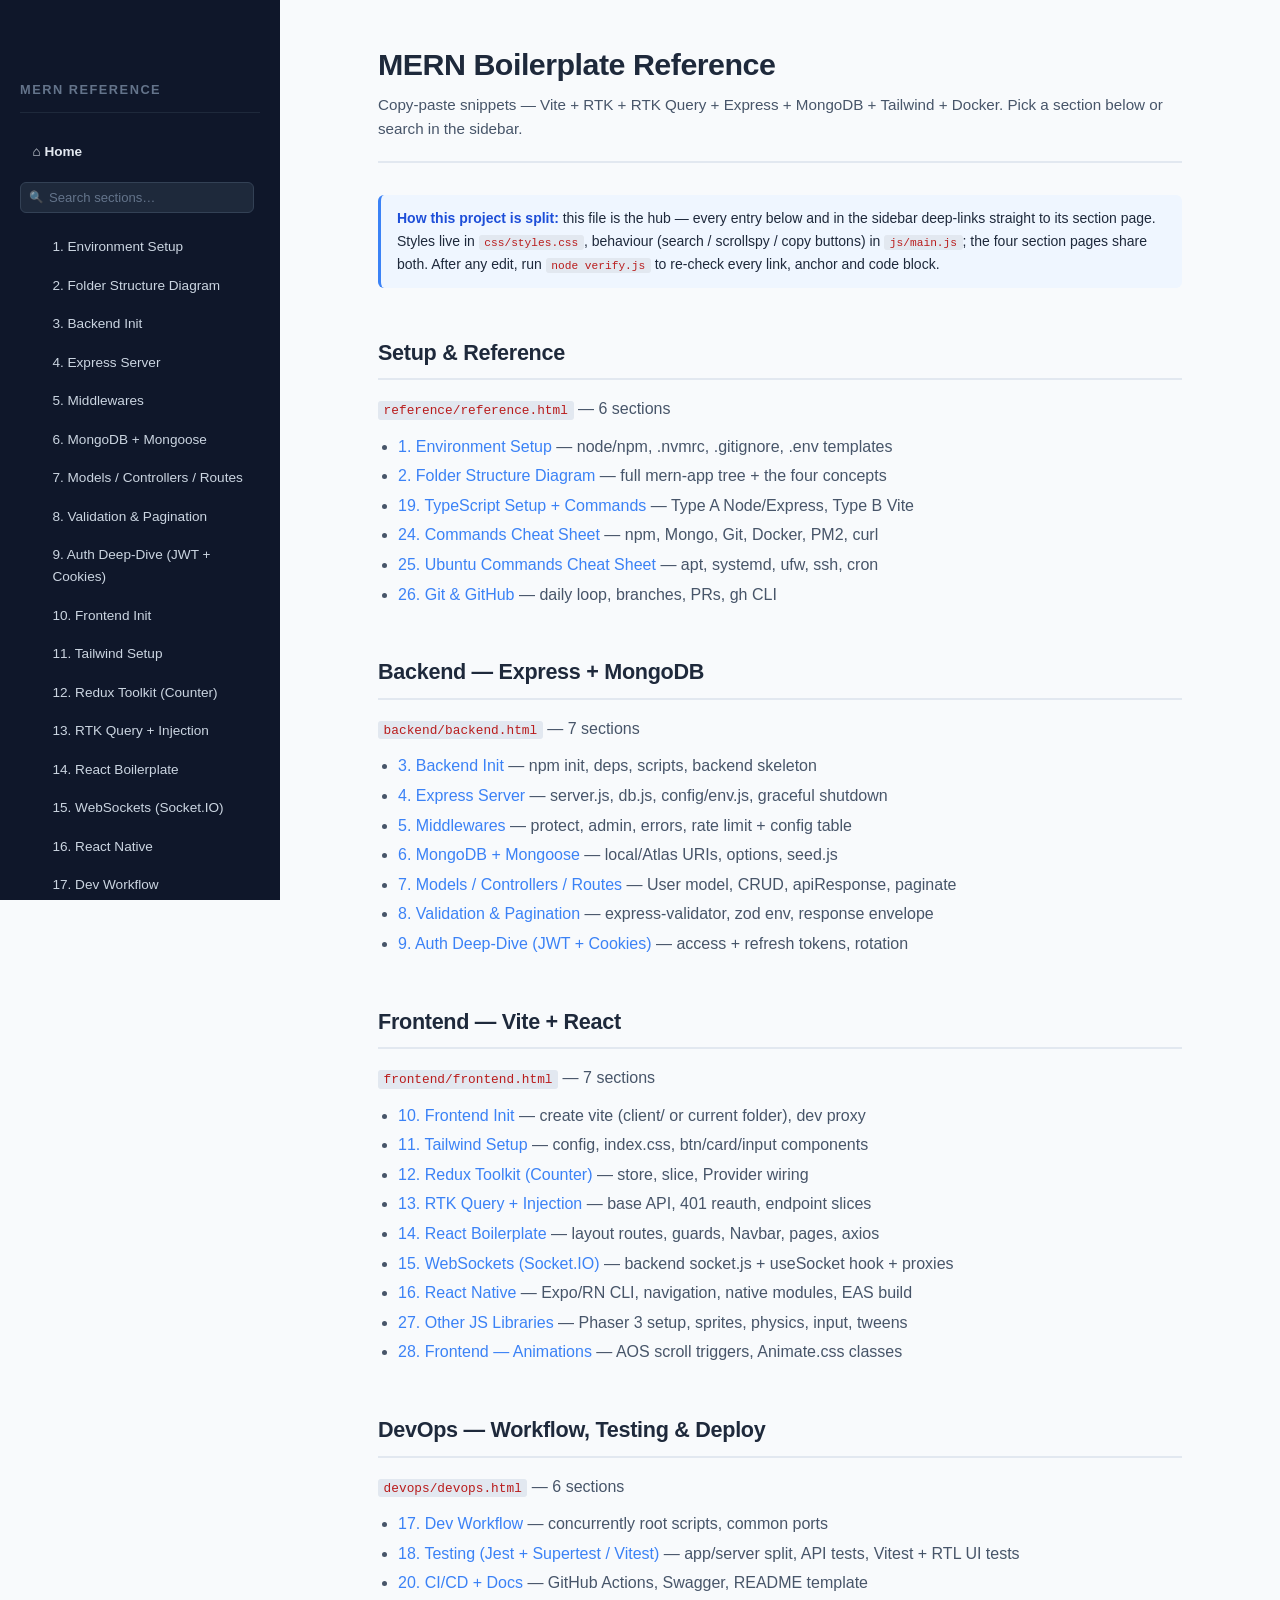
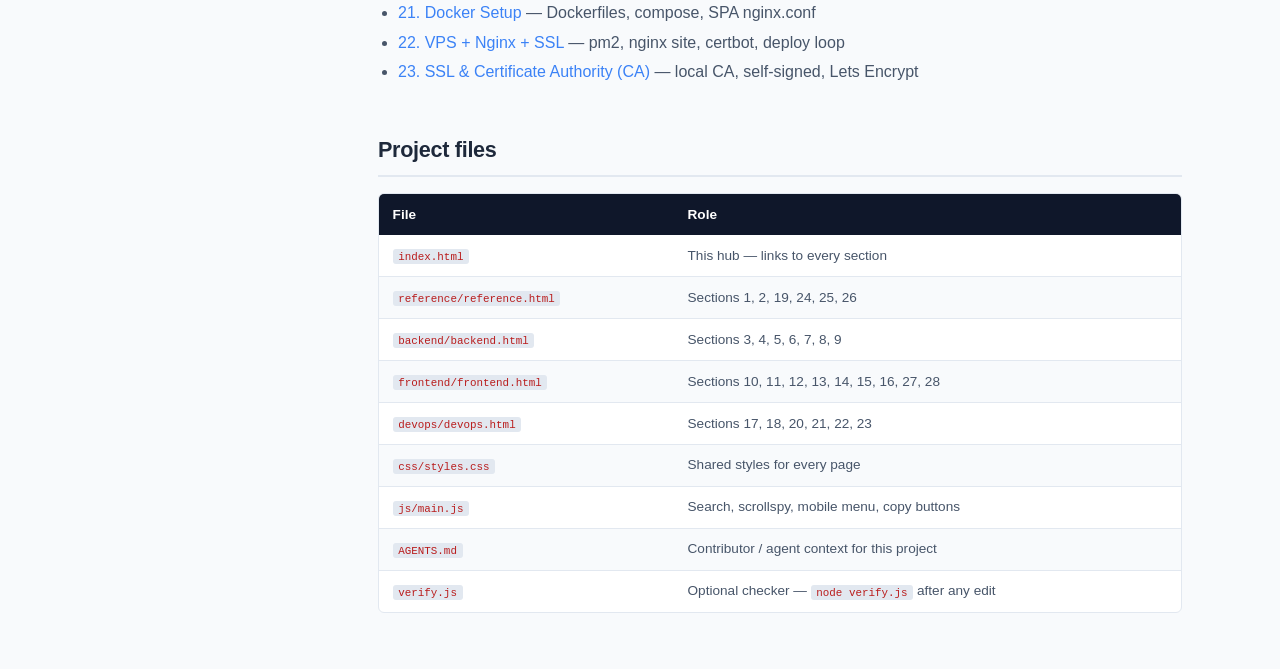
<file: index.html>
<!doctype html>
<html lang="en">
  <head>
    <meta charset="UTF-8" />
    <meta name="viewport" content="width=device-width, initial-scale=1.0" />
    <title>MERN Boilerplate Reference</title>
    <link rel="stylesheet" href="css/styles.css" />
  </head>
  <body>
    <button class="menu-toggle" id="menuToggle" aria-label="Toggle navigation">
      ☰
    </button>
    <div class="overlay" id="overlay"></div>

    <nav class="sidebar" id="sidebar">
      <h2>MERN Reference</h2>
      <p class="sidebar-home-top"><a href="index.html">⌂ Home</a></p>
      <div class="search-wrap">
        <div class="search-field">
          <input
            type="search"
            id="navSearch"
            class="nav-search"
            placeholder="Search sections…"
            autocomplete="off"
            aria-label="Search sections"
          />
        </div>
        <span id="searchCount" class="search-count"></span>
      </div>
      <ul id="navList">
        <li><a href="reference/reference.html#s1">1. Environment Setup</a></li>
        <li><a href="reference/reference.html#s2">2. Folder Structure Diagram</a></li>
        <li><a href="backend/backend.html#s3">3. Backend Init</a></li>
        <li><a href="backend/backend.html#s4">4. Express Server</a></li>
        <li><a href="backend/backend.html#s5">5. Middlewares</a></li>
        <li><a href="backend/backend.html#s6">6. MongoDB + Mongoose</a></li>
        <li><a href="backend/backend.html#s7">7. Models / Controllers / Routes</a></li>
        <li><a href="backend/backend.html#s8">8. Validation &amp; Pagination</a></li>
        <li><a href="backend/backend.html#s9">9. Auth Deep-Dive (JWT + Cookies)</a></li>
        <li><a href="frontend/frontend.html#s10">10. Frontend Init</a></li>
        <li><a href="frontend/frontend.html#s11">11. Tailwind Setup</a></li>
        <li><a href="frontend/frontend.html#s12">12. Redux Toolkit (Counter)</a></li>
        <li><a href="frontend/frontend.html#s13">13. RTK Query + Injection</a></li>
        <li><a href="frontend/frontend.html#s14">14. React Boilerplate</a></li>
        <li><a href="frontend/frontend.html#s15">15. WebSockets (Socket.IO)</a></li>
        <li><a href="frontend/frontend.html#s16">16. React Native</a></li>
        <li><a href="devops/devops.html#s17">17. Dev Workflow</a></li>
        <li>
          <a href="devops/devops.html#s18">18. Testing (Jest + Supertest / Vitest)</a>
          <ul>
            <li><a href="devops/devops.html#s18a">A. API — Jest + Supertest</a></li>
            <li><a href="devops/devops.html#s18b">B. UI — Vitest + RTL</a></li>
          </ul>
        </li>
        <li>
          <a href="reference/reference.html#s19">19. TypeScript Setup + Commands</a>
          <ul>
            <li><a href="reference/reference.html#s19a">A. Node / Express (CommonJS)</a></li>
            <li><a href="reference/reference.html#s19b">B. Vite (React / Vue)</a></li>
          </ul>
        </li>
        <li><a href="devops/devops.html#s20">20. CI/CD + Docs</a></li>
        <li><a href="devops/devops.html#s21">21. Docker Setup</a></li>
        <li><a href="devops/devops.html#s22">22. VPS + Nginx + SSL</a></li>
        <li><a href="devops/devops.html#s23">23. SSL &amp; Certificate Authority (CA)</a></li>
        <li><a href="reference/reference.html#s24">24. Commands Cheat Sheet</a></li>
        <li><a href="reference/reference.html#s25">25. Ubuntu Commands Cheat Sheet</a></li>
        <li><a href="reference/reference.html#s26">26. Git &amp; GitHub</a></li>
        <li><a href="frontend/frontend.html#s27">27. Other JS Libraries</a></li>
        <li><a href="frontend/frontend.html#s28">28. Frontend — Animations</a></li>
      </ul>
      <p id="searchEmpty" class="search-empty" hidden>No sections match.</p>
      <p class="sidebar-home"><a href="index.html">⌂ back to index</a></p>
    </nav>

    <main class="main-content">
      <h1>MERN Boilerplate Reference</h1>
      <p class="subtitle">Copy-paste snippets — Vite + RTK + RTK Query + Express + MongoDB + Tailwind + Docker. Pick a section below or search in the sidebar.</p>

      <div class="callout">
        <strong>How this project is split:</strong> this file is the hub —
        every entry below and in the sidebar deep-links straight to its
        section page. Styles live in <code>css/styles.css</code>, behaviour
        (search / scrollspy / copy buttons) in <code>js/main.js</code>; the
        four section pages share both. After any edit, run
        <code>node verify.js</code> to re-check every link, anchor and code
        block.
      </div>

      <h2>Setup &amp; Reference</h2>
      <p><a href="reference/reference.html"><code>reference/reference.html</code></a> — 6 sections</p>
      <ul>
        <li><a href="reference/reference.html#s1">1. Environment Setup</a> — node/npm, .nvmrc, .gitignore, .env templates</li>
        <li><a href="reference/reference.html#s2">2. Folder Structure Diagram</a> — full mern-app tree + the four concepts</li>
        <li><a href="reference/reference.html#s19">19. TypeScript Setup + Commands</a> — Type A Node/Express, Type B Vite</li>
        <li><a href="reference/reference.html#s24">24. Commands Cheat Sheet</a> — npm, Mongo, Git, Docker, PM2, curl</li>
        <li><a href="reference/reference.html#s25">25. Ubuntu Commands Cheat Sheet</a> — apt, systemd, ufw, ssh, cron</li>
        <li><a href="reference/reference.html#s26">26. Git &amp; GitHub</a> — daily loop, branches, PRs, gh CLI</li>
      </ul>

      <h2>Backend — Express + MongoDB</h2>
      <p><a href="backend/backend.html"><code>backend/backend.html</code></a> — 7 sections</p>
      <ul>
        <li><a href="backend/backend.html#s3">3. Backend Init</a> — npm init, deps, scripts, backend skeleton</li>
        <li><a href="backend/backend.html#s4">4. Express Server</a> — server.js, db.js, config/env.js, graceful shutdown</li>
        <li><a href="backend/backend.html#s5">5. Middlewares</a> — protect, admin, errors, rate limit + config table</li>
        <li><a href="backend/backend.html#s6">6. MongoDB + Mongoose</a> — local/Atlas URIs, options, seed.js</li>
        <li><a href="backend/backend.html#s7">7. Models / Controllers / Routes</a> — User model, CRUD, apiResponse, paginate</li>
        <li><a href="backend/backend.html#s8">8. Validation &amp; Pagination</a> — express-validator, zod env, response envelope</li>
        <li><a href="backend/backend.html#s9">9. Auth Deep-Dive (JWT + Cookies)</a> — access + refresh tokens, rotation</li>
      </ul>

      <h2>Frontend — Vite + React</h2>
      <p><a href="frontend/frontend.html"><code>frontend/frontend.html</code></a> — 7 sections</p>
      <ul>
        <li><a href="frontend/frontend.html#s10">10. Frontend Init</a> — create vite (client/ or current folder), dev proxy</li>
        <li><a href="frontend/frontend.html#s11">11. Tailwind Setup</a> — config, index.css, btn/card/input components</li>
        <li><a href="frontend/frontend.html#s12">12. Redux Toolkit (Counter)</a> — store, slice, Provider wiring</li>
        <li><a href="frontend/frontend.html#s13">13. RTK Query + Injection</a> — base API, 401 reauth, endpoint slices</li>
        <li><a href="frontend/frontend.html#s14">14. React Boilerplate</a> — layout routes, guards, Navbar, pages, axios</li>
        <li><a href="frontend/frontend.html#s15">15. WebSockets (Socket.IO)</a> — backend socket.js + useSocket hook + proxies</li>
        <li><a href="frontend/frontend.html#s16">16. React Native</a> — Expo/RN CLI, navigation, native modules, EAS build</li>
        <li><a href="frontend/frontend.html#s27">27. Other JS Libraries</a> — Phaser 3 setup, sprites, physics, input, tweens</li>
        <li><a href="frontend/frontend.html#s28">28. Frontend — Animations</a> — AOS scroll triggers, Animate.css classes</li>
      </ul>

      <h2>DevOps — Workflow, Testing &amp; Deploy</h2>
      <p><a href="devops/devops.html"><code>devops/devops.html</code></a> — 6 sections</p>
      <ul>
        <li><a href="devops/devops.html#s17">17. Dev Workflow</a> — concurrently root scripts, common ports</li>
        <li><a href="devops/devops.html#s18">18. Testing (Jest + Supertest / Vitest)</a> — app/server split, API tests, Vitest + RTL UI tests</li>
        <li><a href="devops/devops.html#s20">20. CI/CD + Docs</a> — GitHub Actions, Swagger, README template</li>
        <li><a href="devops/devops.html#s21">21. Docker Setup</a> — Dockerfiles, compose, SPA nginx.conf</li>
        <li><a href="devops/devops.html#s22">22. VPS + Nginx + SSL</a> — pm2, nginx site, certbot, deploy loop</li>
        <li><a href="devops/devops.html#s23">23. SSL &amp; Certificate Authority (CA)</a> — local CA, self-signed, Lets Encrypt</li>
      </ul>

      <h2>Project files</h2>
      <div class="table-wrapper">
        <table>
          <thead><tr><th>File</th><th>Role</th></tr></thead>
          <tbody>
            <tr><td><code>index.html</code></td><td>This hub — links to every section</td></tr>
            <tr><td><a href="reference/reference.html"><code>reference/reference.html</code></a></td><td>Sections 1, 2, 19, 24, 25, 26</td></tr>
            <tr><td><a href="backend/backend.html"><code>backend/backend.html</code></a></td><td>Sections 3, 4, 5, 6, 7, 8, 9</td></tr>
            <tr><td><a href="frontend/frontend.html"><code>frontend/frontend.html</code></a></td><td>Sections 10, 11, 12, 13, 14, 15, 16, 27, 28</td></tr>
            <tr><td><a href="devops/devops.html"><code>devops/devops.html</code></a></td><td>Sections 17, 18, 20, 21, 22, 23</td></tr>
            <tr><td><a href="css/styles.css"><code>css/styles.css</code></a></td><td>Shared styles for every page</td></tr>
            <tr><td><a href="js/main.js"><code>js/main.js</code></a></td><td>Search, scrollspy, mobile menu, copy buttons</td></tr>
            <tr><td><a href="AGENTS.md"><code>AGENTS.md</code></a></td><td>Contributor / agent context for this project</td></tr>
            <tr><td><a href="verify.js"><code>verify.js</code></a></td><td>Optional checker — <code>node verify.js</code> after any edit</td></tr>
          </tbody>
        </table>
      </div>
    </main>

    <script src="js/main.js"></script>
  </body>
</html>
</file>
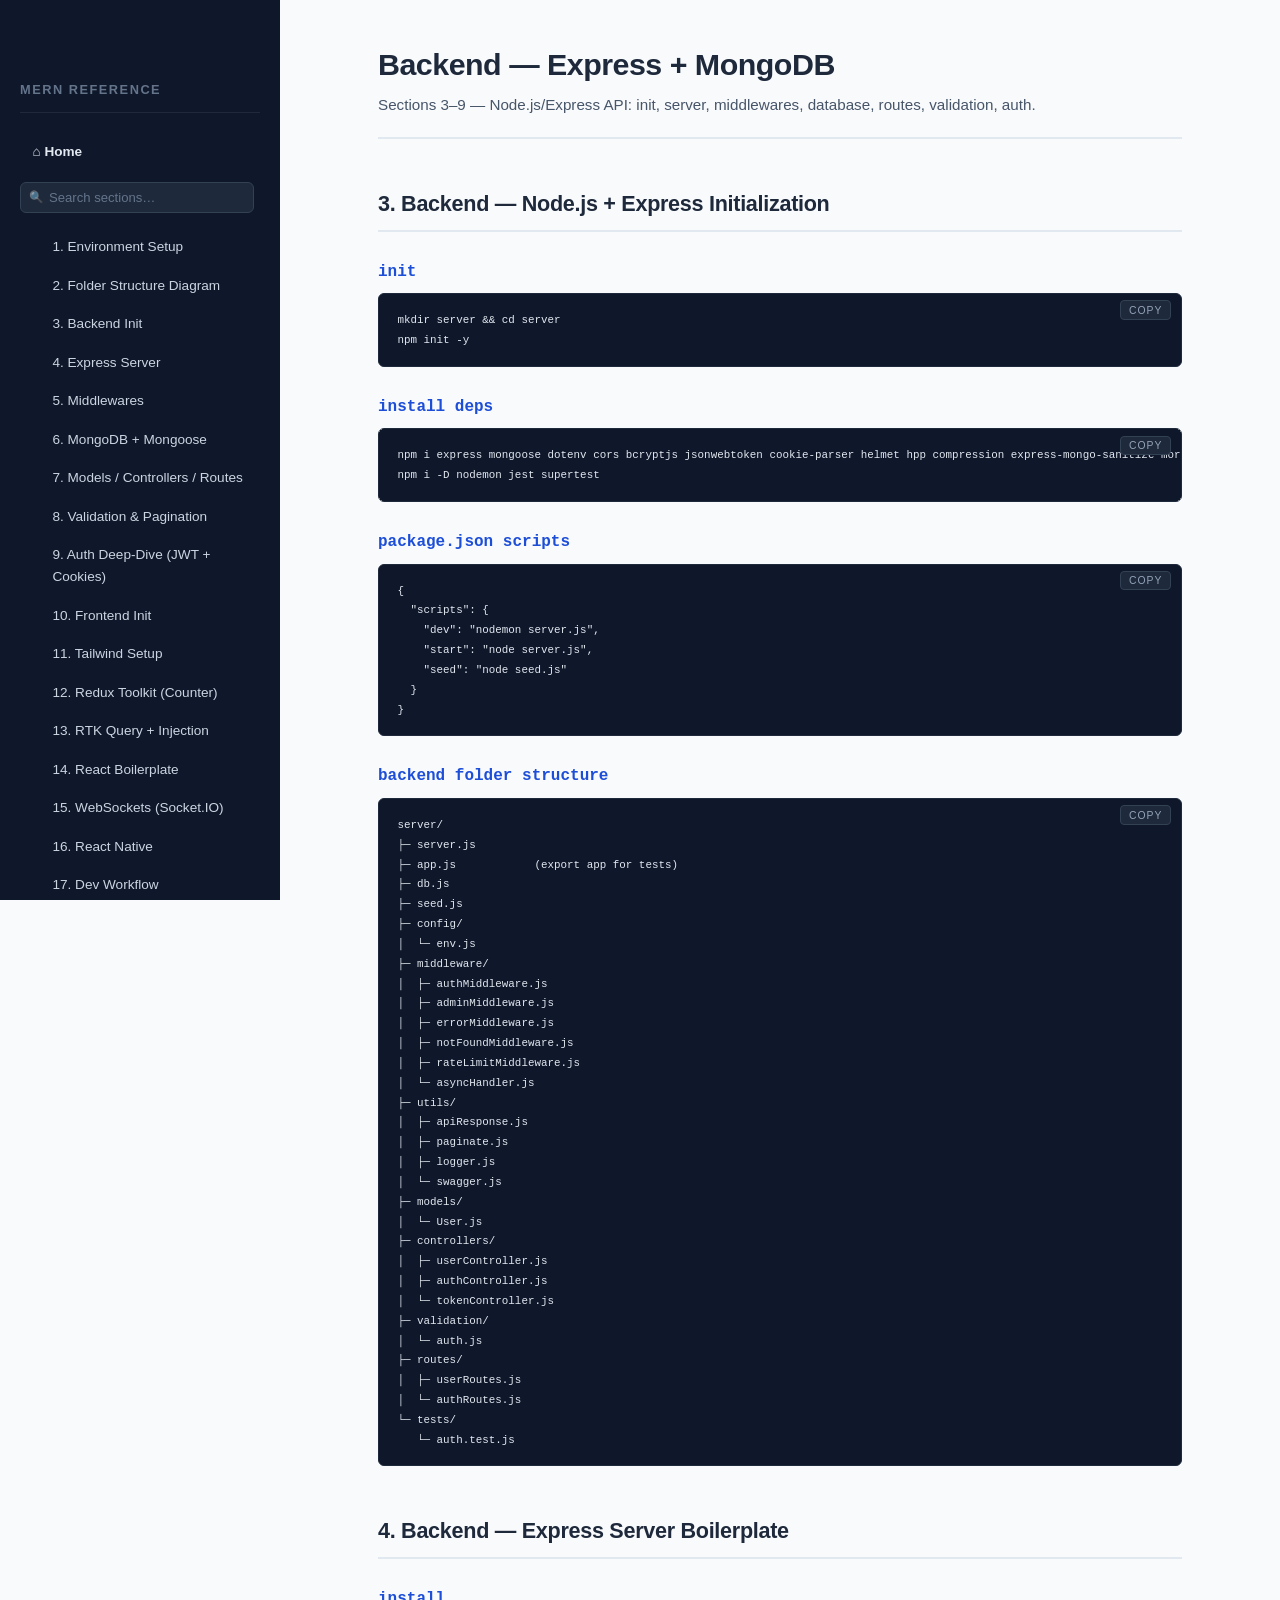
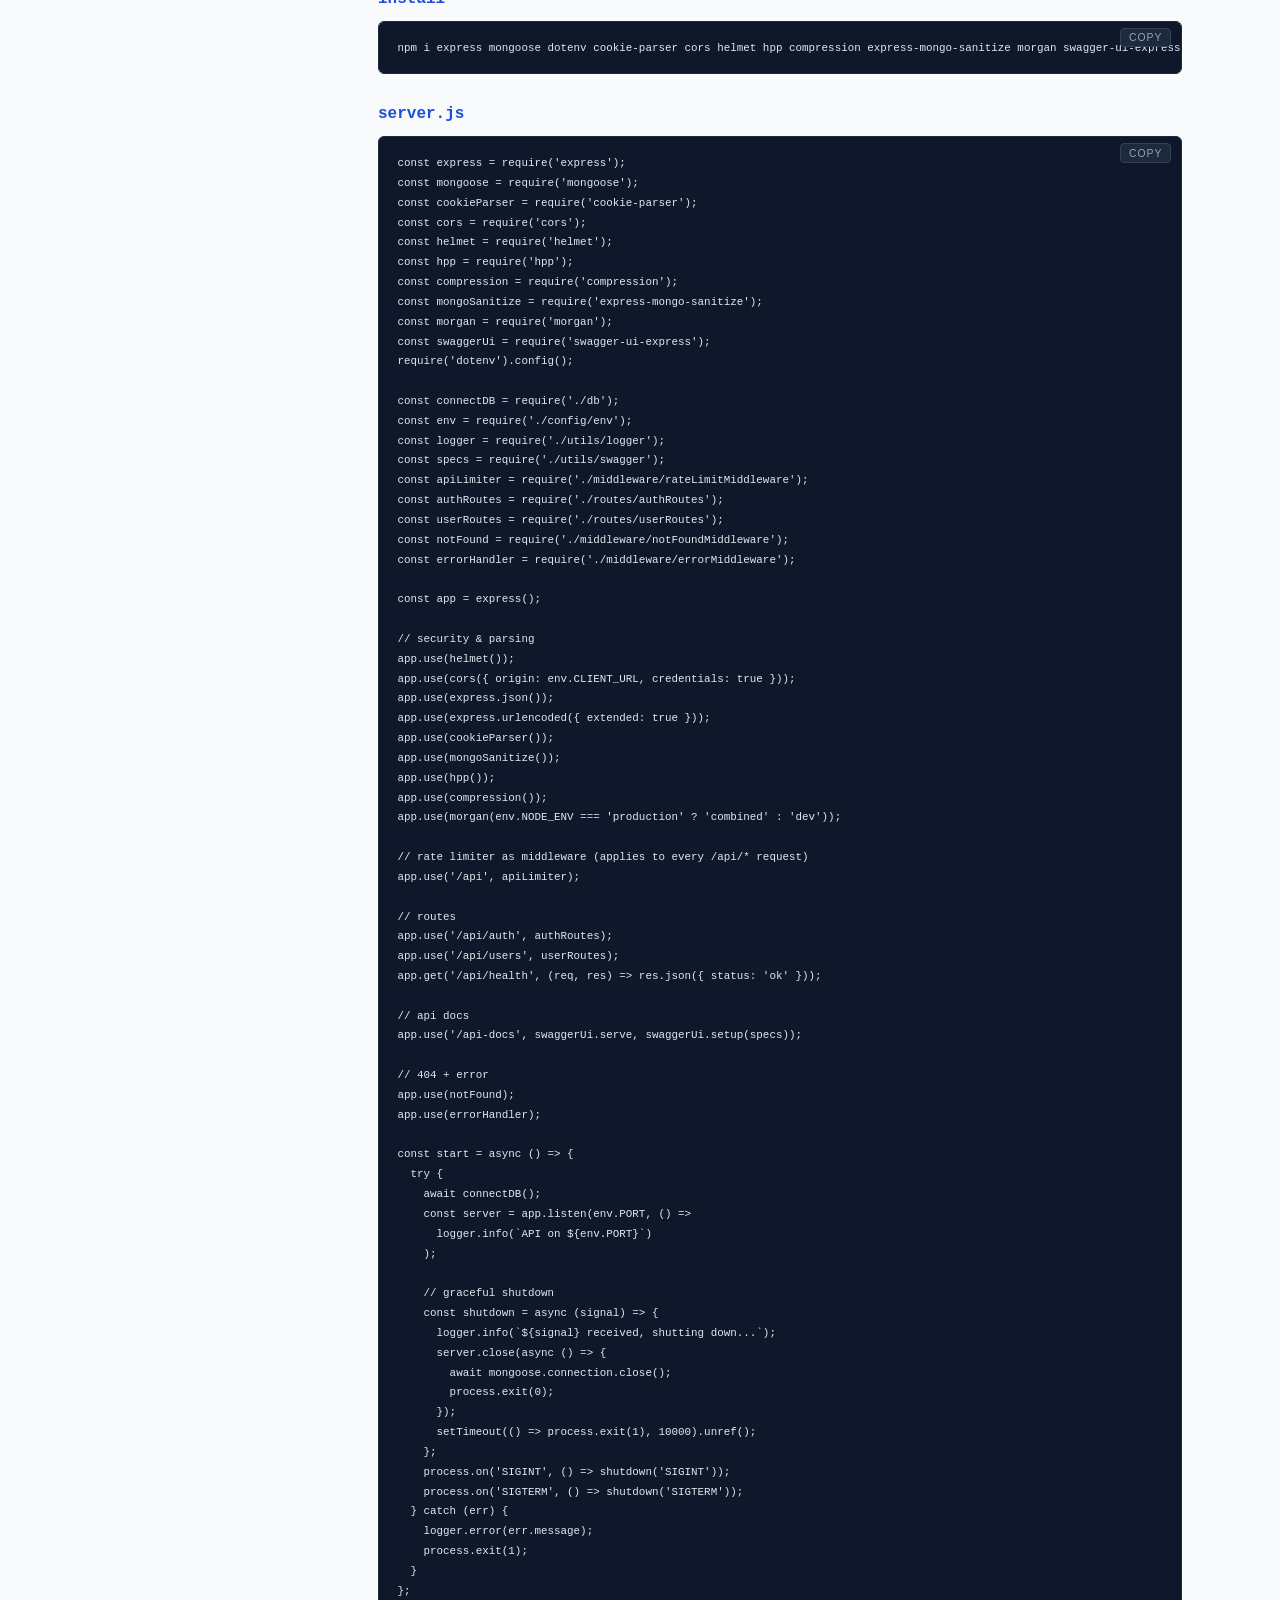
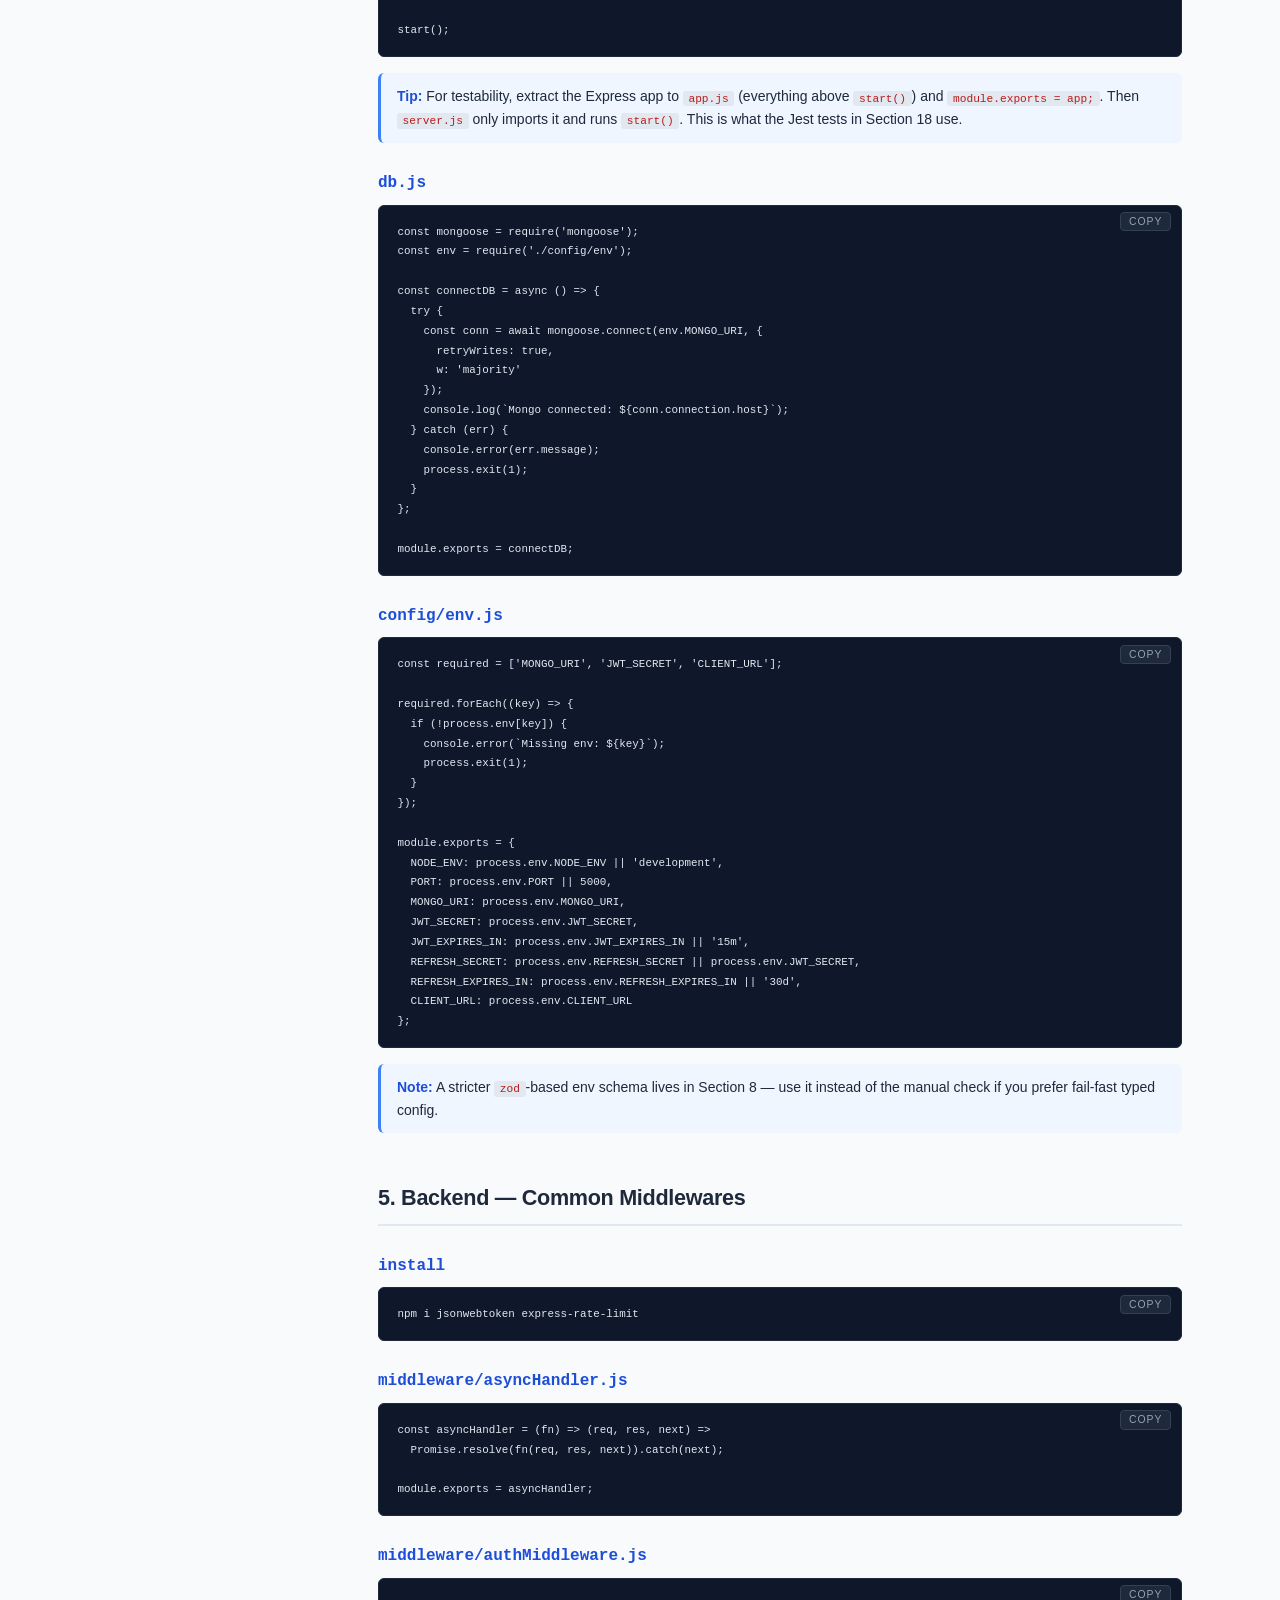
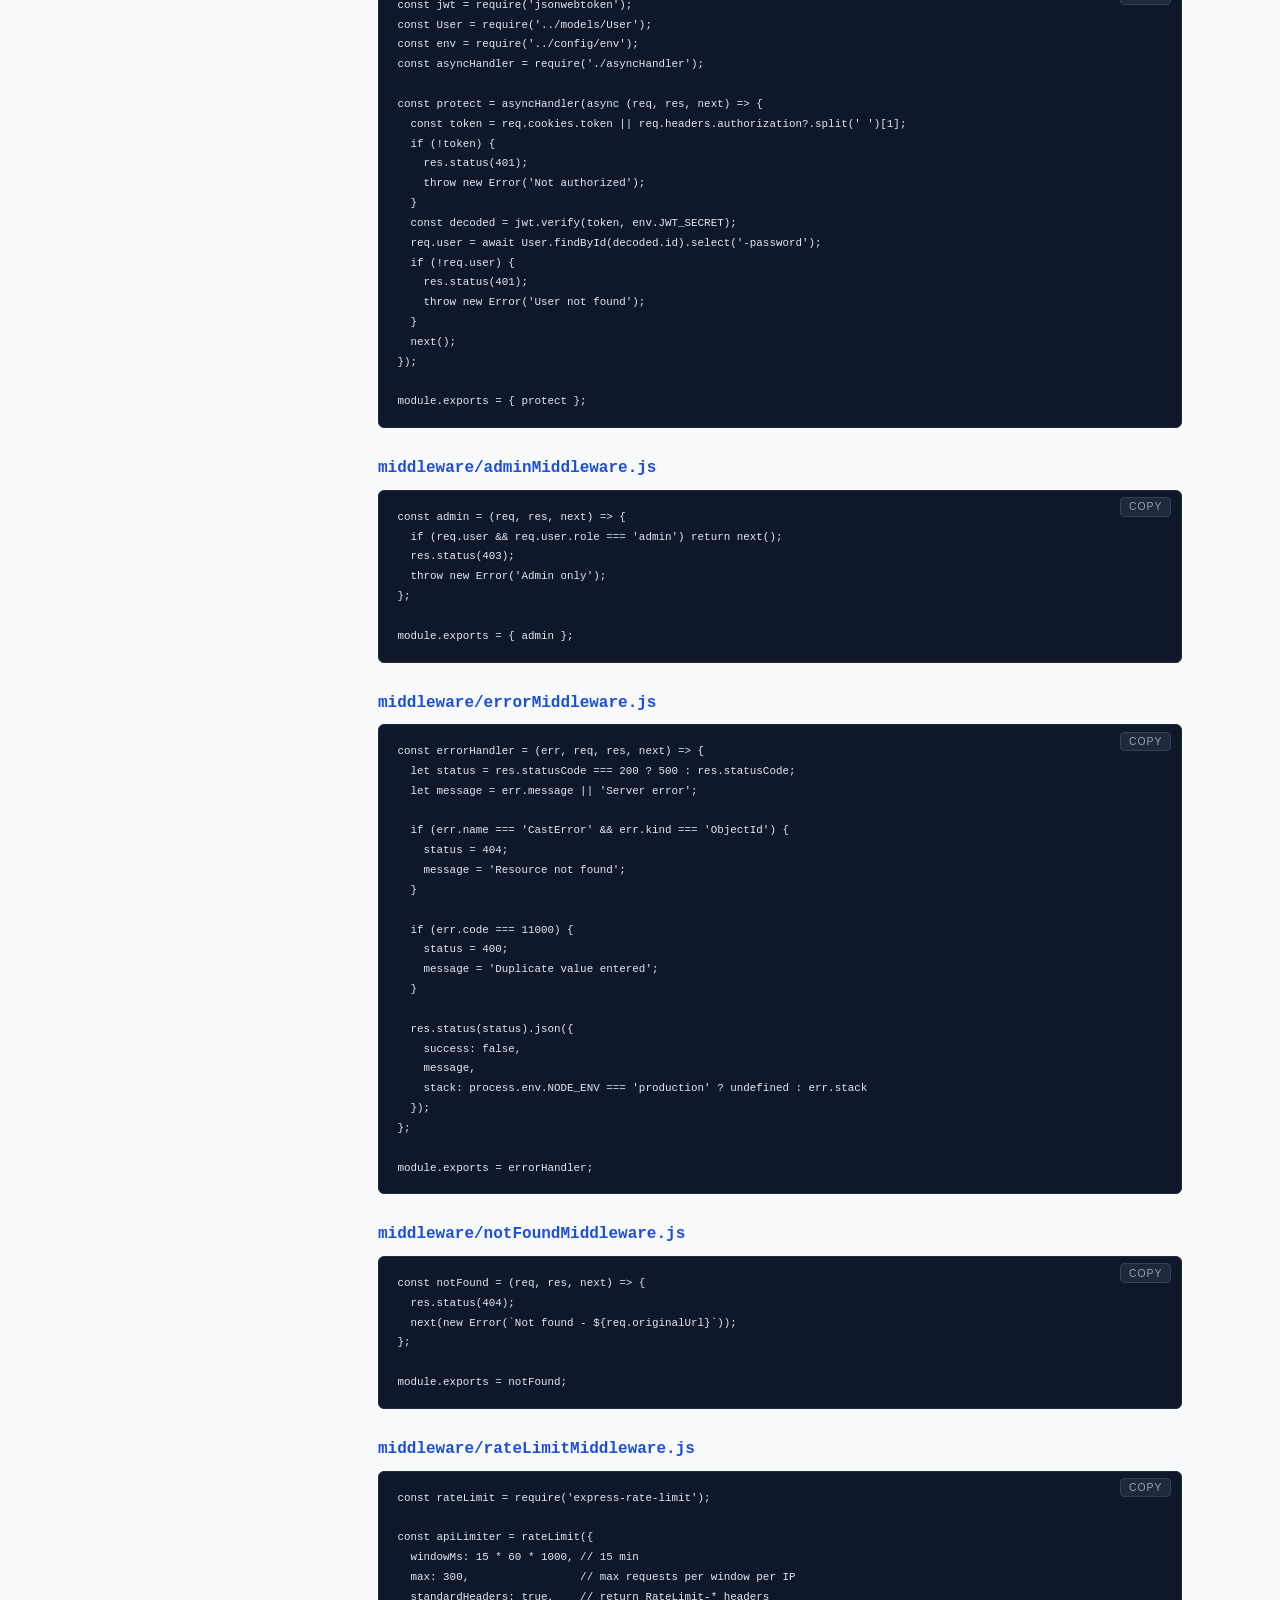
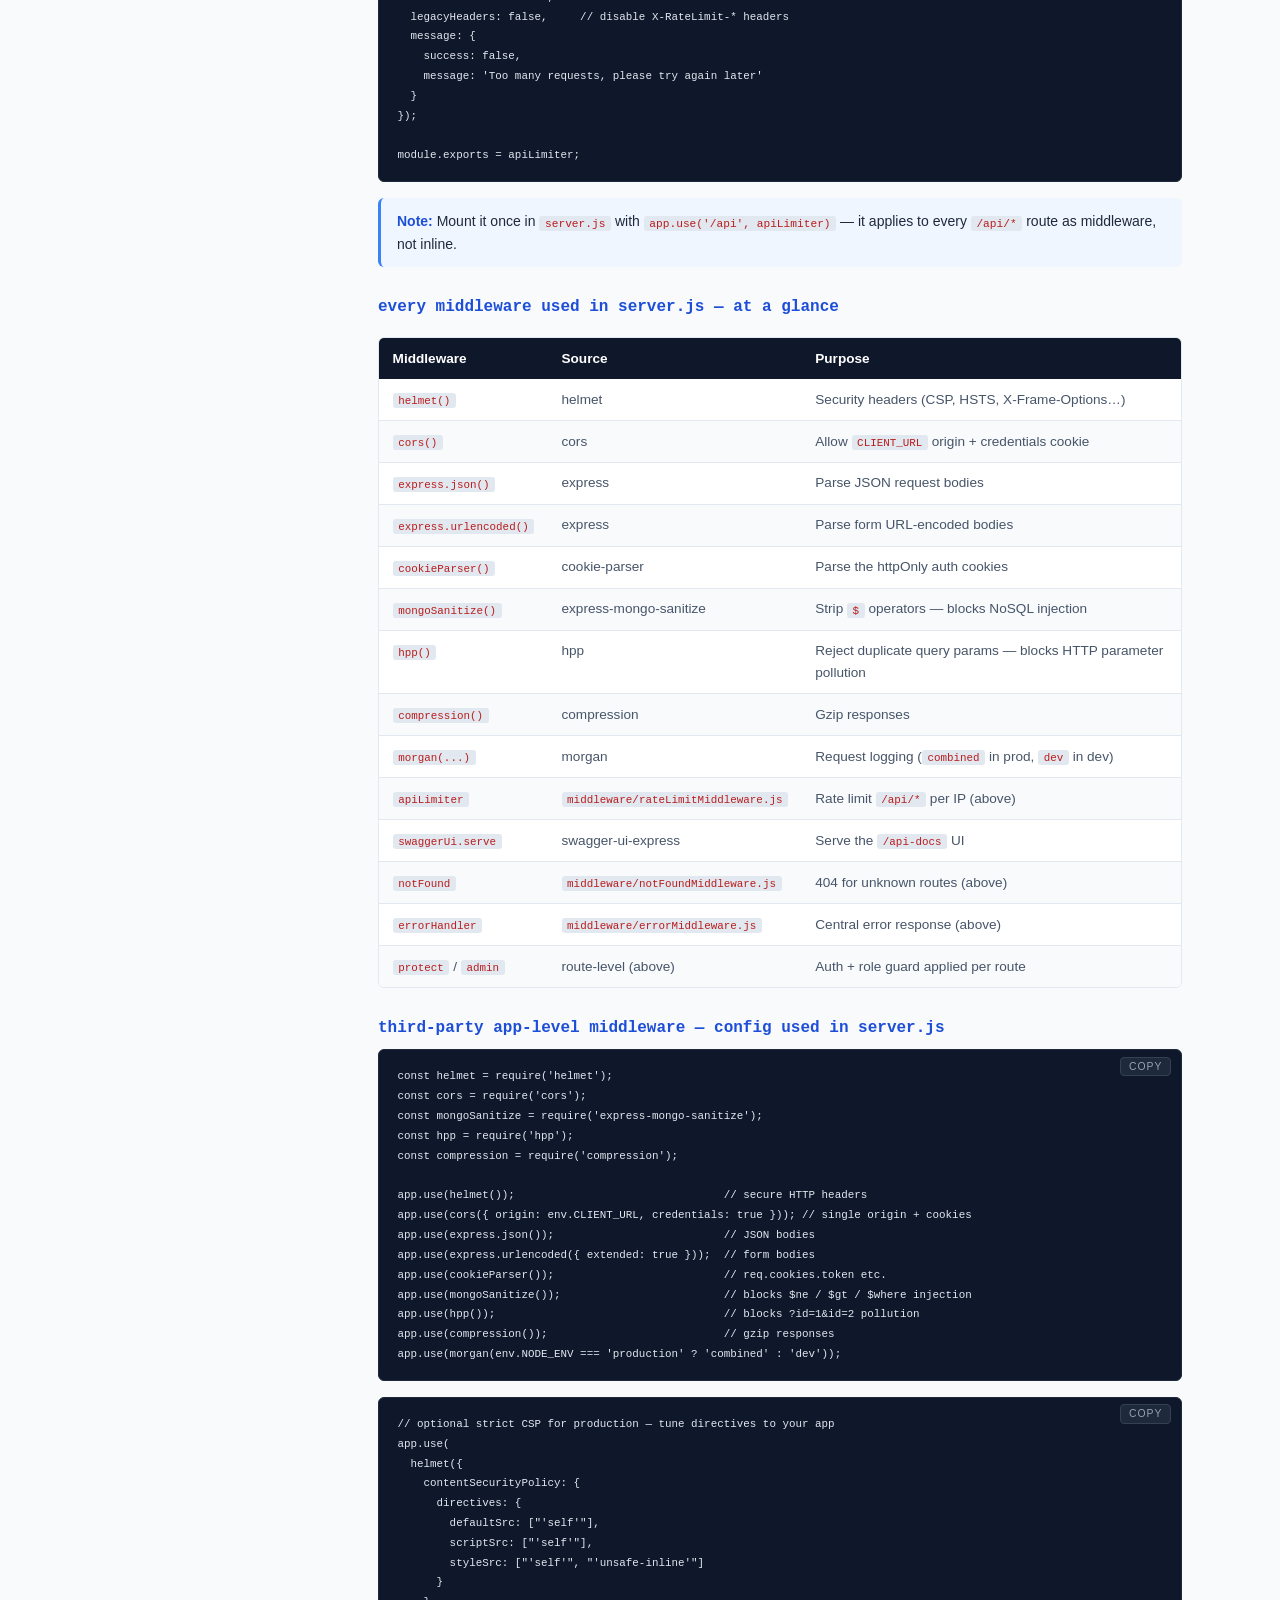
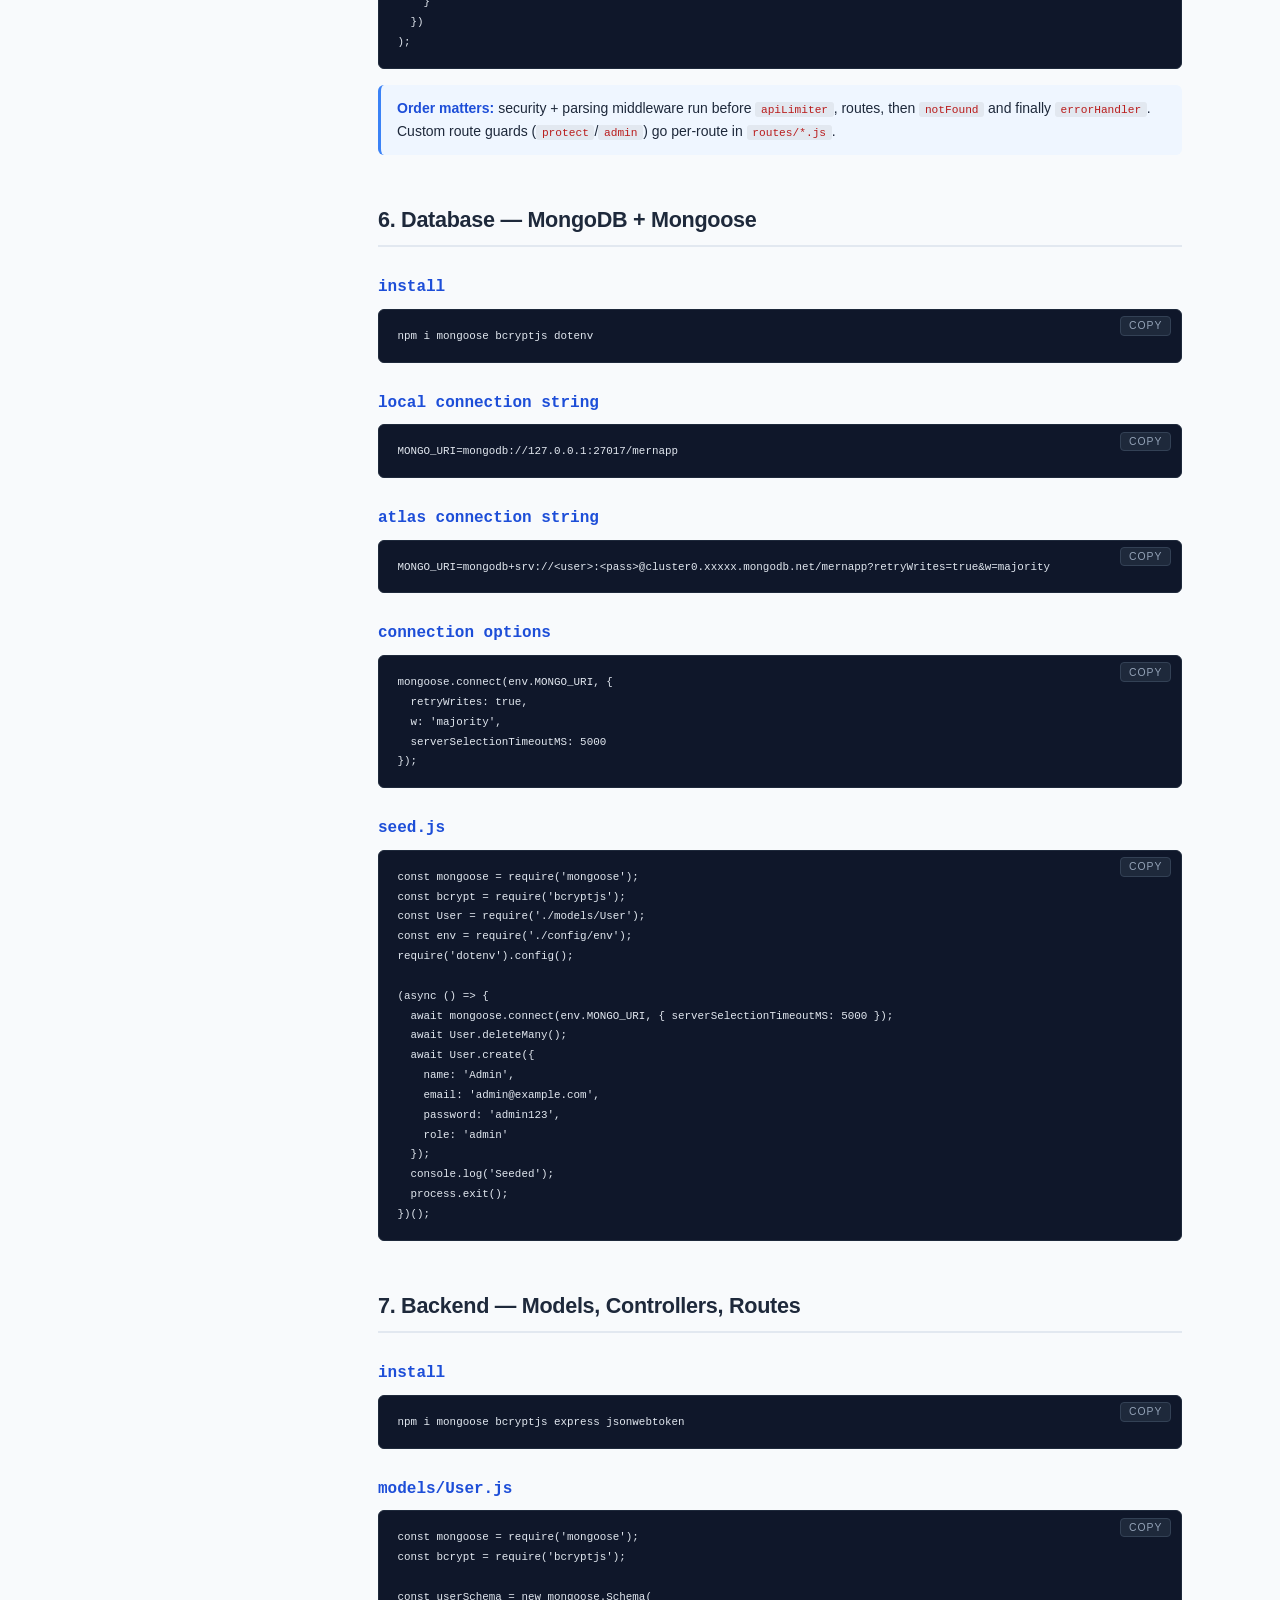
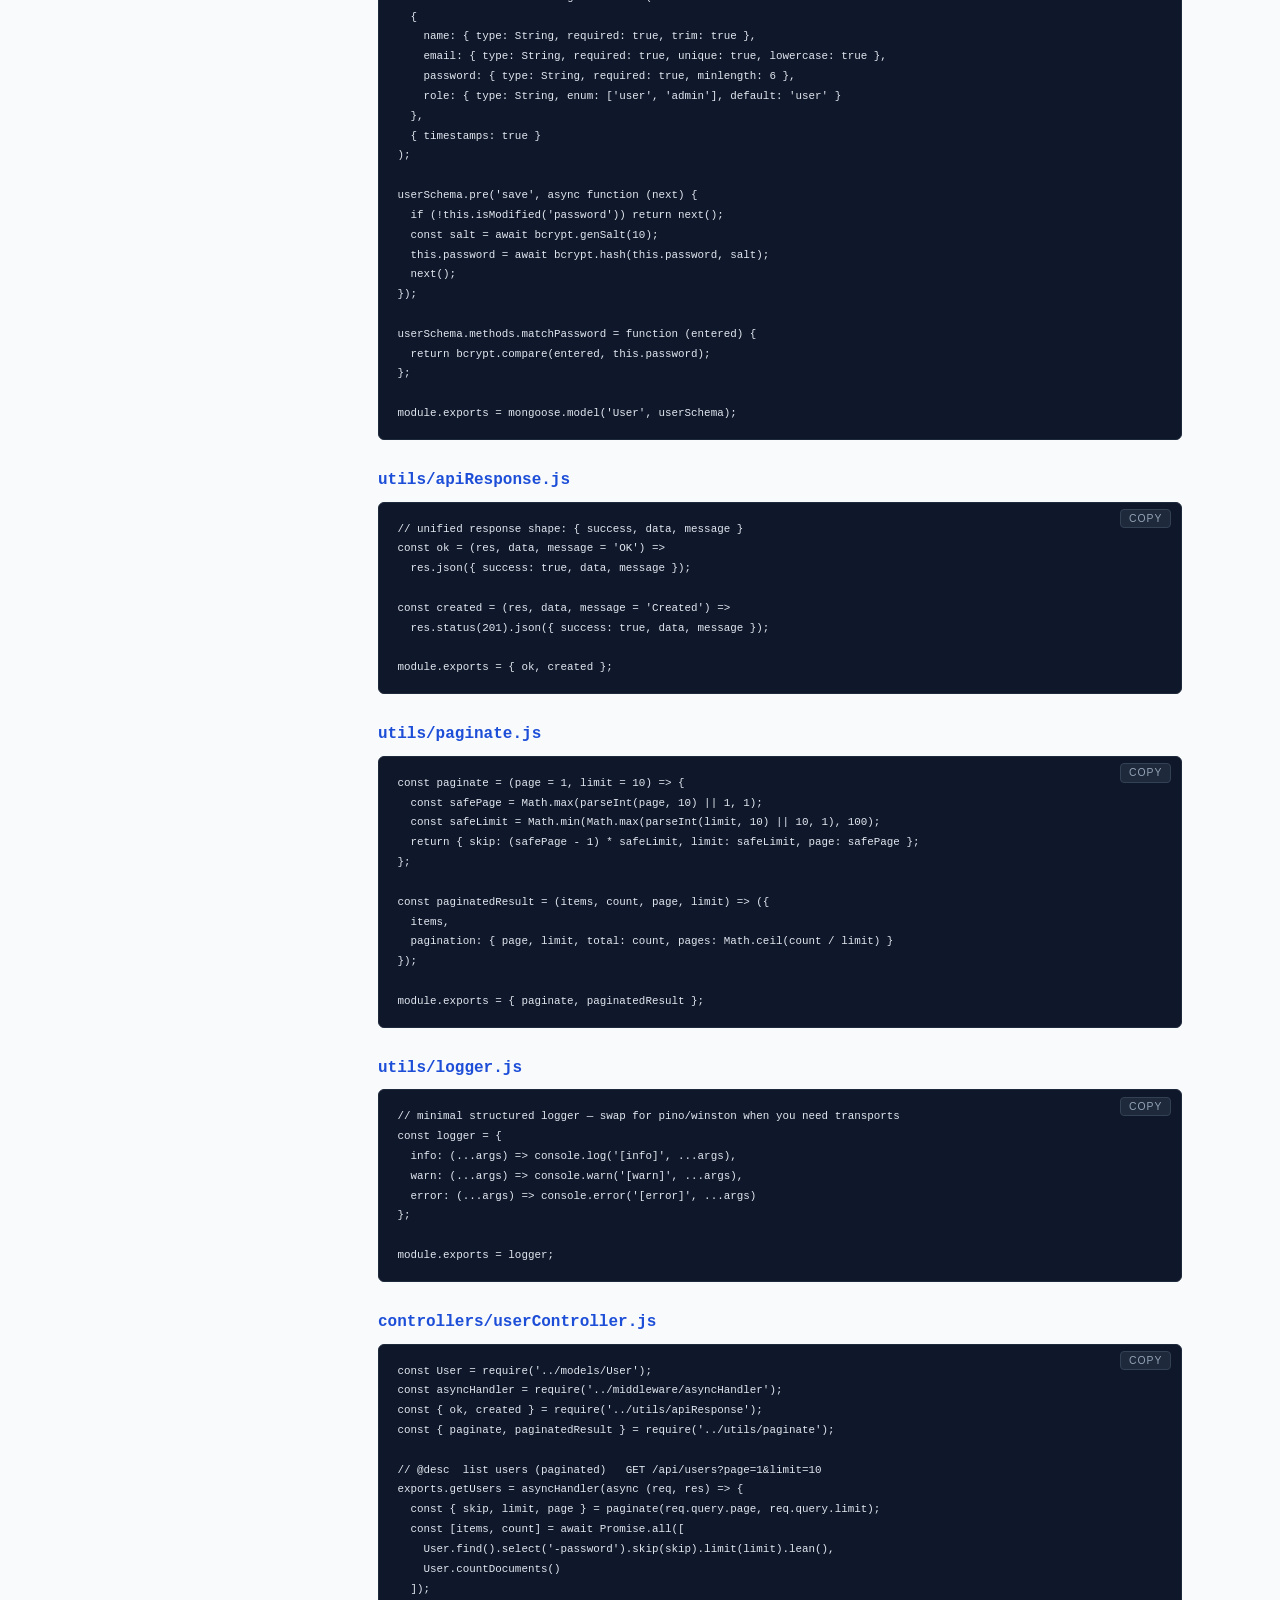
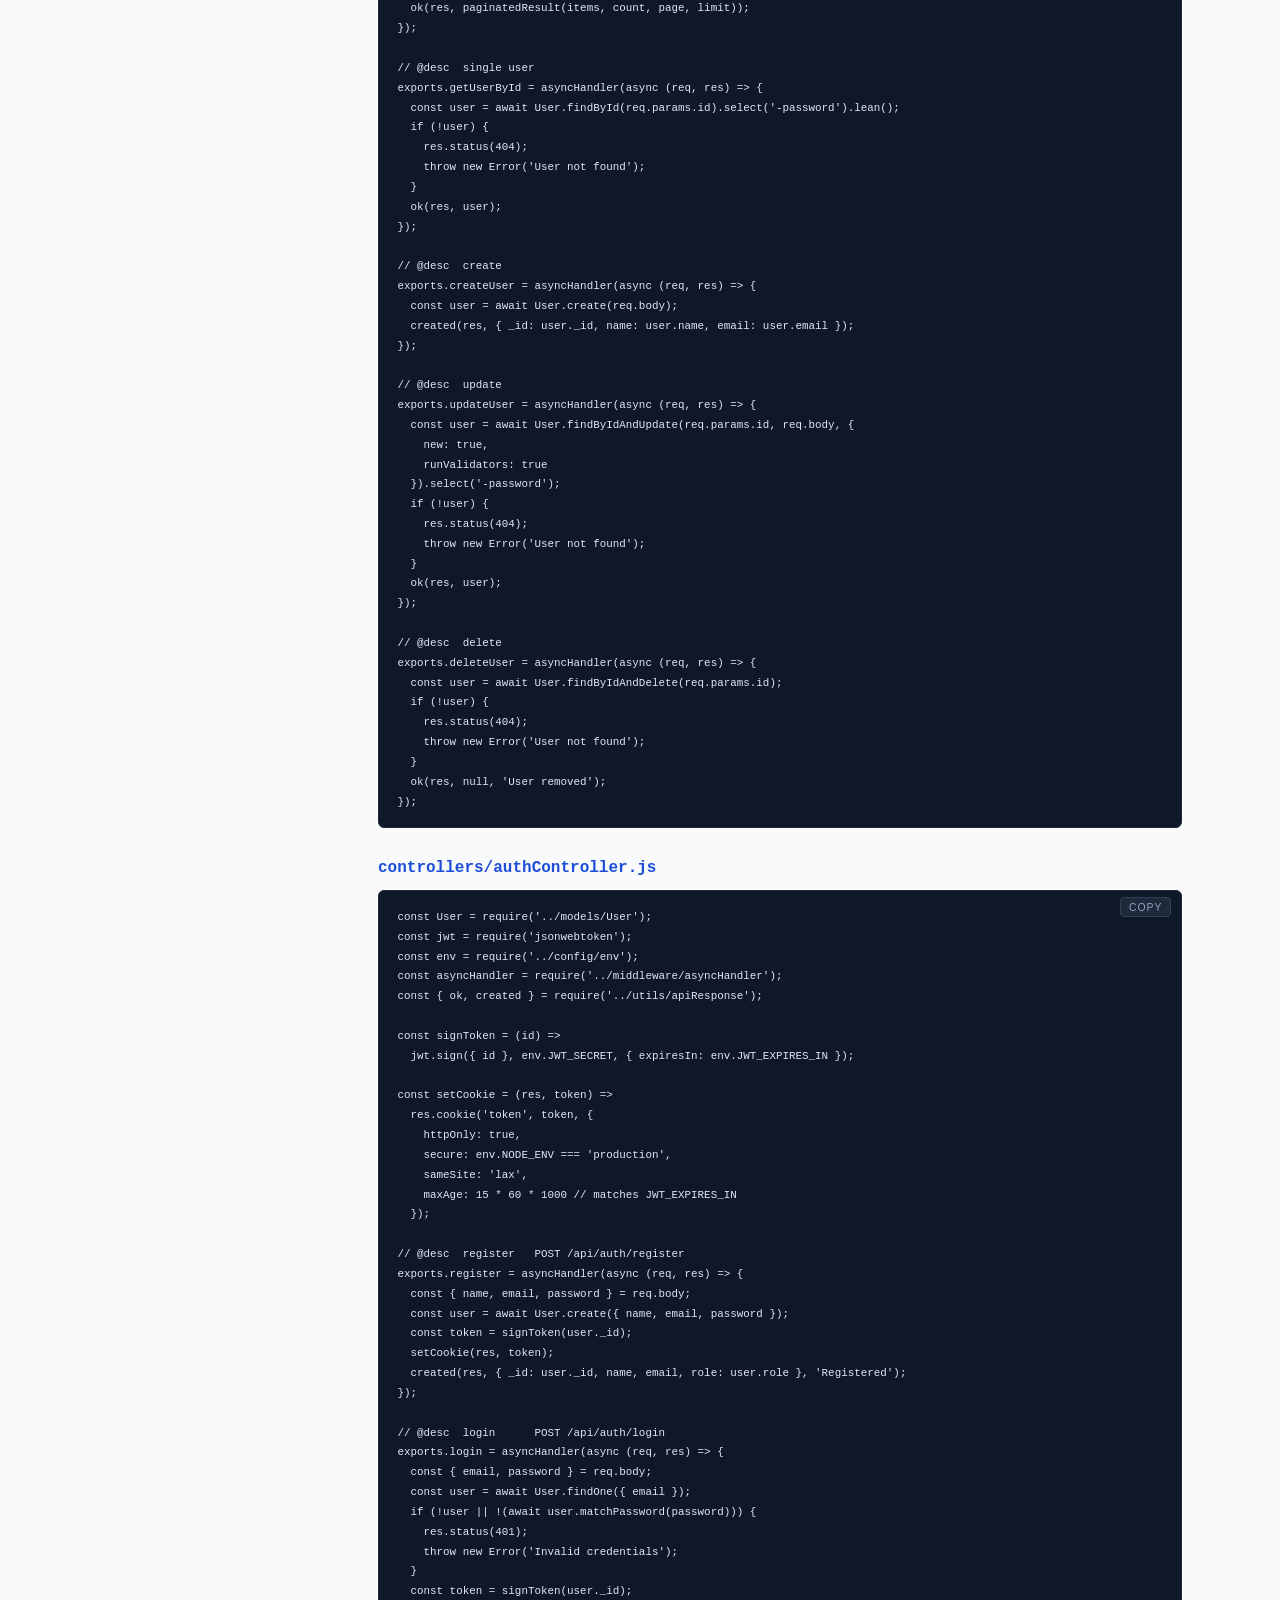
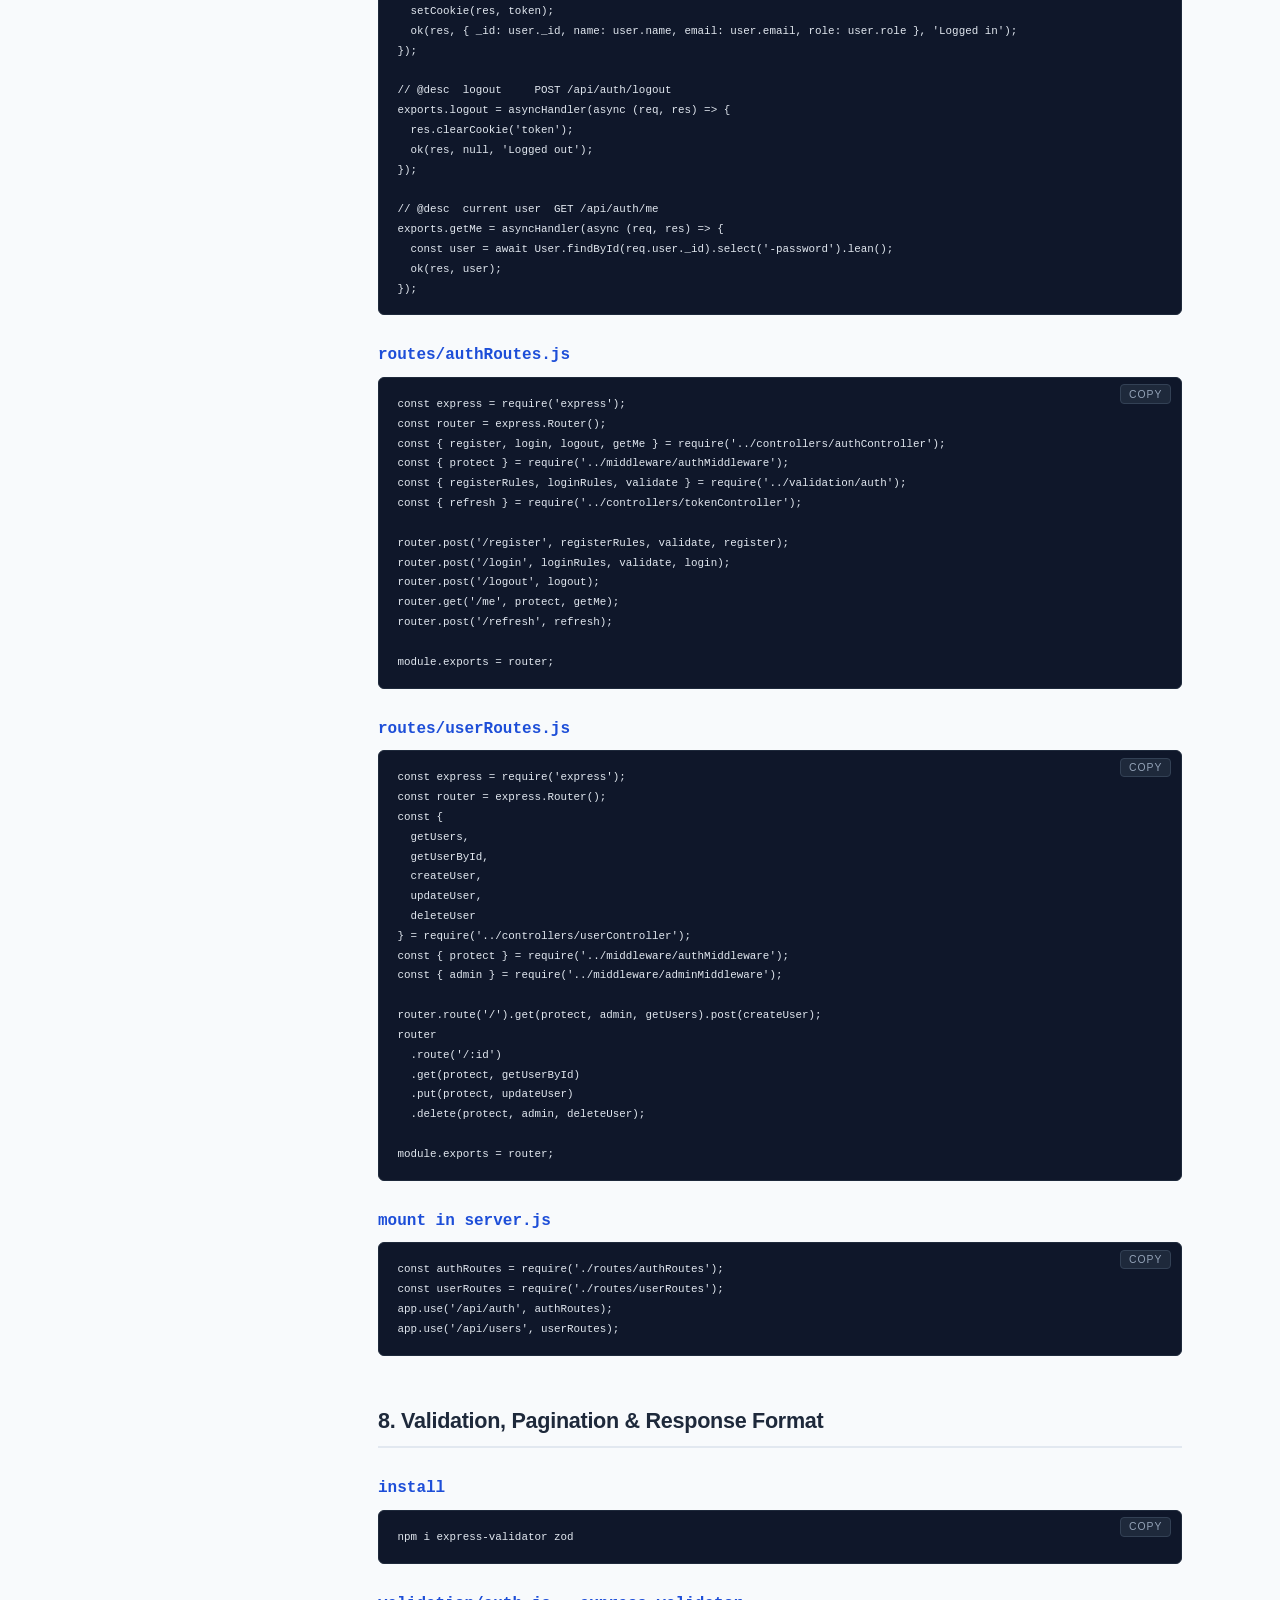
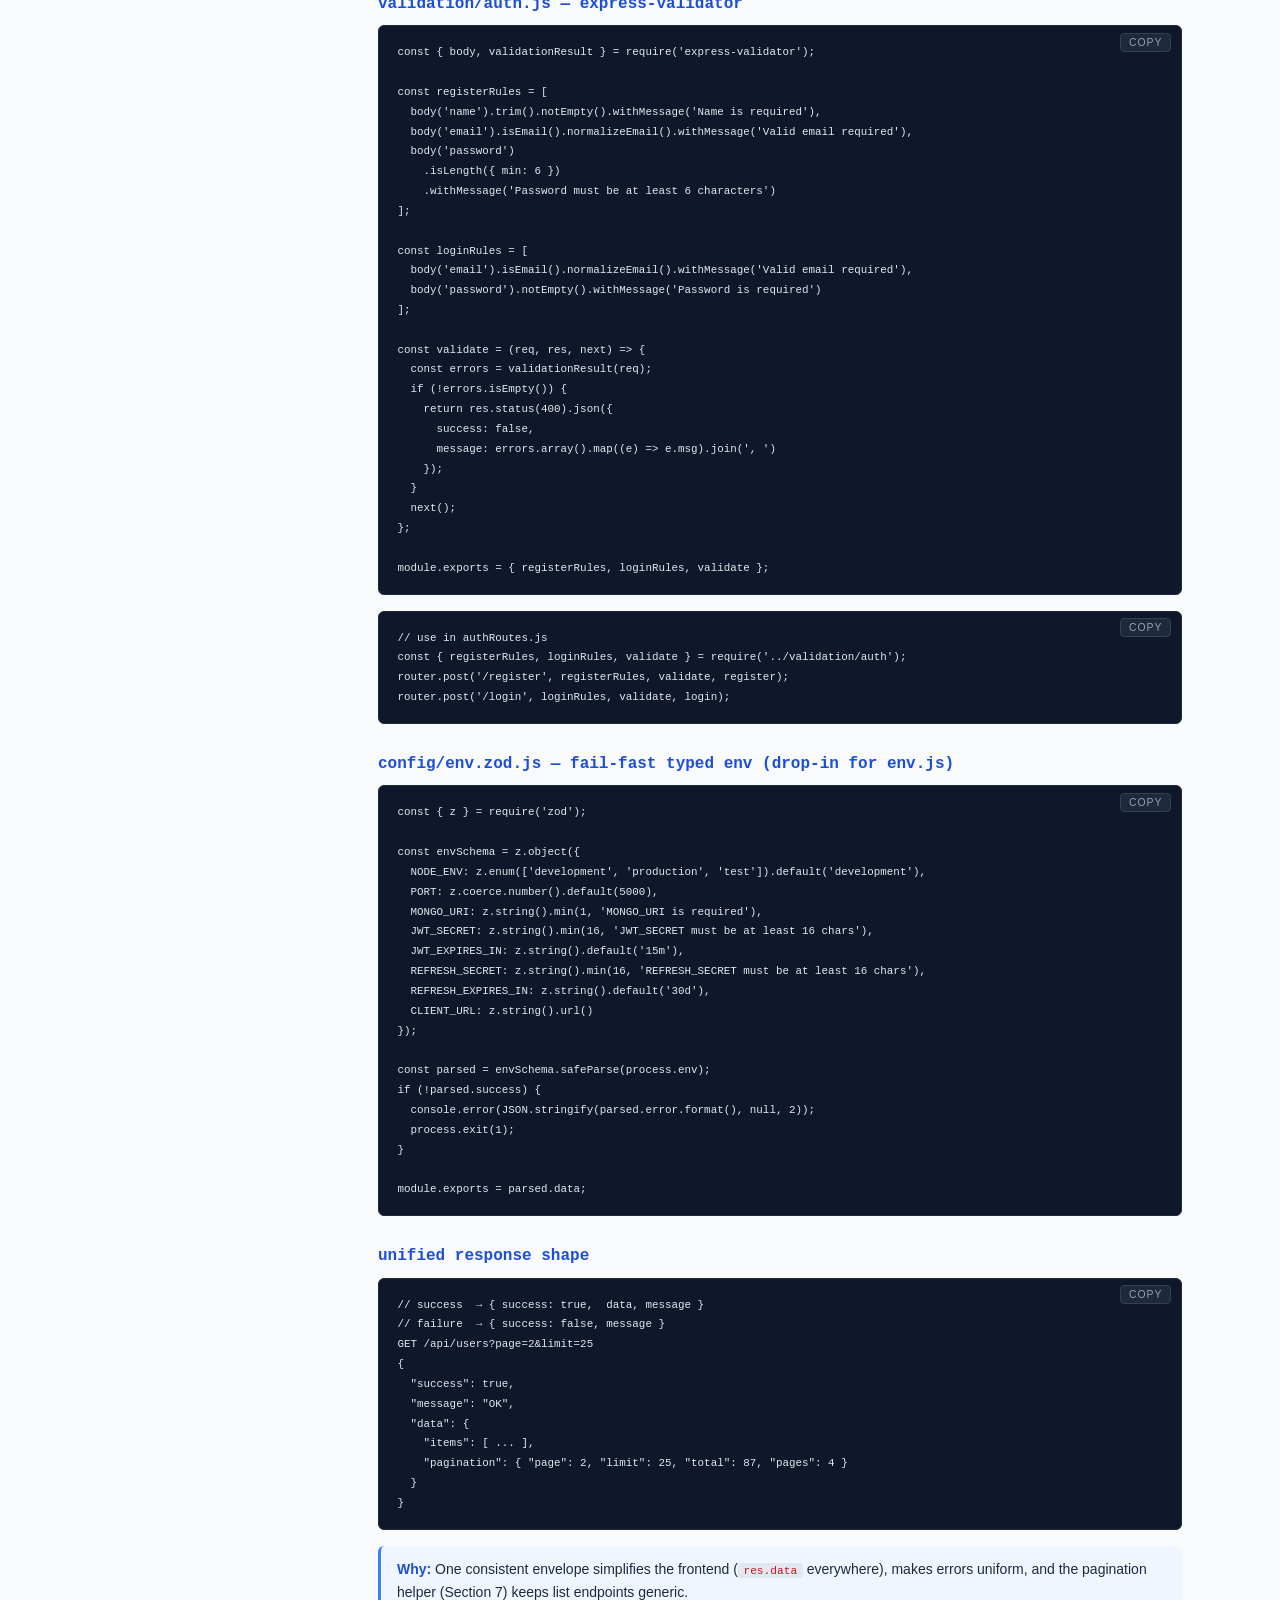
<file: backend/backend.html>
<!doctype html>
<html lang="en">
  <head>
    <meta charset="UTF-8" />
    <meta name="viewport" content="width=device-width, initial-scale=1.0" />
    <title>MERN Reference — Backend</title>
    <link rel="stylesheet" href="../css/styles.css" />
  </head>
  <body>
    <button class="menu-toggle" id="menuToggle" aria-label="Toggle navigation">
      ☰
    </button>
    <div class="overlay" id="overlay"></div>

    <nav class="sidebar" id="sidebar">
      <h2>MERN Reference</h2>
      <p class="sidebar-home-top"><a href="../index.html">⌂ Home</a></p>
      <div class="search-wrap">
        <div class="search-field">
          <input
            type="search"
            id="navSearch"
            class="nav-search"
            placeholder="Search sections…"
            autocomplete="off"
            aria-label="Search sections"
          />
        </div>
        <span id="searchCount" class="search-count"></span>
      </div>
      <ul id="navList">
        <li><a href="../reference/reference.html#s1">1. Environment Setup</a></li>
        <li><a href="../reference/reference.html#s2">2. Folder Structure Diagram</a></li>
        <li><a href="../backend/backend.html#s3">3. Backend Init</a></li>
        <li><a href="../backend/backend.html#s4">4. Express Server</a></li>
        <li><a href="../backend/backend.html#s5">5. Middlewares</a></li>
        <li><a href="../backend/backend.html#s6">6. MongoDB + Mongoose</a></li>
        <li><a href="../backend/backend.html#s7">7. Models / Controllers / Routes</a></li>
        <li><a href="../backend/backend.html#s8">8. Validation &amp; Pagination</a></li>
        <li><a href="../backend/backend.html#s9">9. Auth Deep-Dive (JWT + Cookies)</a></li>
        <li><a href="../frontend/frontend.html#s10">10. Frontend Init</a></li>
        <li><a href="../frontend/frontend.html#s11">11. Tailwind Setup</a></li>
        <li><a href="../frontend/frontend.html#s12">12. Redux Toolkit (Counter)</a></li>
        <li><a href="../frontend/frontend.html#s13">13. RTK Query + Injection</a></li>
        <li><a href="../frontend/frontend.html#s14">14. React Boilerplate</a></li>
        <li><a href="../frontend/frontend.html#s15">15. WebSockets (Socket.IO)</a></li>
        <li><a href="../frontend/frontend.html#s16">16. React Native</a></li>
        <li><a href="../devops/devops.html#s17">17. Dev Workflow</a></li>
        <li>
          <a href="../devops/devops.html#s18">18. Testing (Jest + Supertest / Vitest)</a>
          <ul>
            <li><a href="../devops/devops.html#s18a">A. API — Jest + Supertest</a></li>
            <li><a href="../devops/devops.html#s18b">B. UI — Vitest + RTL</a></li>
          </ul>
        </li>
        <li>
          <a href="../reference/reference.html#s19">19. TypeScript Setup + Commands</a>
          <ul>
            <li><a href="../reference/reference.html#s19a">A. Node / Express (CommonJS)</a></li>
            <li><a href="../reference/reference.html#s19b">B. Vite (React / Vue)</a></li>
          </ul>
        </li>
        <li><a href="../devops/devops.html#s20">20. CI/CD + Docs</a></li>
        <li><a href="../devops/devops.html#s21">21. Docker Setup</a></li>
        <li><a href="../devops/devops.html#s22">22. VPS + Nginx + SSL</a></li>
        <li><a href="../devops/devops.html#s23">23. SSL &amp; Certificate Authority (CA)</a></li>
        <li><a href="../reference/reference.html#s24">24. Commands Cheat Sheet</a></li>
        <li><a href="../reference/reference.html#s25">25. Ubuntu Commands Cheat Sheet</a></li>
        <li><a href="../reference/reference.html#s26">26. Git &amp; GitHub</a></li>
        <li><a href="../frontend/frontend.html#s27">27. Other JS Libraries</a></li>
        <li><a href="../frontend/frontend.html#s28">28. Frontend — Animations</a></li>
      </ul>
      <p id="searchEmpty" class="search-empty" hidden>No sections match.</p>
      <p class="sidebar-home"><a href="../index.html">⌂ back to index</a></p>
    </nav>

    <main class="main-content">
      <h1>Backend — Express + MongoDB</h1>
      <p class="subtitle">Sections 3–9 — Node.js/Express API: init, server, middlewares, database, routes, validation, auth.</p>

      <!-- ==================== SECTION 3 ==================== -->
      <h2 id="s3">3. Backend — Node.js + Express Initialization</h2>

      <h3>init</h3>
      <pre><code>mkdir server &amp;&amp; cd server
npm init -y</code></pre>

      <h3>install deps</h3>
      <pre><code>npm i express mongoose dotenv cors bcryptjs jsonwebtoken cookie-parser helmet hpp compression express-mongo-sanitize morgan express-rate-limit express-validator swagger-jsdoc swagger-ui-express
npm i -D nodemon jest supertest</code></pre>

      <h3>package.json scripts</h3>
      <pre><code>{
  "scripts": {
    "dev": "nodemon server.js",
    "start": "node server.js",
    "seed": "node seed.js"
  }
}</code></pre>

      <h3>backend folder structure</h3>
      <pre><code>server/
├─ server.js
├─ app.js            (export app for tests)
├─ db.js
├─ seed.js
├─ config/
│  └─ env.js
├─ middleware/
│  ├─ authMiddleware.js
│  ├─ adminMiddleware.js
│  ├─ errorMiddleware.js
│  ├─ notFoundMiddleware.js
│  ├─ rateLimitMiddleware.js
│  └─ asyncHandler.js
├─ utils/
│  ├─ apiResponse.js
│  ├─ paginate.js
│  ├─ logger.js
│  └─ swagger.js
├─ models/
│  └─ User.js
├─ controllers/
│  ├─ userController.js
│  ├─ authController.js
│  └─ tokenController.js
├─ validation/
│  └─ auth.js
├─ routes/
│  ├─ userRoutes.js
│  └─ authRoutes.js
└─ tests/
   └─ auth.test.js</code></pre>

      <!-- ==================== SECTION 4 ==================== -->
      <h2 id="s4">4. Backend — Express Server Boilerplate</h2>

      <h3>install</h3>
      <pre><code>npm i express mongoose dotenv cookie-parser cors helmet hpp compression express-mongo-sanitize morgan swagger-ui-express</code></pre>

      <h3>server.js</h3>
      <pre><code>const express = require('express');
const mongoose = require('mongoose');
const cookieParser = require('cookie-parser');
const cors = require('cors');
const helmet = require('helmet');
const hpp = require('hpp');
const compression = require('compression');
const mongoSanitize = require('express-mongo-sanitize');
const morgan = require('morgan');
const swaggerUi = require('swagger-ui-express');
require('dotenv').config();

const connectDB = require('./db');
const env = require('./config/env');
const logger = require('./utils/logger');
const specs = require('./utils/swagger');
const apiLimiter = require('./middleware/rateLimitMiddleware');
const authRoutes = require('./routes/authRoutes');
const userRoutes = require('./routes/userRoutes');
const notFound = require('./middleware/notFoundMiddleware');
const errorHandler = require('./middleware/errorMiddleware');

const app = express();

// security &amp; parsing
app.use(helmet());
app.use(cors({ origin: env.CLIENT_URL, credentials: true }));
app.use(express.json());
app.use(express.urlencoded({ extended: true }));
app.use(cookieParser());
app.use(mongoSanitize());
app.use(hpp());
app.use(compression());
app.use(morgan(env.NODE_ENV === 'production' ? 'combined' : 'dev'));

// rate limiter as middleware (applies to every /api/* request)
app.use('/api', apiLimiter);

// routes
app.use('/api/auth', authRoutes);
app.use('/api/users', userRoutes);
app.get('/api/health', (req, res) =&gt; res.json({ status: 'ok' }));

// api docs
app.use('/api-docs', swaggerUi.serve, swaggerUi.setup(specs));

// 404 + error
app.use(notFound);
app.use(errorHandler);

const start = async () =&gt; {
  try {
    await connectDB();
    const server = app.listen(env.PORT, () =&gt;
      logger.info(`API on ${env.PORT}`)
    );

    // graceful shutdown
    const shutdown = async (signal) =&gt; {
      logger.info(`${signal} received, shutting down...`);
      server.close(async () =&gt; {
        await mongoose.connection.close();
        process.exit(0);
      });
      setTimeout(() =&gt; process.exit(1), 10000).unref();
    };
    process.on('SIGINT', () =&gt; shutdown('SIGINT'));
    process.on('SIGTERM', () =&gt; shutdown('SIGTERM'));
  } catch (err) {
    logger.error(err.message);
    process.exit(1);
  }
};

start();</code></pre>

      <div class="callout">
        <strong>Tip:</strong> For testability, extract the Express app to
        <code>app.js</code> (everything above <code>start()</code>) and
        <code>module.exports = app;</code>. Then <code>server.js</code> only
        imports it and runs <code>start()</code>. This is what the Jest tests in
        Section 18 use.
      </div>

      <h3>db.js</h3>
      <pre><code>const mongoose = require('mongoose');
const env = require('./config/env');

const connectDB = async () =&gt; {
  try {
    const conn = await mongoose.connect(env.MONGO_URI, {
      retryWrites: true,
      w: 'majority'
    });
    console.log(`Mongo connected: ${conn.connection.host}`);
  } catch (err) {
    console.error(err.message);
    process.exit(1);
  }
};

module.exports = connectDB;</code></pre>

      <h3>config/env.js</h3>
      <pre><code>const required = ['MONGO_URI', 'JWT_SECRET', 'CLIENT_URL'];

required.forEach((key) =&gt; {
  if (!process.env[key]) {
    console.error(`Missing env: ${key}`);
    process.exit(1);
  }
});

module.exports = {
  NODE_ENV: process.env.NODE_ENV || 'development',
  PORT: process.env.PORT || 5000,
  MONGO_URI: process.env.MONGO_URI,
  JWT_SECRET: process.env.JWT_SECRET,
  JWT_EXPIRES_IN: process.env.JWT_EXPIRES_IN || '15m',
  REFRESH_SECRET: process.env.REFRESH_SECRET || process.env.JWT_SECRET,
  REFRESH_EXPIRES_IN: process.env.REFRESH_EXPIRES_IN || '30d',
  CLIENT_URL: process.env.CLIENT_URL
};</code></pre>

      <div class="callout">
        <strong>Note:</strong> A stricter <code>zod</code>-based env schema
        lives in Section 8 — use it instead of the manual check if you prefer
        fail-fast typed config.
      </div>

      <!-- ==================== SECTION 5 ==================== -->
      <h2 id="s5">5. Backend — Common Middlewares</h2>

      <h3>install</h3>
      <pre><code>npm i jsonwebtoken express-rate-limit</code></pre>

      <h3>middleware/asyncHandler.js</h3>
      <pre><code>const asyncHandler = (fn) =&gt; (req, res, next) =&gt;
  Promise.resolve(fn(req, res, next)).catch(next);

module.exports = asyncHandler;</code></pre>

      <h3>middleware/authMiddleware.js</h3>
      <pre><code>const jwt = require('jsonwebtoken');
const User = require('../models/User');
const env = require('../config/env');
const asyncHandler = require('./asyncHandler');

const protect = asyncHandler(async (req, res, next) =&gt; {
  const token = req.cookies.token || req.headers.authorization?.split(' ')[1];
  if (!token) {
    res.status(401);
    throw new Error('Not authorized');
  }
  const decoded = jwt.verify(token, env.JWT_SECRET);
  req.user = await User.findById(decoded.id).select('-password');
  if (!req.user) {
    res.status(401);
    throw new Error('User not found');
  }
  next();
});

module.exports = { protect };</code></pre>

      <h3>middleware/adminMiddleware.js</h3>
      <pre><code>const admin = (req, res, next) =&gt; {
  if (req.user &amp;&amp; req.user.role === 'admin') return next();
  res.status(403);
  throw new Error('Admin only');
};

module.exports = { admin };</code></pre>

      <h3>middleware/errorMiddleware.js</h3>
      <pre><code>const errorHandler = (err, req, res, next) =&gt; {
  let status = res.statusCode === 200 ? 500 : res.statusCode;
  let message = err.message || 'Server error';

  if (err.name === 'CastError' &amp;&amp; err.kind === 'ObjectId') {
    status = 404;
    message = 'Resource not found';
  }

  if (err.code === 11000) {
    status = 400;
    message = 'Duplicate value entered';
  }

  res.status(status).json({
    success: false,
    message,
    stack: process.env.NODE_ENV === 'production' ? undefined : err.stack
  });
};

module.exports = errorHandler;</code></pre>

      <h3>middleware/notFoundMiddleware.js</h3>
      <pre><code>const notFound = (req, res, next) =&gt; {
  res.status(404);
  next(new Error(`Not found - ${req.originalUrl}`));
};

module.exports = notFound;</code></pre>

      <h3>middleware/rateLimitMiddleware.js</h3>
      <pre><code>const rateLimit = require('express-rate-limit');

const apiLimiter = rateLimit({
  windowMs: 15 * 60 * 1000, // 15 min
  max: 300,                 // max requests per window per IP
  standardHeaders: true,    // return RateLimit-* headers
  legacyHeaders: false,     // disable X-RateLimit-* headers
  message: {
    success: false,
    message: 'Too many requests, please try again later'
  }
});

module.exports = apiLimiter;</code></pre>

      <div class="callout">
        <strong>Note:</strong> Mount it once in <code>server.js</code> with
        <code>app.use('/api', apiLimiter)</code> — it applies to every
        <code>/api/*</code> route as middleware, not inline.
      </div>

      <h3>every middleware used in server.js — at a glance</h3>
      <div class="table-wrapper">
        <table>
          <thead>
            <tr>
              <th>Middleware</th>
              <th>Source</th>
              <th>Purpose</th>
            </tr>
          </thead>
          <tbody>
            <tr>
              <td><code>helmet()</code></td>
              <td>helmet</td>
              <td>Security headers (CSP, HSTS, X-Frame-Options…)</td>
            </tr>
            <tr>
              <td><code>cors()</code></td>
              <td>cors</td>
              <td>Allow <code>CLIENT_URL</code> origin + credentials cookie</td>
            </tr>
            <tr>
              <td><code>express.json()</code></td>
              <td>express</td>
              <td>Parse JSON request bodies</td>
            </tr>
            <tr>
              <td><code>express.urlencoded()</code></td>
              <td>express</td>
              <td>Parse form URL-encoded bodies</td>
            </tr>
            <tr>
              <td><code>cookieParser()</code></td>
              <td>cookie-parser</td>
              <td>Parse the httpOnly auth cookies</td>
            </tr>
            <tr>
              <td><code>mongoSanitize()</code></td>
              <td>express-mongo-sanitize</td>
              <td>Strip <code>$</code> operators — blocks NoSQL injection</td>
            </tr>
            <tr>
              <td><code>hpp()</code></td>
              <td>hpp</td>
              <td>
                Reject duplicate query params — blocks HTTP parameter pollution
              </td>
            </tr>
            <tr>
              <td><code>compression()</code></td>
              <td>compression</td>
              <td>Gzip responses</td>
            </tr>
            <tr>
              <td><code>morgan(...)</code></td>
              <td>morgan</td>
              <td>
                Request logging (<code>combined</code> in prod,
                <code>dev</code> in dev)
              </td>
            </tr>
            <tr>
              <td><code>apiLimiter</code></td>
              <td><code>middleware/rateLimitMiddleware.js</code></td>
              <td>Rate limit <code>/api/*</code> per IP (above)</td>
            </tr>
            <tr>
              <td><code>swaggerUi.serve</code></td>
              <td>swagger-ui-express</td>
              <td>Serve the <code>/api-docs</code> UI</td>
            </tr>
            <tr>
              <td><code>notFound</code></td>
              <td><code>middleware/notFoundMiddleware.js</code></td>
              <td>404 for unknown routes (above)</td>
            </tr>
            <tr>
              <td><code>errorHandler</code></td>
              <td><code>middleware/errorMiddleware.js</code></td>
              <td>Central error response (above)</td>
            </tr>
            <tr>
              <td><code>protect</code> / <code>admin</code></td>
              <td>route-level (above)</td>
              <td>Auth + role guard applied per route</td>
            </tr>
          </tbody>
        </table>
      </div>

      <h3>third-party app-level middleware — config used in server.js</h3>
      <pre><code>const helmet = require('helmet');
const cors = require('cors');
const mongoSanitize = require('express-mongo-sanitize');
const hpp = require('hpp');
const compression = require('compression');

app.use(helmet());                                // secure HTTP headers
app.use(cors({ origin: env.CLIENT_URL, credentials: true })); // single origin + cookies
app.use(express.json());                          // JSON bodies
app.use(express.urlencoded({ extended: true }));  // form bodies
app.use(cookieParser());                          // req.cookies.token etc.
app.use(mongoSanitize());                         // blocks $ne / $gt / $where injection
app.use(hpp());                                   // blocks ?id=1&amp;id=2 pollution
app.use(compression());                           // gzip responses
app.use(morgan(env.NODE_ENV === 'production' ? 'combined' : 'dev'));</code></pre>

      <pre><code>// optional strict CSP for production — tune directives to your app
app.use(
  helmet({
    contentSecurityPolicy: {
      directives: {
        defaultSrc: ["'self'"],
        scriptSrc: ["'self'"],
        styleSrc: ["'self'", "'unsafe-inline'"]
      }
    }
  })
);</code></pre>

      <div class="callout">
        <strong>Order matters:</strong> security + parsing middleware run before
        <code>apiLimiter</code>, routes, then <code>notFound</code> and finally
        <code>errorHandler</code>. Custom route guards
        (<code>protect</code>/<code>admin</code>) go per-route in
        <code>routes/*.js</code>.
      </div>

      <!-- ==================== SECTION 6 ==================== -->
      <h2 id="s6">6. Database — MongoDB + Mongoose</h2>

      <h3>install</h3>
      <pre><code>npm i mongoose bcryptjs dotenv</code></pre>

      <h3>local connection string</h3>
      <pre><code>MONGO_URI=mongodb://127.0.0.1:27017/mernapp</code></pre>

      <h3>atlas connection string</h3>
      <pre><code>MONGO_URI=mongodb+srv://&lt;user&gt;:&lt;pass&gt;@cluster0.xxxxx.mongodb.net/mernapp?retryWrites=true&amp;w=majority</code></pre>

      <h3>connection options</h3>
      <pre><code>mongoose.connect(env.MONGO_URI, {
  retryWrites: true,
  w: 'majority',
  serverSelectionTimeoutMS: 5000
});</code></pre>

      <h3>seed.js</h3>
      <pre><code>const mongoose = require('mongoose');
const bcrypt = require('bcryptjs');
const User = require('./models/User');
const env = require('./config/env');
require('dotenv').config();

(async () =&gt; {
  await mongoose.connect(env.MONGO_URI, { serverSelectionTimeoutMS: 5000 });
  await User.deleteMany();
  await User.create({
    name: 'Admin',
    email: 'admin@example.com',
    password: 'admin123',
    role: 'admin'
  });
  console.log('Seeded');
  process.exit();
})();</code></pre>

      <!-- ==================== SECTION 7 ==================== -->
      <h2 id="s7">7. Backend — Models, Controllers, Routes</h2>

      <h3>install</h3>
      <pre><code>npm i mongoose bcryptjs express jsonwebtoken</code></pre>

      <h3>models/User.js</h3>
      <pre><code>const mongoose = require('mongoose');
const bcrypt = require('bcryptjs');

const userSchema = new mongoose.Schema(
  {
    name: { type: String, required: true, trim: true },
    email: { type: String, required: true, unique: true, lowercase: true },
    password: { type: String, required: true, minlength: 6 },
    role: { type: String, enum: ['user', 'admin'], default: 'user' }
  },
  { timestamps: true }
);

userSchema.pre('save', async function (next) {
  if (!this.isModified('password')) return next();
  const salt = await bcrypt.genSalt(10);
  this.password = await bcrypt.hash(this.password, salt);
  next();
});

userSchema.methods.matchPassword = function (entered) {
  return bcrypt.compare(entered, this.password);
};

module.exports = mongoose.model('User', userSchema);</code></pre>

      <h3>utils/apiResponse.js</h3>
      <pre><code>// unified response shape: { success, data, message }
const ok = (res, data, message = 'OK') =&gt;
  res.json({ success: true, data, message });

const created = (res, data, message = 'Created') =&gt;
  res.status(201).json({ success: true, data, message });

module.exports = { ok, created };</code></pre>

      <h3>utils/paginate.js</h3>
      <pre><code>const paginate = (page = 1, limit = 10) =&gt; {
  const safePage = Math.max(parseInt(page, 10) || 1, 1);
  const safeLimit = Math.min(Math.max(parseInt(limit, 10) || 10, 1), 100);
  return { skip: (safePage - 1) * safeLimit, limit: safeLimit, page: safePage };
};

const paginatedResult = (items, count, page, limit) =&gt; ({
  items,
  pagination: { page, limit, total: count, pages: Math.ceil(count / limit) }
});

module.exports = { paginate, paginatedResult };</code></pre>

      <h3>utils/logger.js</h3>
      <pre><code>// minimal structured logger — swap for pino/winston when you need transports
const logger = {
  info: (...args) =&gt; console.log('[info]', ...args),
  warn: (...args) =&gt; console.warn('[warn]', ...args),
  error: (...args) =&gt; console.error('[error]', ...args)
};

module.exports = logger;</code></pre>

      <h3>controllers/userController.js</h3>
      <pre><code>const User = require('../models/User');
const asyncHandler = require('../middleware/asyncHandler');
const { ok, created } = require('../utils/apiResponse');
const { paginate, paginatedResult } = require('../utils/paginate');

// @desc  list users (paginated)   GET /api/users?page=1&amp;limit=10
exports.getUsers = asyncHandler(async (req, res) =&gt; {
  const { skip, limit, page } = paginate(req.query.page, req.query.limit);
  const [items, count] = await Promise.all([
    User.find().select('-password').skip(skip).limit(limit).lean(),
    User.countDocuments()
  ]);
  ok(res, paginatedResult(items, count, page, limit));
});

// @desc  single user
exports.getUserById = asyncHandler(async (req, res) =&gt; {
  const user = await User.findById(req.params.id).select('-password').lean();
  if (!user) {
    res.status(404);
    throw new Error('User not found');
  }
  ok(res, user);
});

// @desc  create
exports.createUser = asyncHandler(async (req, res) =&gt; {
  const user = await User.create(req.body);
  created(res, { _id: user._id, name: user.name, email: user.email });
});

// @desc  update
exports.updateUser = asyncHandler(async (req, res) =&gt; {
  const user = await User.findByIdAndUpdate(req.params.id, req.body, {
    new: true,
    runValidators: true
  }).select('-password');
  if (!user) {
    res.status(404);
    throw new Error('User not found');
  }
  ok(res, user);
});

// @desc  delete
exports.deleteUser = asyncHandler(async (req, res) =&gt; {
  const user = await User.findByIdAndDelete(req.params.id);
  if (!user) {
    res.status(404);
    throw new Error('User not found');
  }
  ok(res, null, 'User removed');
});</code></pre>

      <h3>controllers/authController.js</h3>
      <pre><code>const User = require('../models/User');
const jwt = require('jsonwebtoken');
const env = require('../config/env');
const asyncHandler = require('../middleware/asyncHandler');
const { ok, created } = require('../utils/apiResponse');

const signToken = (id) =&gt;
  jwt.sign({ id }, env.JWT_SECRET, { expiresIn: env.JWT_EXPIRES_IN });

const setCookie = (res, token) =&gt;
  res.cookie('token', token, {
    httpOnly: true,
    secure: env.NODE_ENV === 'production',
    sameSite: 'lax',
    maxAge: 15 * 60 * 1000 // matches JWT_EXPIRES_IN
  });

// @desc  register   POST /api/auth/register
exports.register = asyncHandler(async (req, res) =&gt; {
  const { name, email, password } = req.body;
  const user = await User.create({ name, email, password });
  const token = signToken(user._id);
  setCookie(res, token);
  created(res, { _id: user._id, name, email, role: user.role }, 'Registered');
});

// @desc  login      POST /api/auth/login
exports.login = asyncHandler(async (req, res) =&gt; {
  const { email, password } = req.body;
  const user = await User.findOne({ email });
  if (!user || !(await user.matchPassword(password))) {
    res.status(401);
    throw new Error('Invalid credentials');
  }
  const token = signToken(user._id);
  setCookie(res, token);
  ok(res, { _id: user._id, name: user.name, email: user.email, role: user.role }, 'Logged in');
});

// @desc  logout     POST /api/auth/logout
exports.logout = asyncHandler(async (req, res) =&gt; {
  res.clearCookie('token');
  ok(res, null, 'Logged out');
});

// @desc  current user  GET /api/auth/me
exports.getMe = asyncHandler(async (req, res) =&gt; {
  const user = await User.findById(req.user._id).select('-password').lean();
  ok(res, user);
});</code></pre>

      <h3>routes/authRoutes.js</h3>
      <pre><code>const express = require('express');
const router = express.Router();
const { register, login, logout, getMe } = require('../controllers/authController');
const { protect } = require('../middleware/authMiddleware');
const { registerRules, loginRules, validate } = require('../validation/auth');
const { refresh } = require('../controllers/tokenController');

router.post('/register', registerRules, validate, register);
router.post('/login', loginRules, validate, login);
router.post('/logout', logout);
router.get('/me', protect, getMe);
router.post('/refresh', refresh);

module.exports = router;</code></pre>

      <h3>routes/userRoutes.js</h3>
      <pre><code>const express = require('express');
const router = express.Router();
const {
  getUsers,
  getUserById,
  createUser,
  updateUser,
  deleteUser
} = require('../controllers/userController');
const { protect } = require('../middleware/authMiddleware');
const { admin } = require('../middleware/adminMiddleware');

router.route('/').get(protect, admin, getUsers).post(createUser);
router
  .route('/:id')
  .get(protect, getUserById)
  .put(protect, updateUser)
  .delete(protect, admin, deleteUser);

module.exports = router;</code></pre>

      <h3>mount in server.js</h3>
      <pre><code>const authRoutes = require('./routes/authRoutes');
const userRoutes = require('./routes/userRoutes');
app.use('/api/auth', authRoutes);
app.use('/api/users', userRoutes);</code></pre>

      <!-- ==================== SECTION 8 ==================== -->
      <h2 id="s8">8. Validation, Pagination &amp; Response Format</h2>

      <h3>install</h3>
      <pre><code>npm i express-validator zod</code></pre>

      <h3>validation/auth.js — express-validator</h3>
      <pre><code>const { body, validationResult } = require('express-validator');

const registerRules = [
  body('name').trim().notEmpty().withMessage('Name is required'),
  body('email').isEmail().normalizeEmail().withMessage('Valid email required'),
  body('password')
    .isLength({ min: 6 })
    .withMessage('Password must be at least 6 characters')
];

const loginRules = [
  body('email').isEmail().normalizeEmail().withMessage('Valid email required'),
  body('password').notEmpty().withMessage('Password is required')
];

const validate = (req, res, next) =&gt; {
  const errors = validationResult(req);
  if (!errors.isEmpty()) {
    return res.status(400).json({
      success: false,
      message: errors.array().map((e) =&gt; e.msg).join(', ')
    });
  }
  next();
};

module.exports = { registerRules, loginRules, validate };</code></pre>

      <pre><code>// use in authRoutes.js
const { registerRules, loginRules, validate } = require('../validation/auth');
router.post('/register', registerRules, validate, register);
router.post('/login', loginRules, validate, login);</code></pre>

      <h3>config/env.zod.js — fail-fast typed env (drop-in for env.js)</h3>
      <pre><code>const { z } = require('zod');

const envSchema = z.object({
  NODE_ENV: z.enum(['development', 'production', 'test']).default('development'),
  PORT: z.coerce.number().default(5000),
  MONGO_URI: z.string().min(1, 'MONGO_URI is required'),
  JWT_SECRET: z.string().min(16, 'JWT_SECRET must be at least 16 chars'),
  JWT_EXPIRES_IN: z.string().default('15m'),
  REFRESH_SECRET: z.string().min(16, 'REFRESH_SECRET must be at least 16 chars'),
  REFRESH_EXPIRES_IN: z.string().default('30d'),
  CLIENT_URL: z.string().url()
});

const parsed = envSchema.safeParse(process.env);
if (!parsed.success) {
  console.error(JSON.stringify(parsed.error.format(), null, 2));
  process.exit(1);
}

module.exports = parsed.data;</code></pre>

      <h3>unified response shape</h3>
      <pre><code>// success  → { success: true,  data, message }
// failure  → { success: false, message }
GET /api/users?page=2&amp;limit=25
{
  "success": true,
  "message": "OK",
  "data": {
    "items": [ ... ],
    "pagination": { "page": 2, "limit": 25, "total": 87, "pages": 4 }
  }
}</code></pre>

      <div class="callout">
        <strong>Why:</strong> One consistent envelope simplifies the frontend
        (<code>res.data</code> everywhere), makes errors uniform, and the
        pagination helper (Section 7) keeps list endpoints generic.
      </div>

      <!-- ==================== SECTION 9 ==================== -->
      <h2 id="s9">
        9. Auth Deep-Dive — JWT Access + Refresh (httpOnly Cookies)
      </h2>

      <h3>install</h3>
      <pre><code>npm i jsonwebtoken cookie-parser</code></pre>

      <div class="table-wrapper">
        <table>
          <thead>
            <tr>
              <th>Token</th>
              <th>Lifetime</th>
              <th>Storage</th>
              <th>Purpose</th>
            </tr>
          </thead>
          <tbody>
            <tr>
              <td>Access (JWT)</td>
              <td>15m</td>
              <td>httpOnly cookie <code>token</code></td>
              <td>Authorizes <code>/api/*</code> requests</td>
            </tr>
            <tr>
              <td>Refresh (JWT)</td>
              <td>30d</td>
              <td>httpOnly cookie <code>refreshToken</code></td>
              <td>
                Silently mints a new access token at
                <code>POST /api/auth/refresh</code>
              </td>
            </tr>
          </tbody>
        </table>
      </div>

      <p>
        Access tokens are short-lived so a stolen token expires fast; the
        refresh token silently renews the session. Both live in httpOnly
        cookies, so JavaScript can't read them (XSS-safe).
      </p>

      <h3>utils/token.js</h3>
      <pre><code>const jwt = require('jsonwebtoken');
const env = require('../config/env');

const accessCookie = {
  httpOnly: true,
  secure: env.NODE_ENV === 'production',
  sameSite: 'lax',
  maxAge: 15 * 60 * 1000
};

const refreshCookie = {
  ...accessCookie,
  maxAge: 30 * 24 * 60 * 60 * 1000
};

const signAccess = (id) =&gt; jwt.sign({ id }, env.JWT_SECRET, { expiresIn: env.JWT_EXPIRES_IN });
const signRefresh = (id) =&gt; jwt.sign({ id }, env.REFRESH_SECRET, { expiresIn: env.REFRESH_EXPIRES_IN });

module.exports = { accessCookie, refreshCookie, signAccess, signRefresh };</code></pre>

      <h3>controllers/tokenController.js — refresh + rotate</h3>
      <pre><code>const jwt = require('jsonwebtoken');
const User = require('../models/User');
const env = require('../config/env');
const asyncHandler = require('../middleware/asyncHandler');
const { ok } = require('../utils/apiResponse');
const { accessCookie, refreshCookie, signAccess, signRefresh } = require('../utils/token');

// POST /api/auth/refresh
exports.refresh = asyncHandler(async (req, res) =&gt; {
  const refreshToken = req.cookies.refreshToken;
  if (!refreshToken) {
    res.status(401);
    throw new Error('No refresh token');
  }

  const decoded = jwt.verify(refreshToken, env.REFRESH_SECRET);
  const user = await User.findById(decoded.id).select('-password');
  if (!user) {
    res.status(401);
    throw new Error('User not found');
  }

  res.cookie('token', signAccess(user._id), accessCookie);
  res.cookie('refreshToken', signRefresh(user._id), refreshCookie);
  ok(res, { _id: user._id, name: user.name, email: user.email, role: user.role }, 'Refreshed');
});</code></pre>

      <div class="callout">
        <strong>Security notes:</strong> Mount
        <code>router.post('/refresh', refresh)</code> in
        <code>authRoutes.js</code>. The RTK Query
        <code>baseQueryWithReauth</code> (Section 13) calls this endpoint once
        on a 401. For rotation-logout, persist a hashed refresh token in Mongo
        and revoke it on logout; otherwise logout is client-side only.
      </div>
    </main>

    <script src="../js/main.js"></script>
  </body>
</html>
</file>
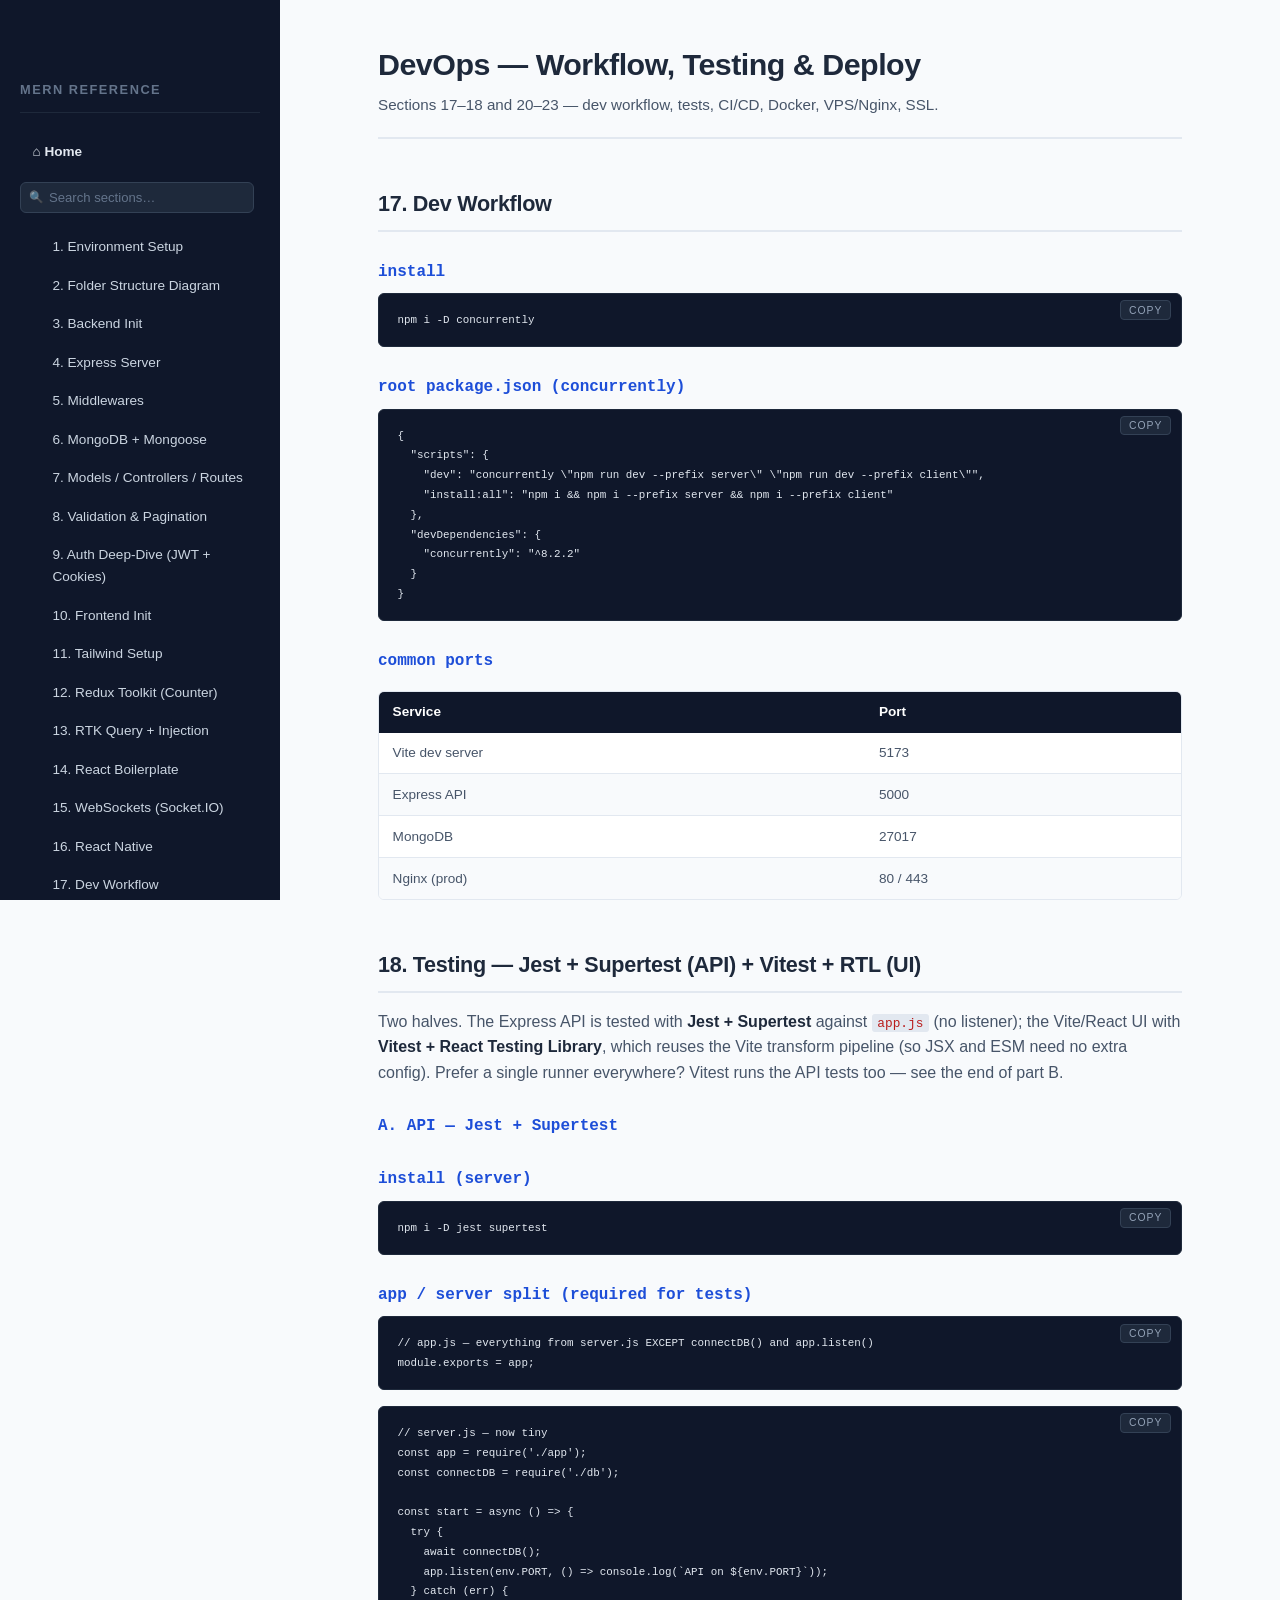
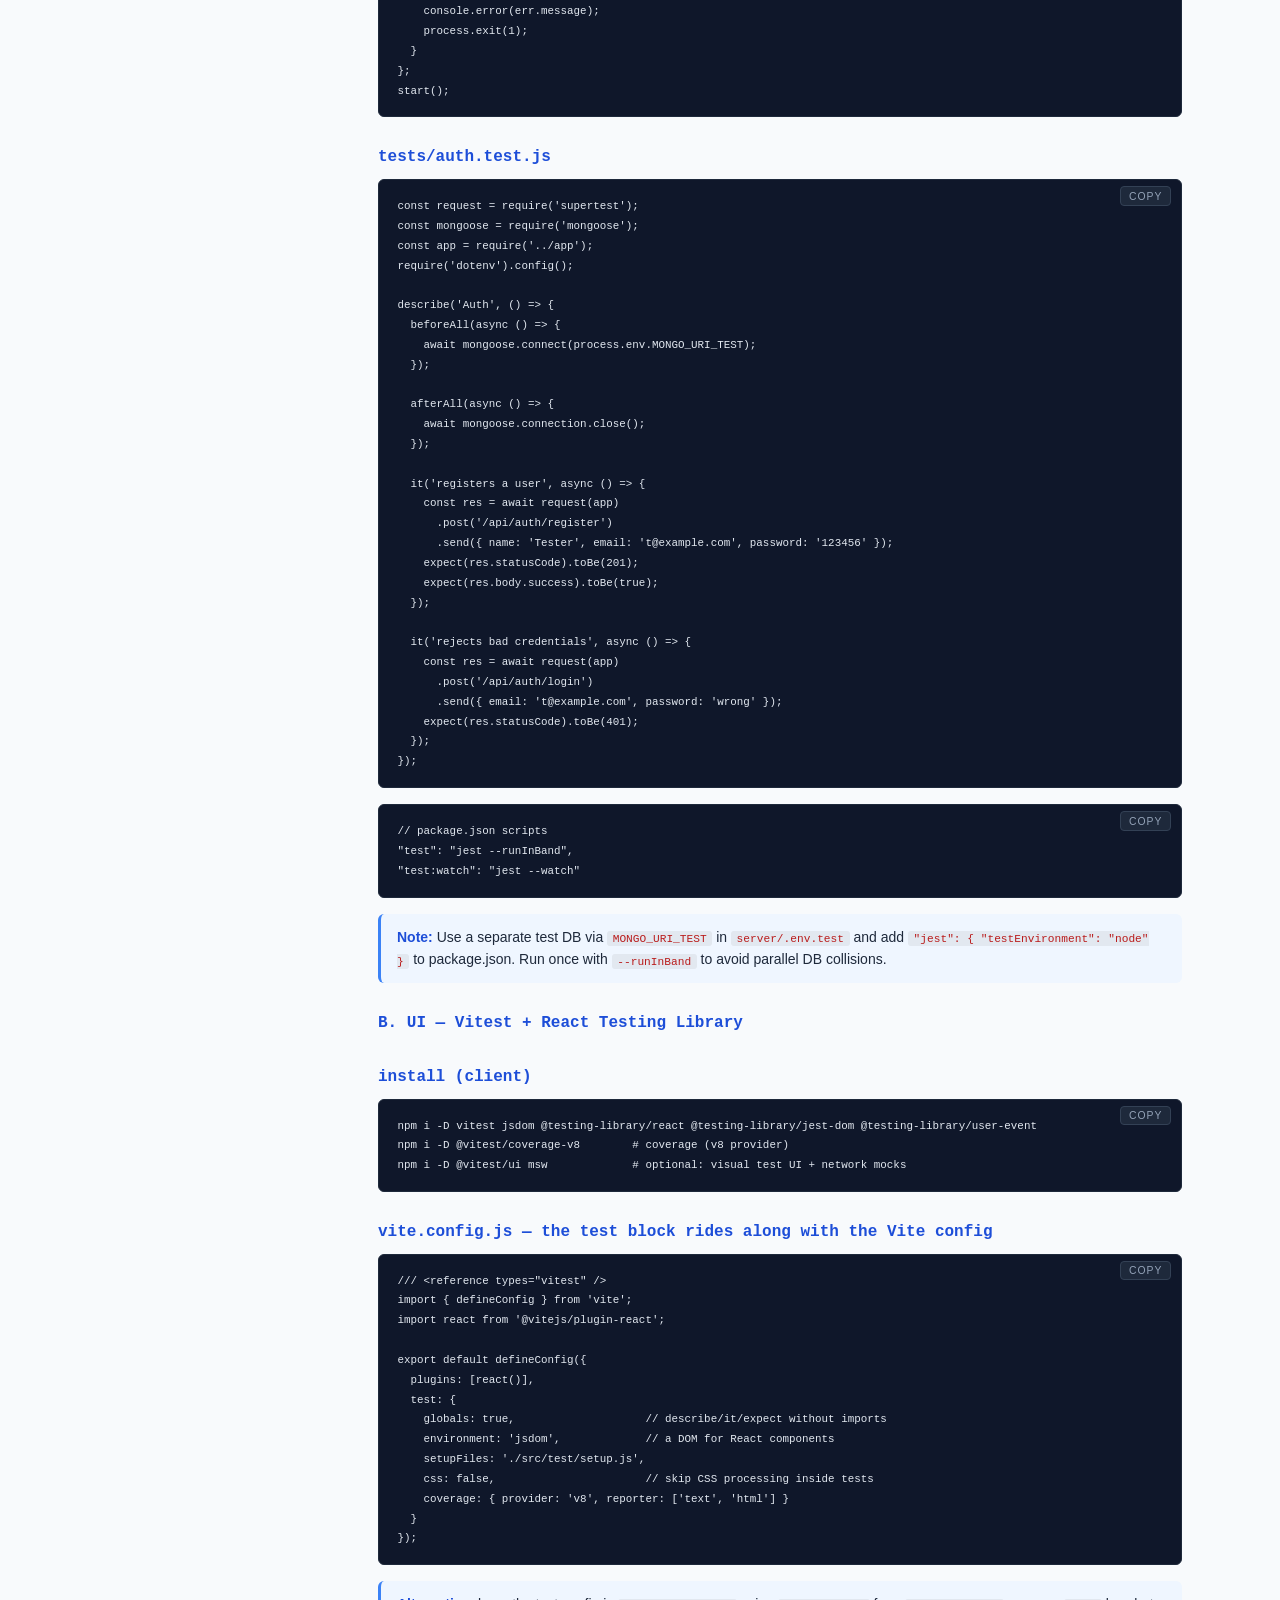
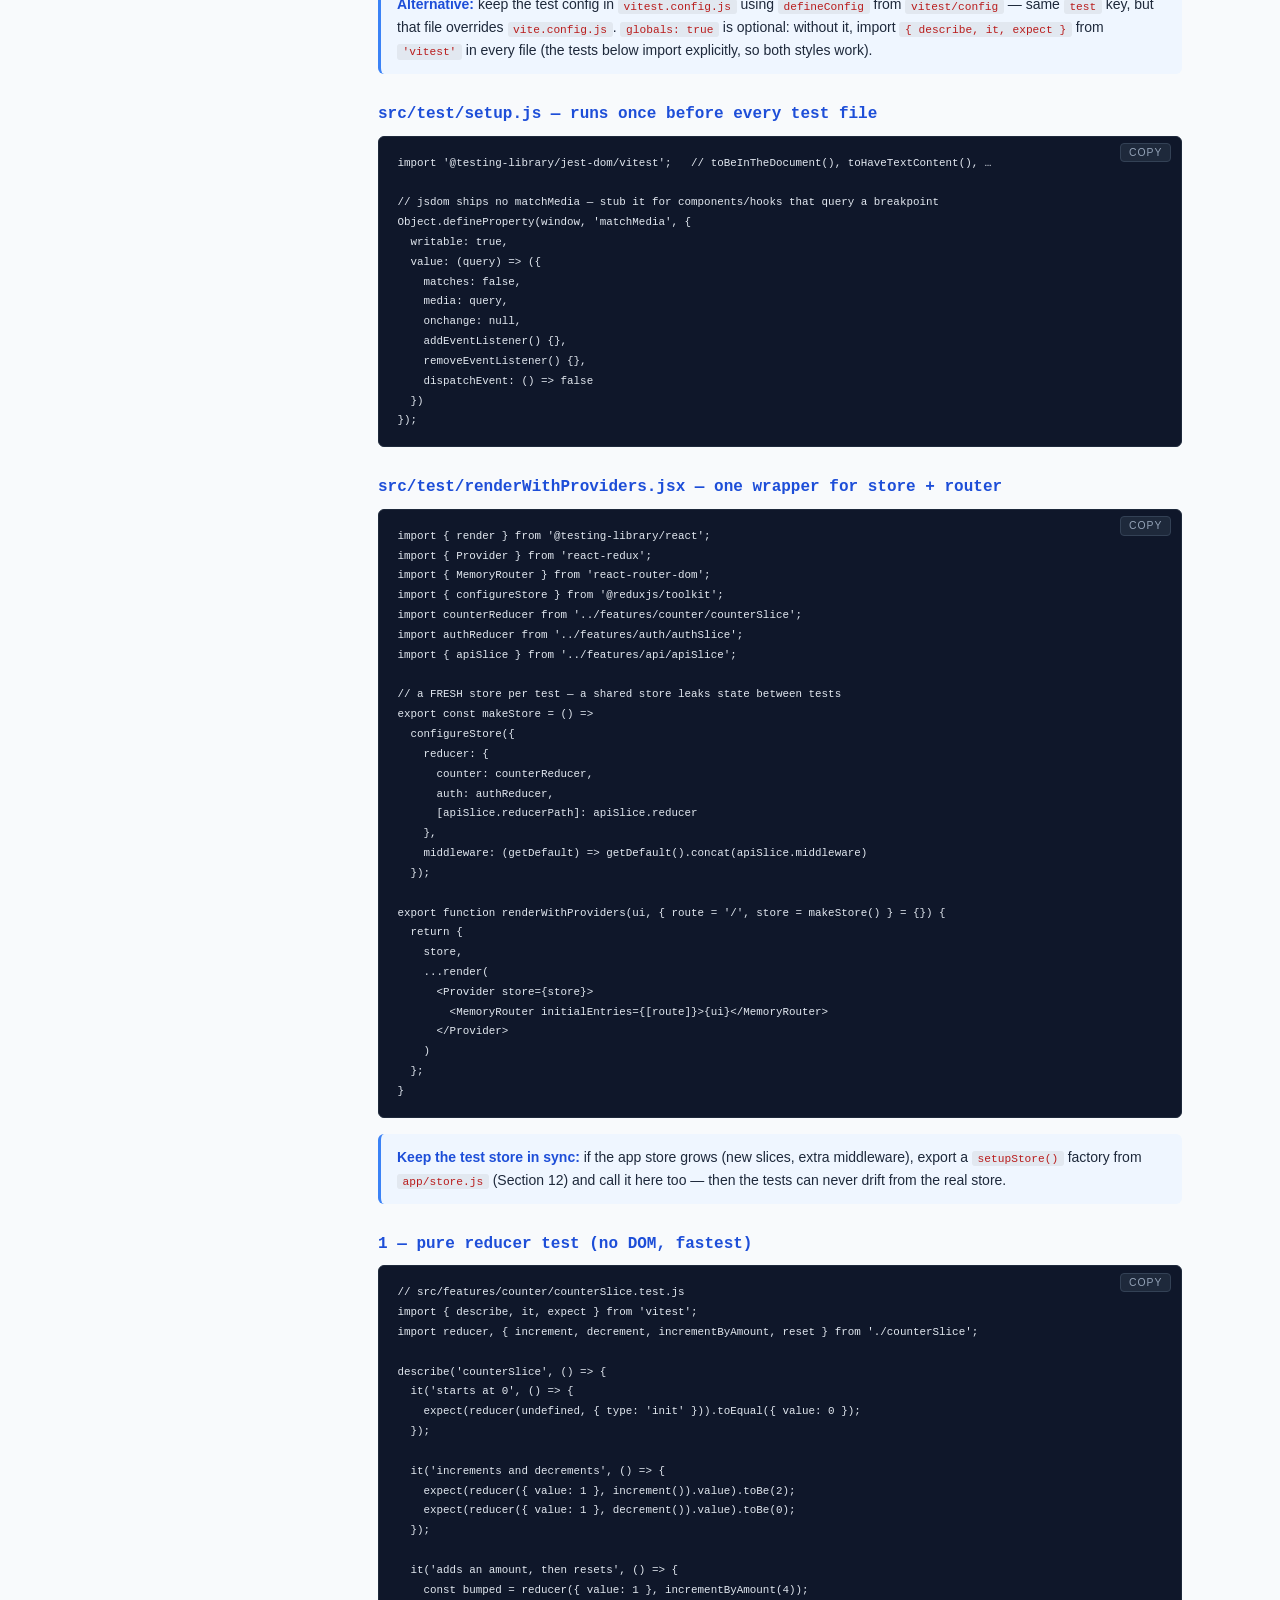
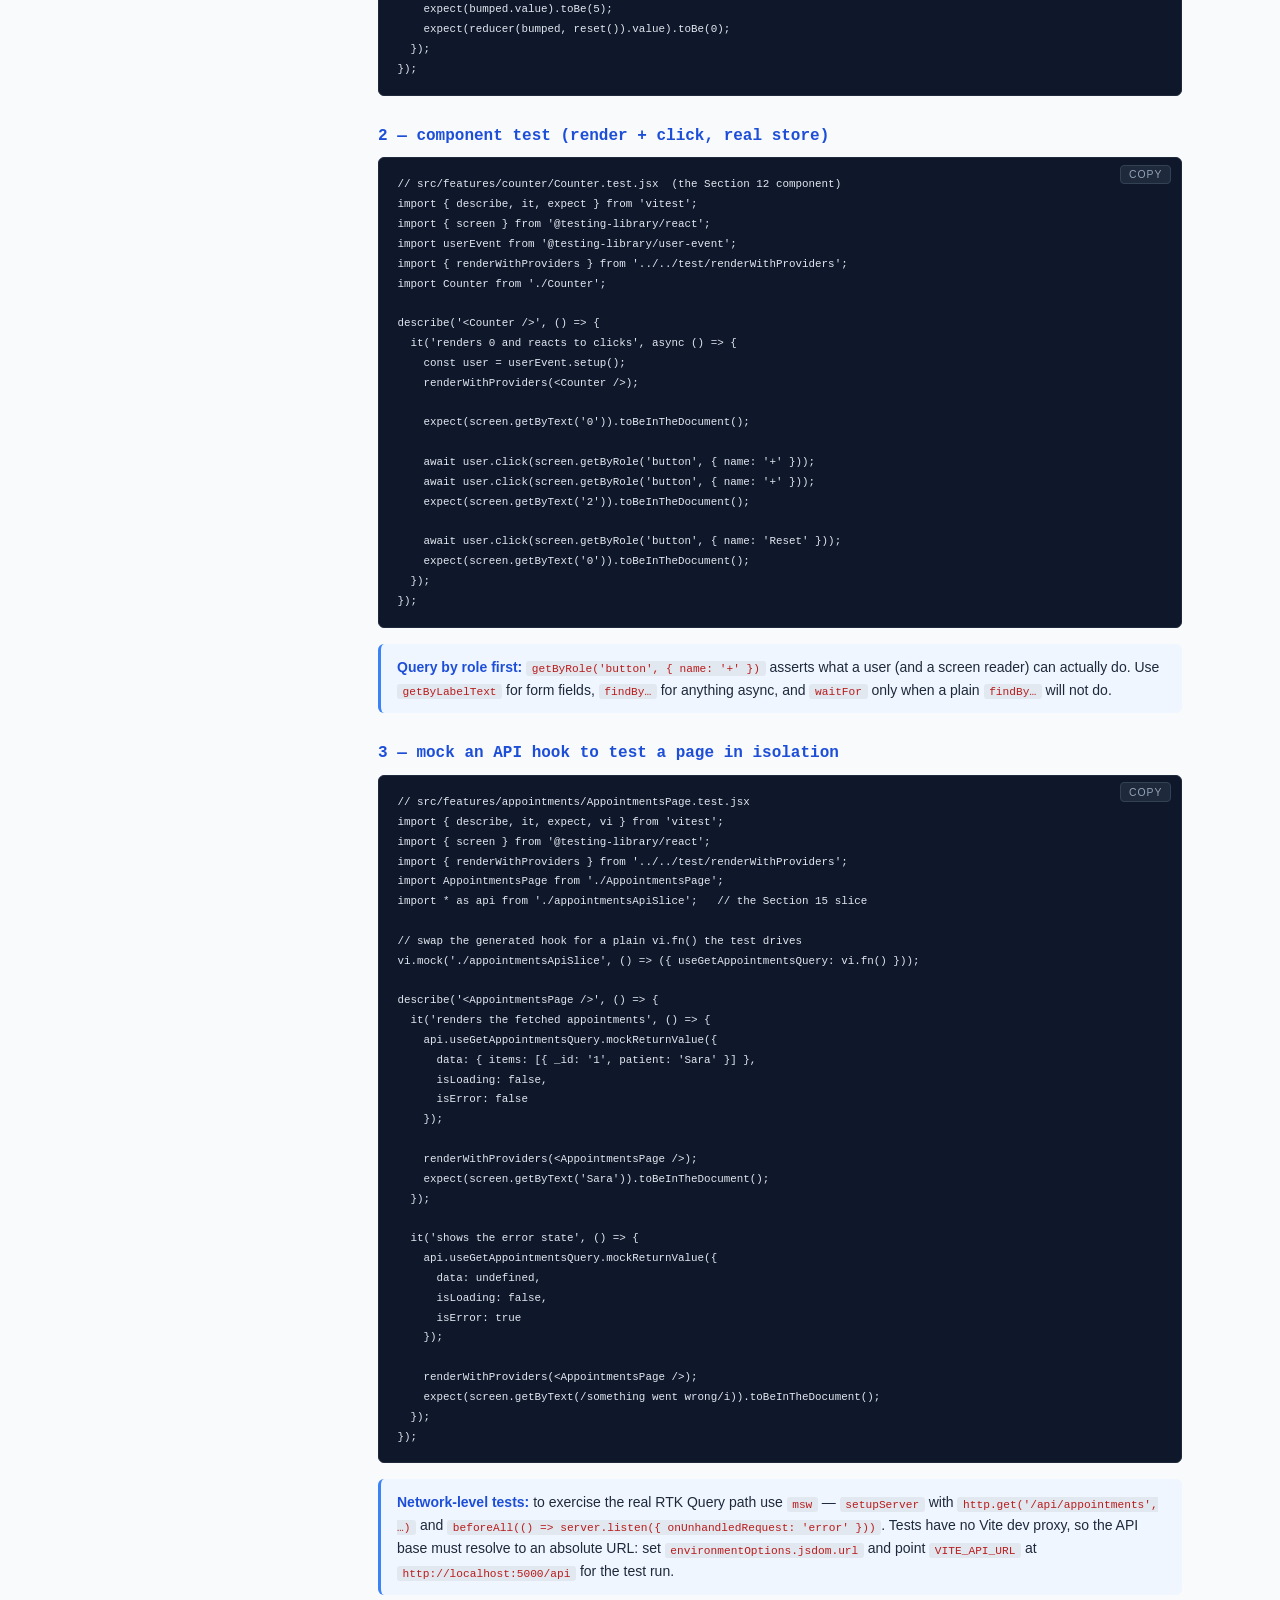
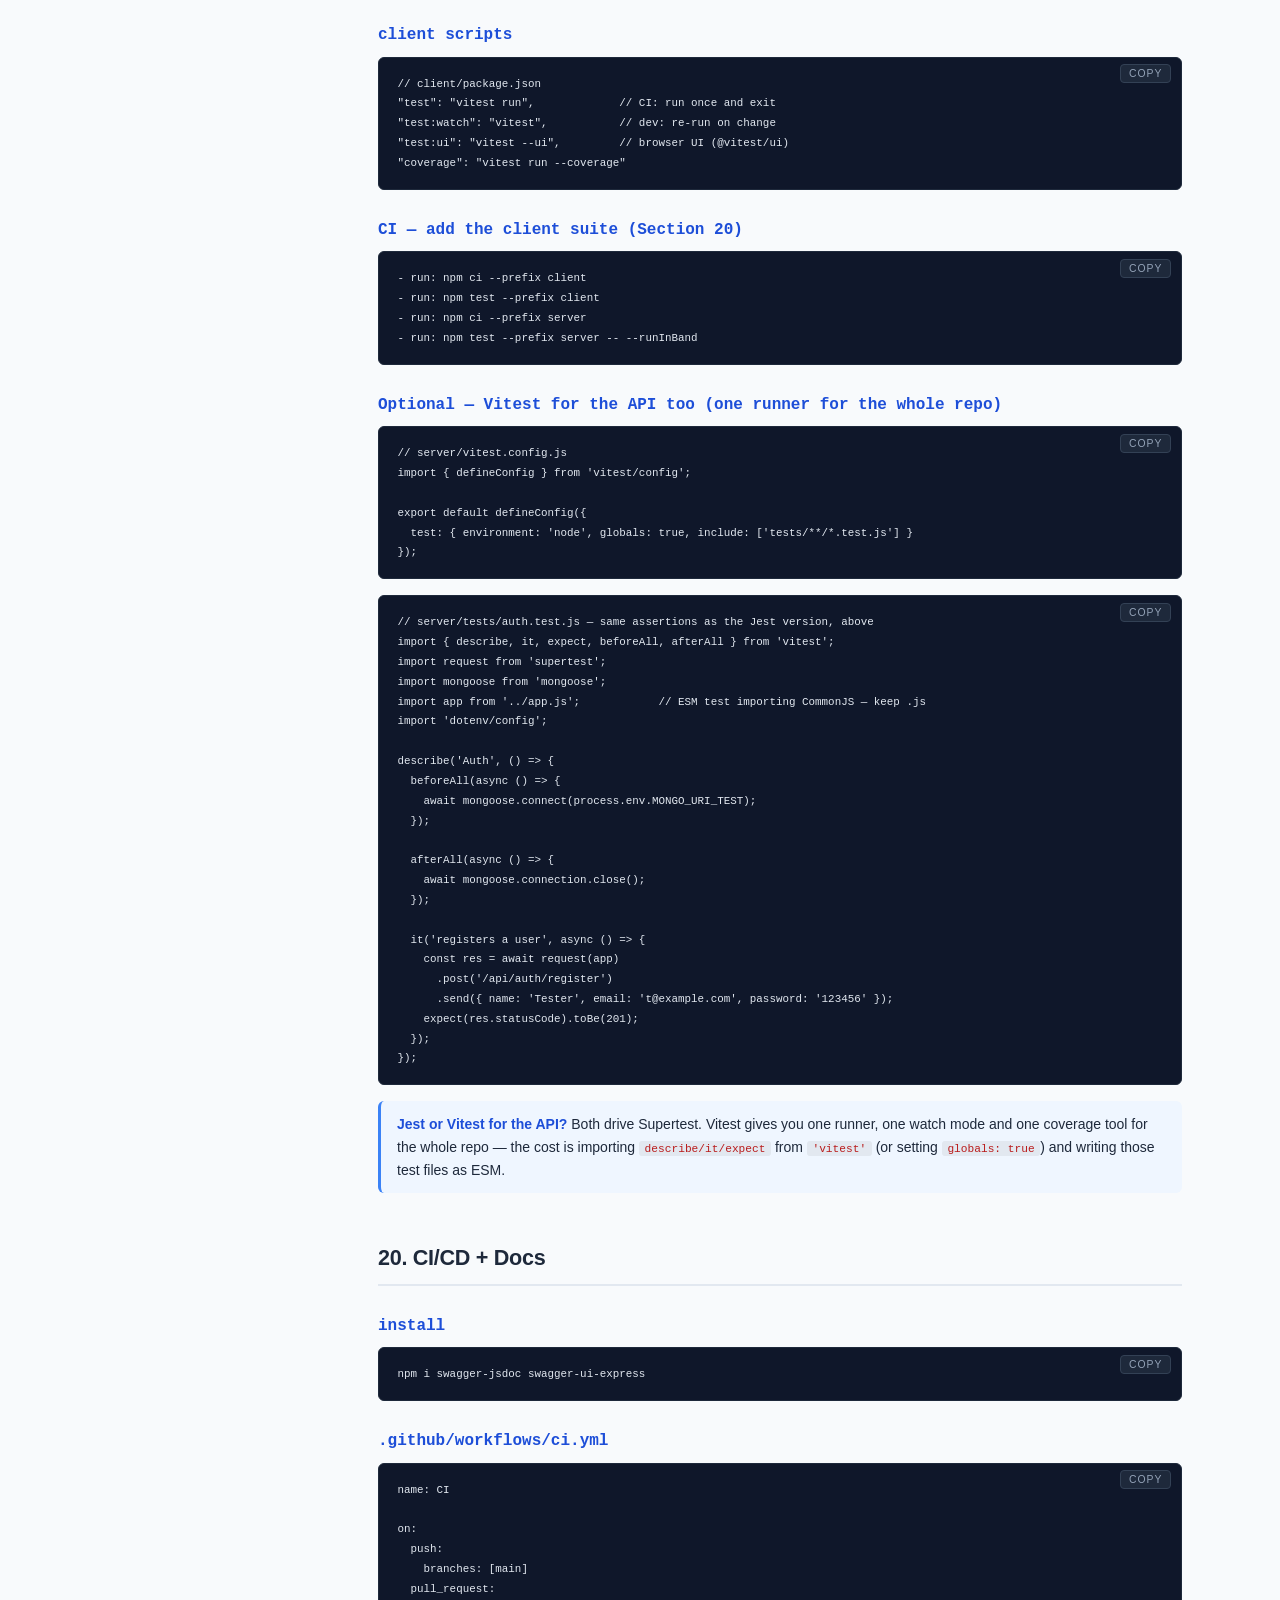
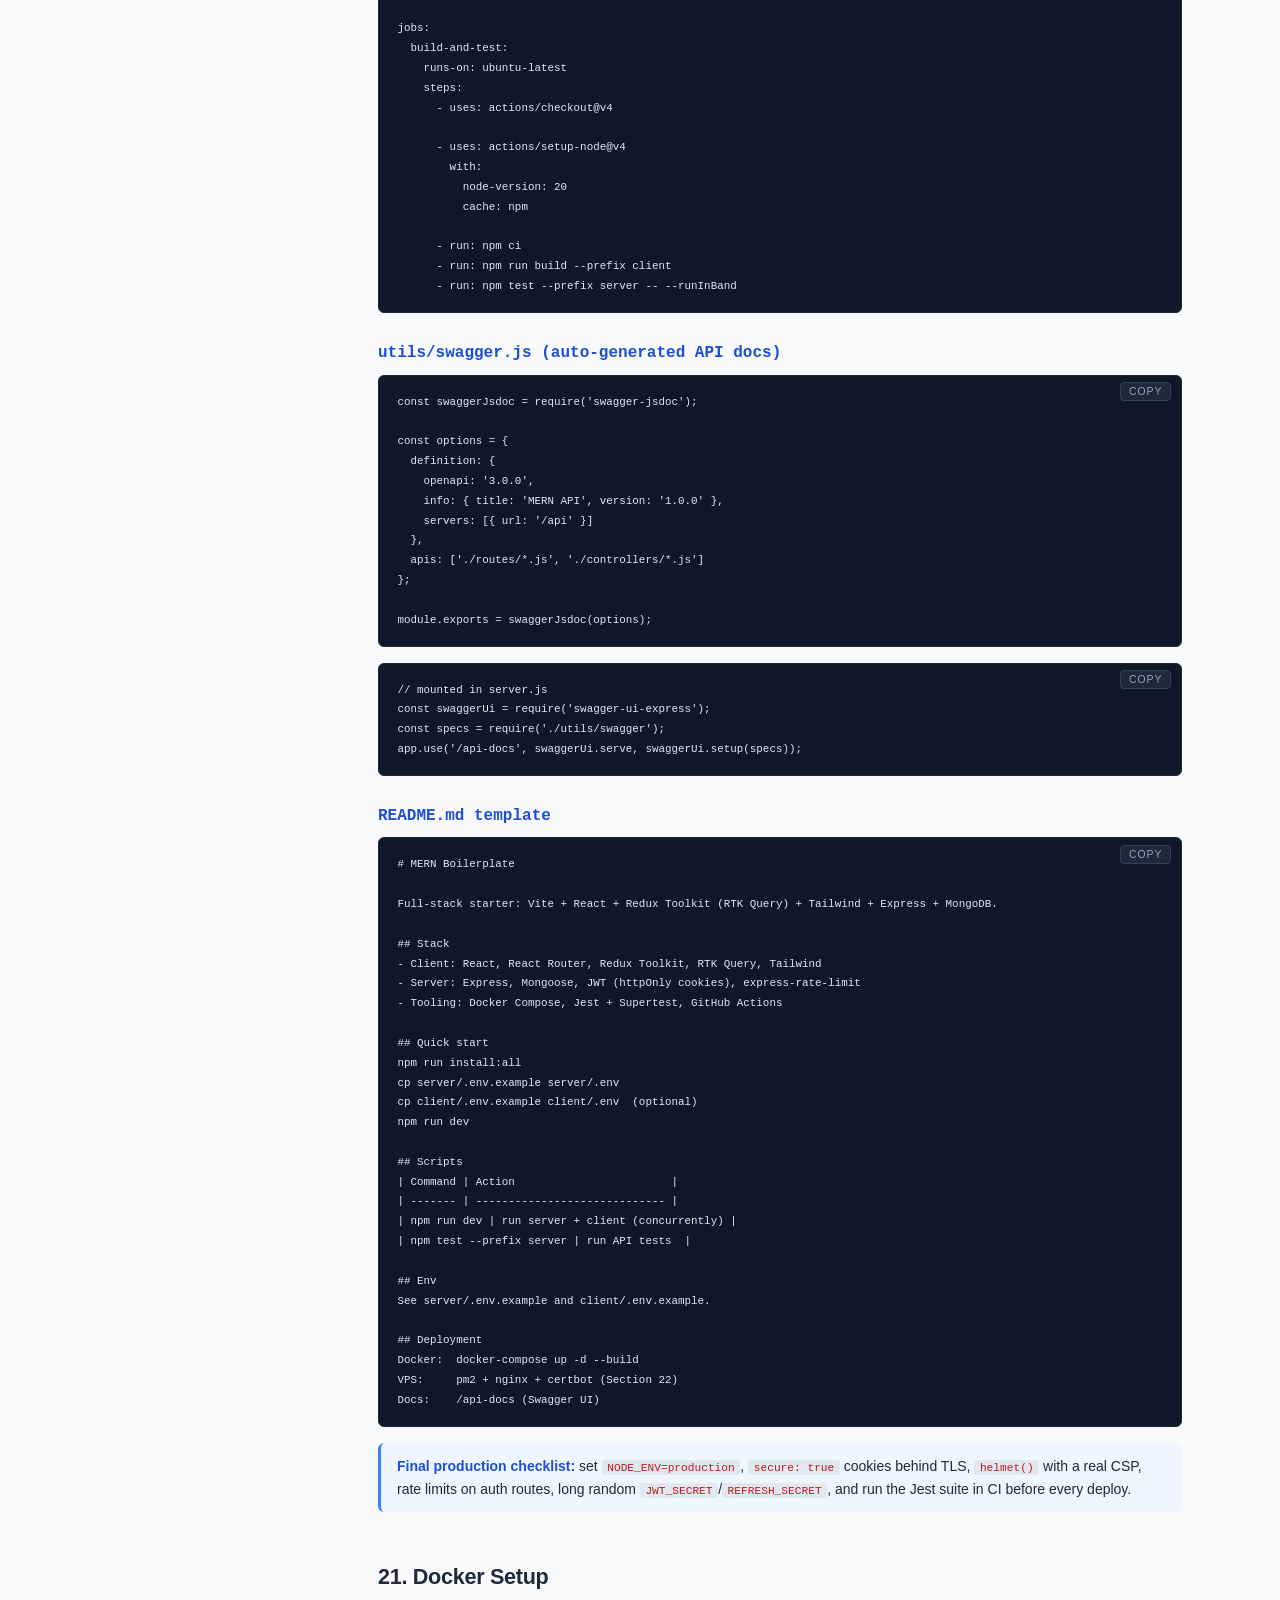
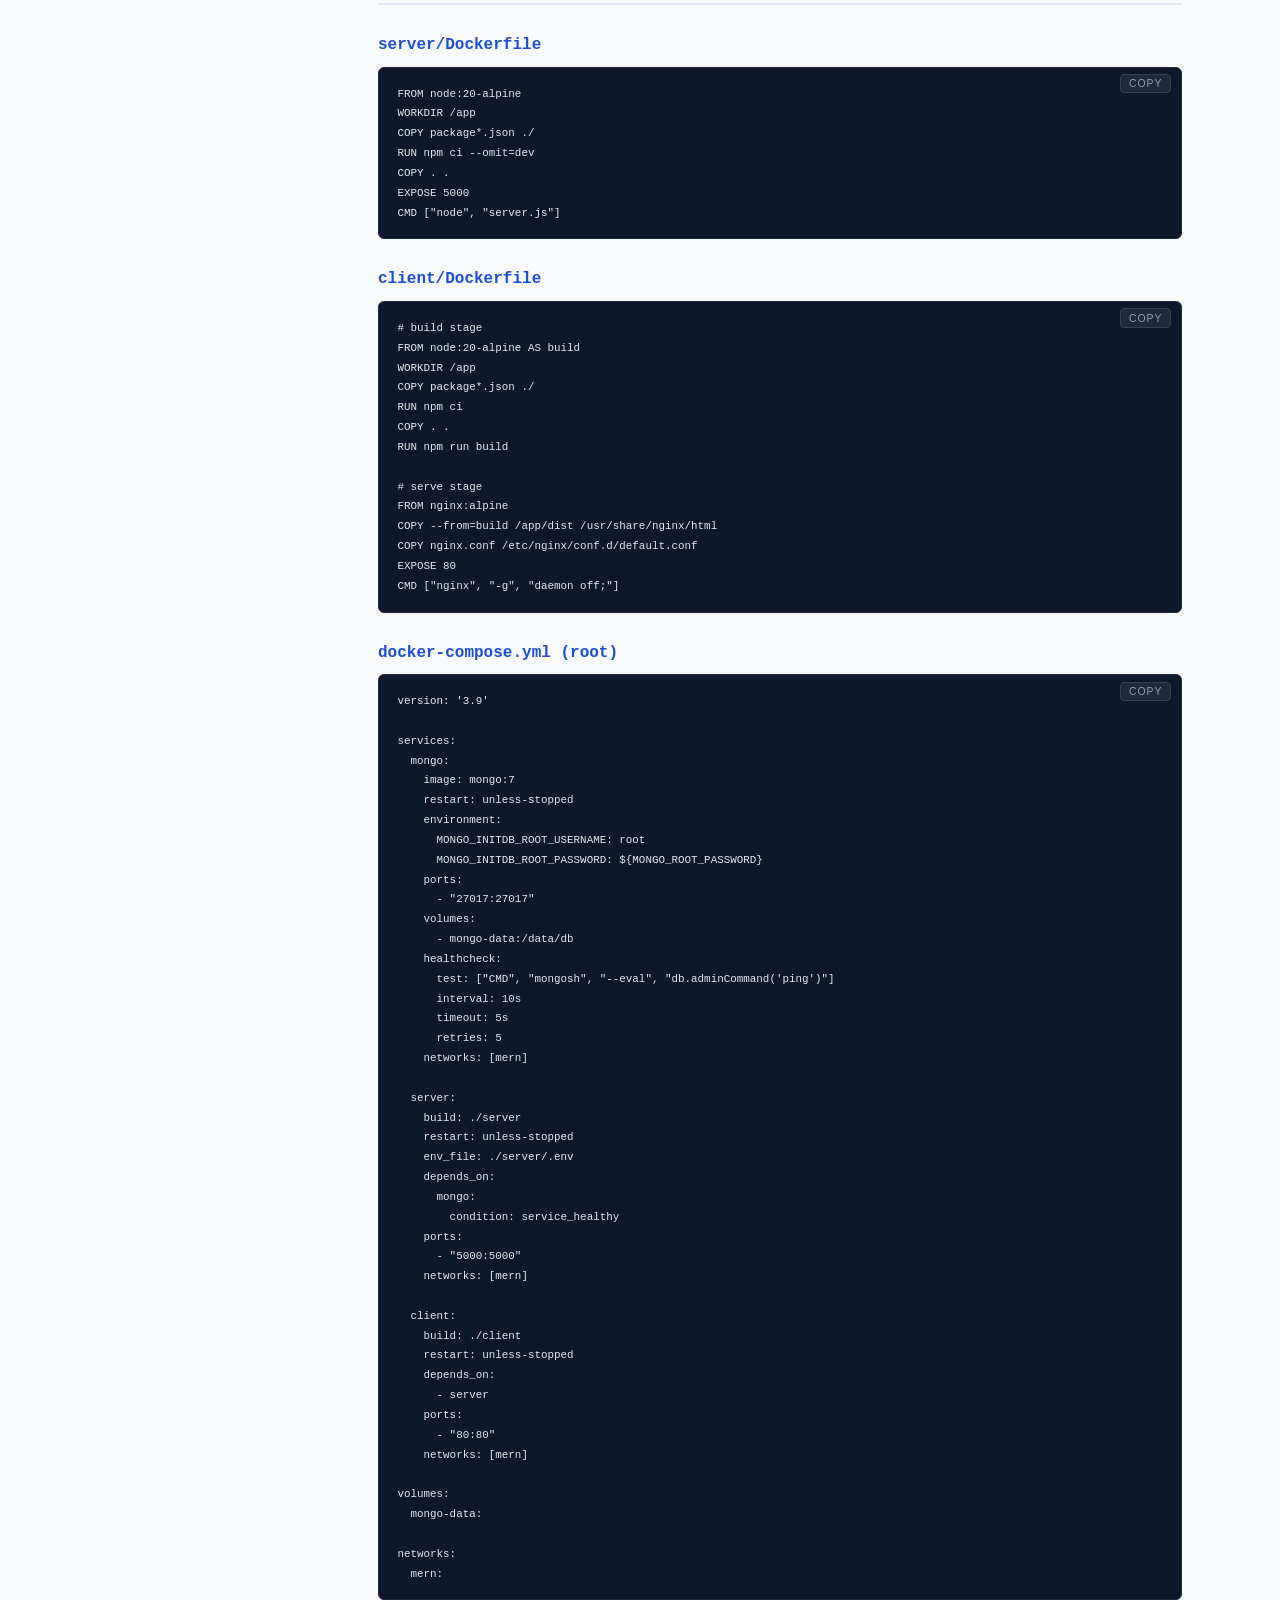
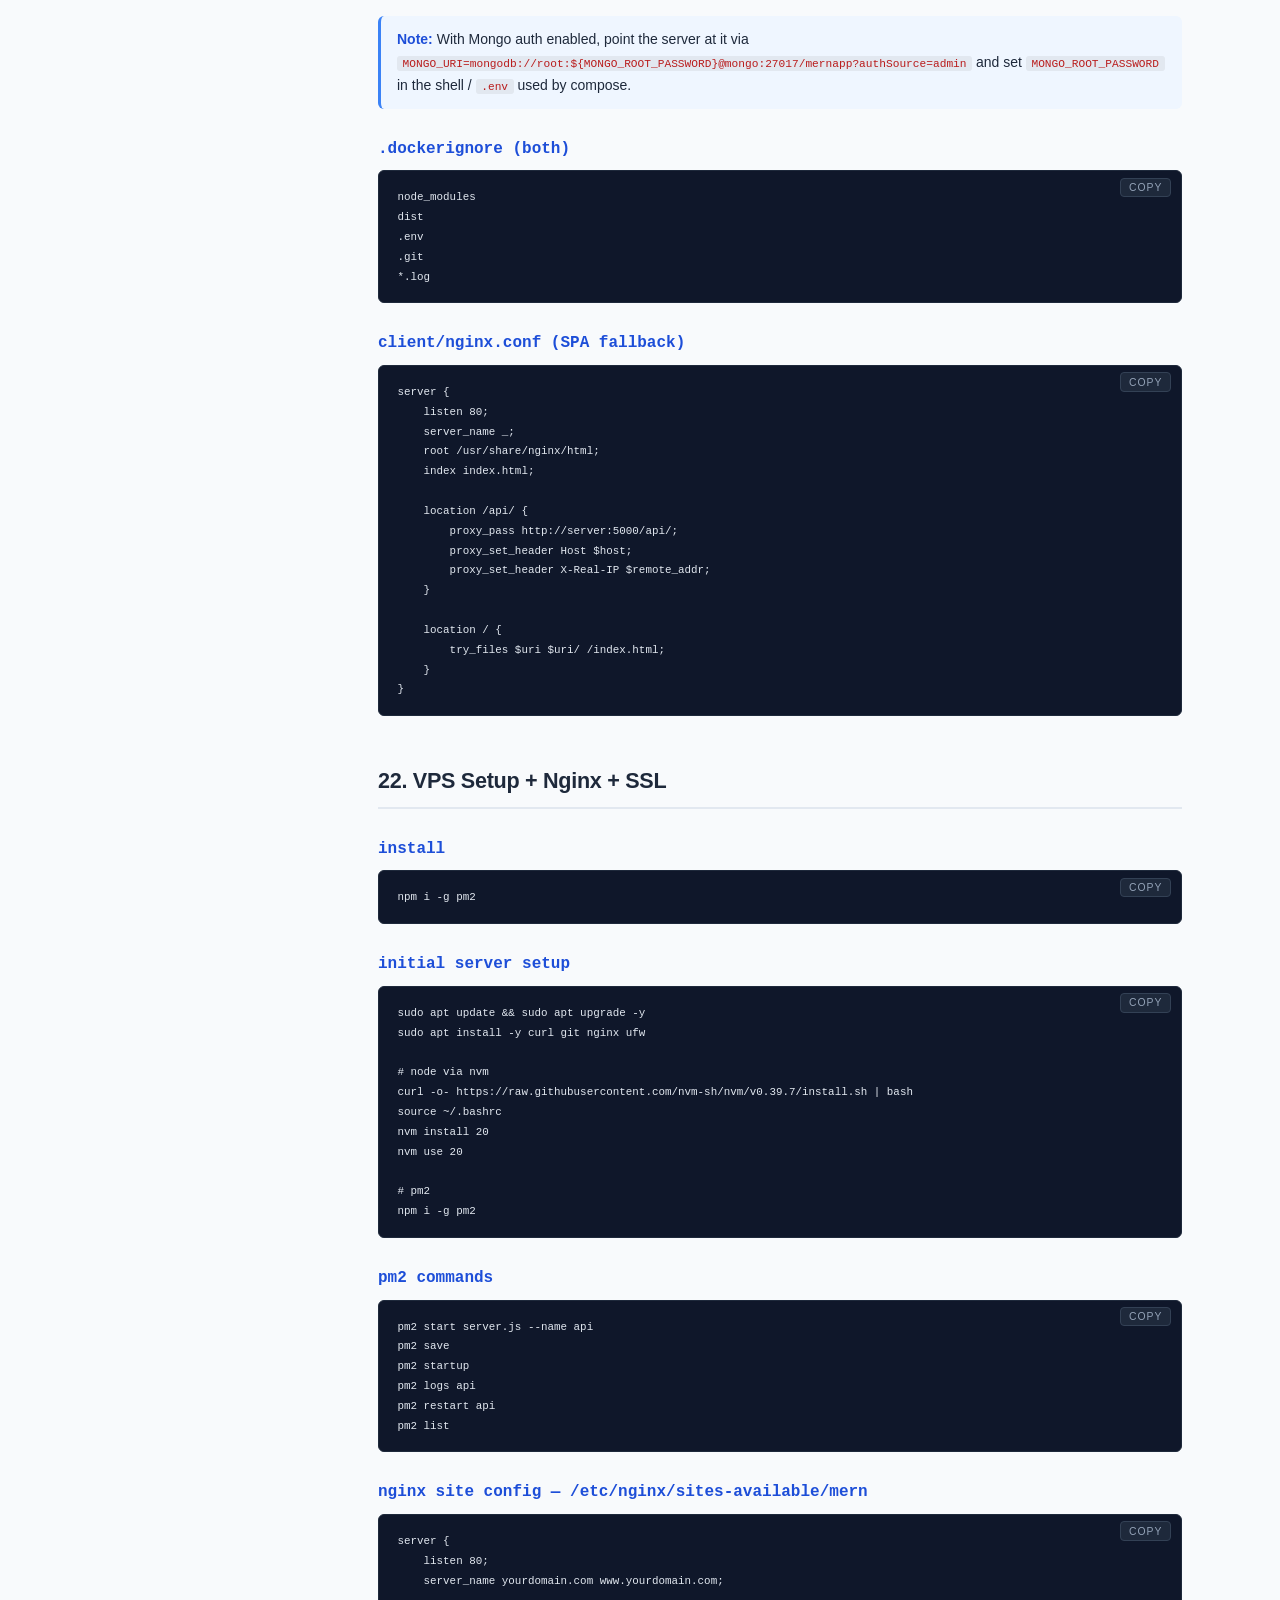
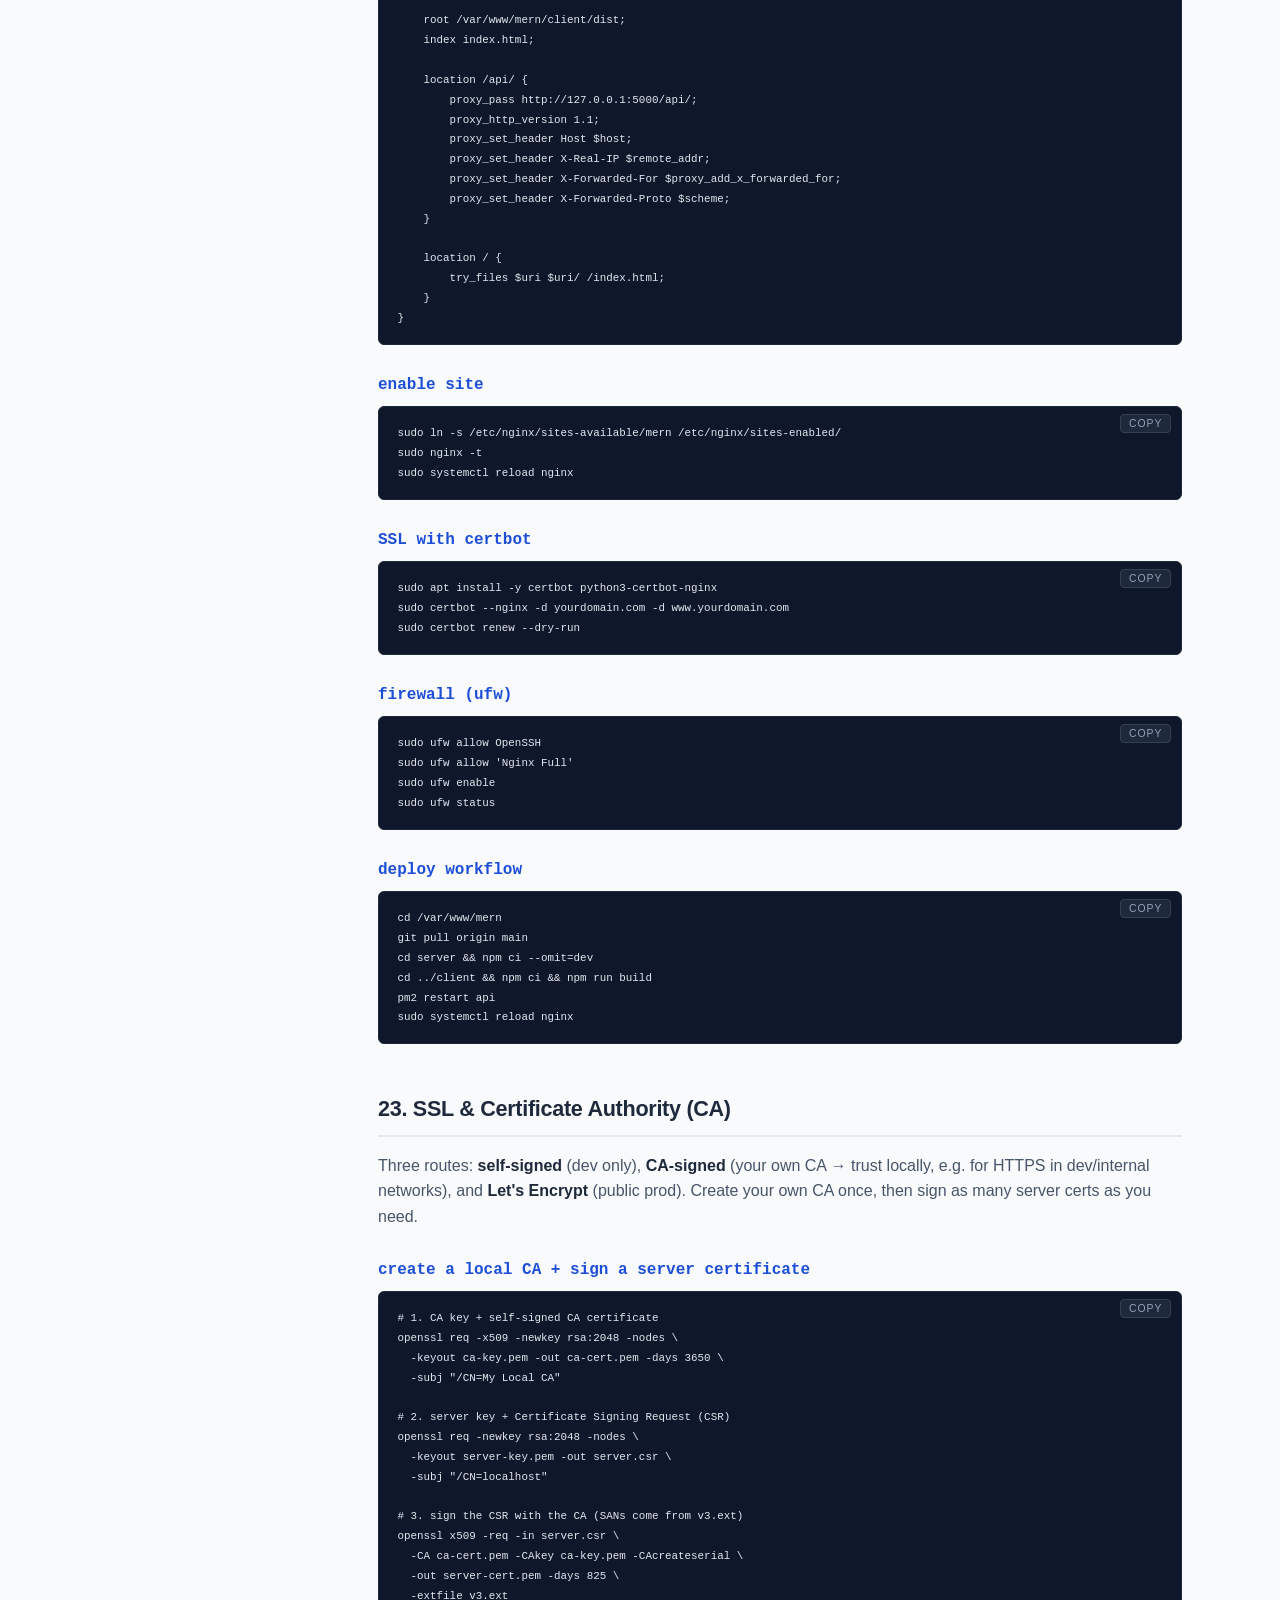
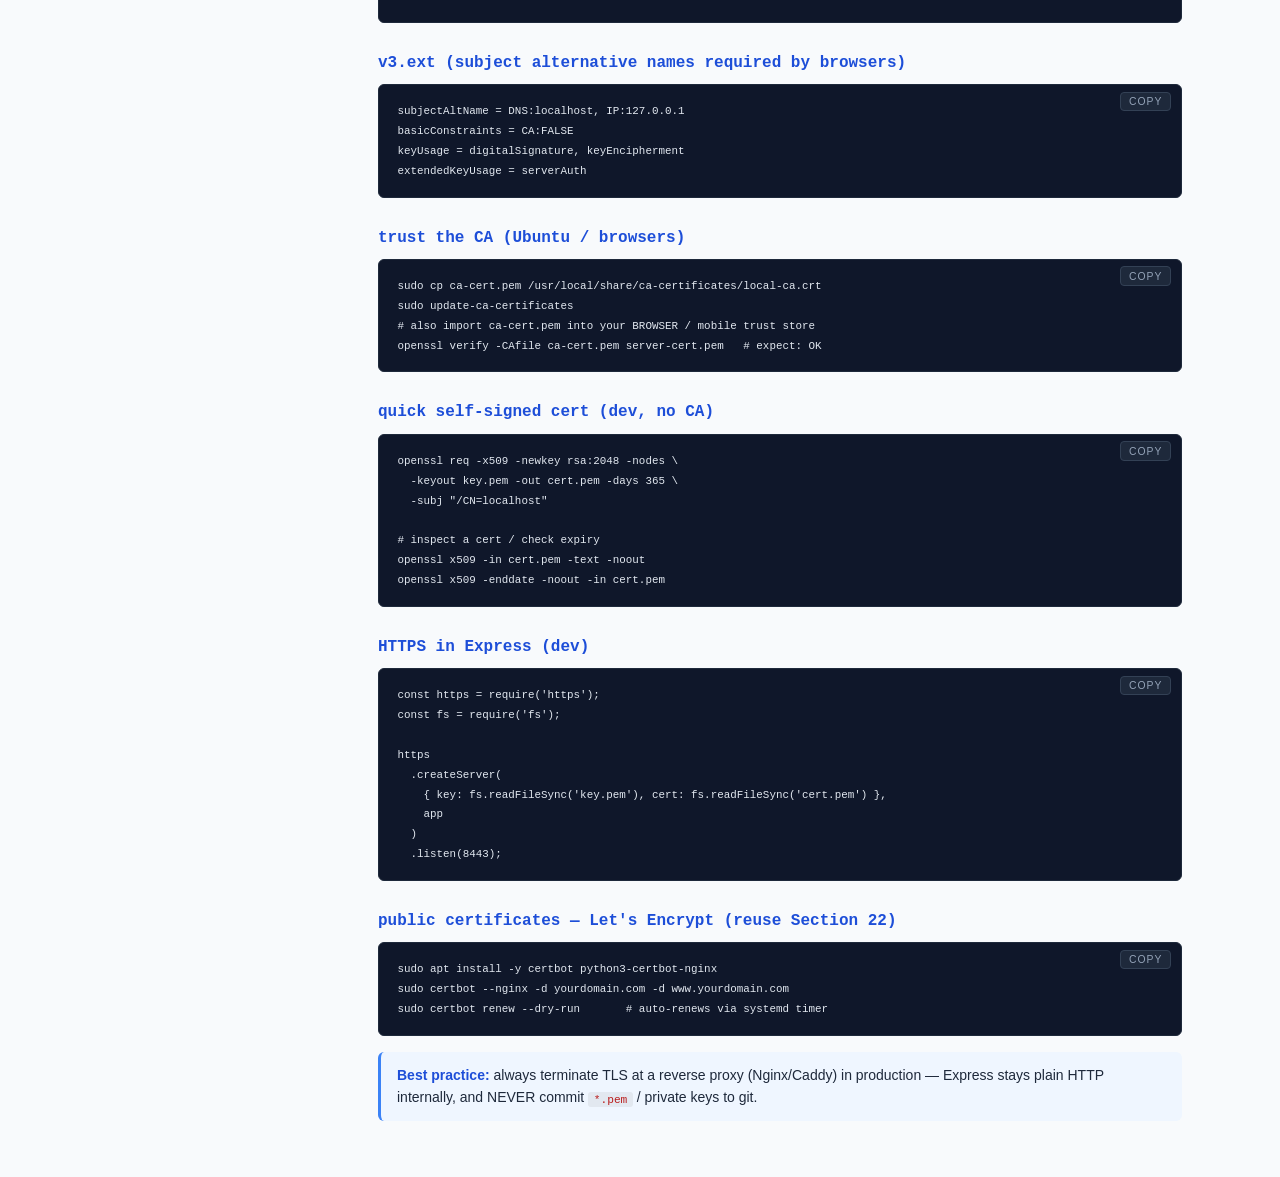
<file: devops/devops.html>
<!doctype html>
<html lang="en">
  <head>
    <meta charset="UTF-8" />
    <meta name="viewport" content="width=device-width, initial-scale=1.0" />
    <title>MERN Reference — DevOps</title>
    <link rel="stylesheet" href="../css/styles.css" />
  </head>
  <body>
    <button class="menu-toggle" id="menuToggle" aria-label="Toggle navigation">
      ☰
    </button>
    <div class="overlay" id="overlay"></div>

    <nav class="sidebar" id="sidebar">
      <h2>MERN Reference</h2>
      <p class="sidebar-home-top"><a href="../index.html">⌂ Home</a></p>
      <div class="search-wrap">
        <div class="search-field">
          <input
            type="search"
            id="navSearch"
            class="nav-search"
            placeholder="Search sections…"
            autocomplete="off"
            aria-label="Search sections"
          />
        </div>
        <span id="searchCount" class="search-count"></span>
      </div>
      <ul id="navList">
        <li><a href="../reference/reference.html#s1">1. Environment Setup</a></li>
        <li><a href="../reference/reference.html#s2">2. Folder Structure Diagram</a></li>
        <li><a href="../backend/backend.html#s3">3. Backend Init</a></li>
        <li><a href="../backend/backend.html#s4">4. Express Server</a></li>
        <li><a href="../backend/backend.html#s5">5. Middlewares</a></li>
        <li><a href="../backend/backend.html#s6">6. MongoDB + Mongoose</a></li>
        <li><a href="../backend/backend.html#s7">7. Models / Controllers / Routes</a></li>
        <li><a href="../backend/backend.html#s8">8. Validation &amp; Pagination</a></li>
        <li><a href="../backend/backend.html#s9">9. Auth Deep-Dive (JWT + Cookies)</a></li>
        <li><a href="../frontend/frontend.html#s10">10. Frontend Init</a></li>
        <li><a href="../frontend/frontend.html#s11">11. Tailwind Setup</a></li>
        <li><a href="../frontend/frontend.html#s12">12. Redux Toolkit (Counter)</a></li>
        <li><a href="../frontend/frontend.html#s13">13. RTK Query + Injection</a></li>
        <li><a href="../frontend/frontend.html#s14">14. React Boilerplate</a></li>
        <li><a href="../frontend/frontend.html#s15">15. WebSockets (Socket.IO)</a></li>
        <li><a href="../frontend/frontend.html#s16">16. React Native</a></li>
        <li><a href="../devops/devops.html#s17">17. Dev Workflow</a></li>
        <li>
          <a href="../devops/devops.html#s18">18. Testing (Jest + Supertest / Vitest)</a>
          <ul>
            <li><a href="../devops/devops.html#s18a">A. API — Jest + Supertest</a></li>
            <li><a href="../devops/devops.html#s18b">B. UI — Vitest + RTL</a></li>
          </ul>
        </li>
        <li>
          <a href="../reference/reference.html#s19">19. TypeScript Setup + Commands</a>
          <ul>
            <li><a href="../reference/reference.html#s19a">A. Node / Express (CommonJS)</a></li>
            <li><a href="../reference/reference.html#s19b">B. Vite (React / Vue)</a></li>
          </ul>
        </li>
        <li><a href="../devops/devops.html#s20">20. CI/CD + Docs</a></li>
        <li><a href="../devops/devops.html#s21">21. Docker Setup</a></li>
        <li><a href="../devops/devops.html#s22">22. VPS + Nginx + SSL</a></li>
        <li><a href="../devops/devops.html#s23">23. SSL &amp; Certificate Authority (CA)</a></li>
        <li><a href="../reference/reference.html#s24">24. Commands Cheat Sheet</a></li>
        <li><a href="../reference/reference.html#s25">25. Ubuntu Commands Cheat Sheet</a></li>
        <li><a href="../reference/reference.html#s26">26. Git &amp; GitHub</a></li>
        <li><a href="../frontend/frontend.html#s27">27. Other JS Libraries</a></li>
        <li><a href="../frontend/frontend.html#s28">28. Frontend — Animations</a></li>
      </ul>
      <p id="searchEmpty" class="search-empty" hidden>No sections match.</p>
      <p class="sidebar-home"><a href="../index.html">⌂ back to index</a></p>
    </nav>

    <main class="main-content">
      <h1>DevOps — Workflow, Testing &amp; Deploy</h1>
      <p class="subtitle">Sections 17–18 and 20–23 — dev workflow, tests, CI/CD, Docker, VPS/Nginx, SSL.</p>

      <!-- ==================== SECTION 17 ==================== -->
      <h2 id="s17">17. Dev Workflow</h2>

      <h3>install</h3>
      <pre><code>npm i -D concurrently</code></pre>

      <h3>root package.json (concurrently)</h3>
      <pre><code>{
  "scripts": {
    "dev": "concurrently \"npm run dev --prefix server\" \"npm run dev --prefix client\"",
    "install:all": "npm i &amp;&amp; npm i --prefix server &amp;&amp; npm i --prefix client"
  },
  "devDependencies": {
    "concurrently": "^8.2.2"
  }
}</code></pre>

      <h3>common ports</h3>
      <div class="table-wrapper">
        <table>
          <thead>
            <tr>
              <th>Service</th>
              <th>Port</th>
            </tr>
          </thead>
          <tbody>
            <tr>
              <td>Vite dev server</td>
              <td>5173</td>
            </tr>
            <tr>
              <td>Express API</td>
              <td>5000</td>
            </tr>
            <tr>
              <td>MongoDB</td>
              <td>27017</td>
            </tr>
            <tr>
              <td>Nginx (prod)</td>
              <td>80 / 443</td>
            </tr>
          </tbody>
        </table>
      </div>

      <!-- ==================== SECTION 18 ==================== -->
      <h2 id="s18">18. Testing — Jest + Supertest (API) + Vitest + RTL (UI)</h2>

      <p>
        Two halves. The Express API is tested with
        <strong>Jest + Supertest</strong> against <code>app.js</code> (no
        listener); the Vite/React UI with
        <strong>Vitest + React Testing Library</strong>, which reuses the Vite
        transform pipeline (so JSX and ESM need no extra config). Prefer a
        single runner everywhere? Vitest runs the API tests too — see the end of
        part B.
      </p>

      <h3 id="s18a">A. API — Jest + Supertest</h3>

      <h3>install (server)</h3>
      <pre><code>npm i -D jest supertest</code></pre>

      <h3>app / server split (required for tests)</h3>
      <pre><code>// app.js — everything from server.js EXCEPT connectDB() and app.listen()
module.exports = app;</code></pre>

      <pre><code>// server.js — now tiny
const app = require('./app');
const connectDB = require('./db');

const start = async () =&gt; {
  try {
    await connectDB();
    app.listen(env.PORT, () =&gt; console.log(`API on ${env.PORT}`));
  } catch (err) {
    console.error(err.message);
    process.exit(1);
  }
};
start();</code></pre>

      <h3>tests/auth.test.js</h3>
      <pre><code>const request = require('supertest');
const mongoose = require('mongoose');
const app = require('../app');
require('dotenv').config();

describe('Auth', () =&gt; {
  beforeAll(async () =&gt; {
    await mongoose.connect(process.env.MONGO_URI_TEST);
  });

  afterAll(async () =&gt; {
    await mongoose.connection.close();
  });

  it('registers a user', async () =&gt; {
    const res = await request(app)
      .post('/api/auth/register')
      .send({ name: 'Tester', email: 't@example.com', password: '123456' });
    expect(res.statusCode).toBe(201);
    expect(res.body.success).toBe(true);
  });

  it('rejects bad credentials', async () =&gt; {
    const res = await request(app)
      .post('/api/auth/login')
      .send({ email: 't@example.com', password: 'wrong' });
    expect(res.statusCode).toBe(401);
  });
});</code></pre>

      <pre><code>// package.json scripts
"test": "jest --runInBand",
"test:watch": "jest --watch"</code></pre>

      <div class="callout">
        <strong>Note:</strong> Use a separate test DB via
        <code>MONGO_URI_TEST</code> in <code>server/.env.test</code> and add
        <code>"jest": { "testEnvironment": "node" }</code> to package.json. Run
        once with <code>--runInBand</code> to avoid parallel DB collisions.
      </div>

      <h3 id="s18b">B. UI — Vitest + React Testing Library</h3>

      <h3>install (client)</h3>
      <pre><code>npm i -D vitest jsdom @testing-library/react @testing-library/jest-dom @testing-library/user-event
npm i -D @vitest/coverage-v8        # coverage (v8 provider)
npm i -D @vitest/ui msw             # optional: visual test UI + network mocks</code></pre>

      <h3>vite.config.js — the test block rides along with the Vite config</h3>
      <pre><code>/// &lt;reference types="vitest" /&gt;
import { defineConfig } from 'vite';
import react from '@vitejs/plugin-react';

export default defineConfig({
  plugins: [react()],
  test: {
    globals: true,                    // describe/it/expect without imports
    environment: 'jsdom',             // a DOM for React components
    setupFiles: './src/test/setup.js',
    css: false,                       // skip CSS processing inside tests
    coverage: { provider: 'v8', reporter: ['text', 'html'] }
  }
});</code></pre>

      <div class="callout">
        <strong>Alternative:</strong> keep the test config in
        <code>vitest.config.js</code> using <code>defineConfig</code> from
        <code>vitest/config</code> — same <code>test</code> key, but that file
        overrides <code>vite.config.js</code>. <code>globals: true</code> is
        optional: without it, import
        <code>{ describe, it, expect }</code> from <code>'vitest'</code> in every
        file (the tests below import explicitly, so both styles work).
      </div>

      <h3>src/test/setup.js — runs once before every test file</h3>
      <pre><code>import '@testing-library/jest-dom/vitest';   // toBeInTheDocument(), toHaveTextContent(), …

// jsdom ships no matchMedia — stub it for components/hooks that query a breakpoint
Object.defineProperty(window, 'matchMedia', {
  writable: true,
  value: (query) =&gt; ({
    matches: false,
    media: query,
    onchange: null,
    addEventListener() {},
    removeEventListener() {},
    dispatchEvent: () =&gt; false
  })
});</code></pre>

      <h3>src/test/renderWithProviders.jsx — one wrapper for store + router</h3>
      <pre><code>import { render } from '@testing-library/react';
import { Provider } from 'react-redux';
import { MemoryRouter } from 'react-router-dom';
import { configureStore } from '@reduxjs/toolkit';
import counterReducer from '../features/counter/counterSlice';
import authReducer from '../features/auth/authSlice';
import { apiSlice } from '../features/api/apiSlice';

// a FRESH store per test — a shared store leaks state between tests
export const makeStore = () =&gt;
  configureStore({
    reducer: {
      counter: counterReducer,
      auth: authReducer,
      [apiSlice.reducerPath]: apiSlice.reducer
    },
    middleware: (getDefault) =&gt; getDefault().concat(apiSlice.middleware)
  });

export function renderWithProviders(ui, { route = '/', store = makeStore() } = {}) {
  return {
    store,
    ...render(
      &lt;Provider store={store}&gt;
        &lt;MemoryRouter initialEntries={[route]}&gt;{ui}&lt;/MemoryRouter&gt;
      &lt;/Provider&gt;
    )
  };
}</code></pre>

      <div class="callout">
        <strong>Keep the test store in sync:</strong> if the app store grows
        (new slices, extra middleware), export a <code>setupStore()</code>
        factory from <code>app/store.js</code> (Section 12) and call it here too
        — then the tests can never drift from the real store.
      </div>

      <h3>1 — pure reducer test (no DOM, fastest)</h3>
      <pre><code>// src/features/counter/counterSlice.test.js
import { describe, it, expect } from 'vitest';
import reducer, { increment, decrement, incrementByAmount, reset } from './counterSlice';

describe('counterSlice', () =&gt; {
  it('starts at 0', () =&gt; {
    expect(reducer(undefined, { type: 'init' })).toEqual({ value: 0 });
  });

  it('increments and decrements', () =&gt; {
    expect(reducer({ value: 1 }, increment()).value).toBe(2);
    expect(reducer({ value: 1 }, decrement()).value).toBe(0);
  });

  it('adds an amount, then resets', () =&gt; {
    const bumped = reducer({ value: 1 }, incrementByAmount(4));
    expect(bumped.value).toBe(5);
    expect(reducer(bumped, reset()).value).toBe(0);
  });
});</code></pre>

      <h3>2 — component test (render + click, real store)</h3>
      <pre><code>// src/features/counter/Counter.test.jsx  (the Section 12 component)
import { describe, it, expect } from 'vitest';
import { screen } from '@testing-library/react';
import userEvent from '@testing-library/user-event';
import { renderWithProviders } from '../../test/renderWithProviders';
import Counter from './Counter';

describe('&lt;Counter /&gt;', () =&gt; {
  it('renders 0 and reacts to clicks', async () =&gt; {
    const user = userEvent.setup();
    renderWithProviders(&lt;Counter /&gt;);

    expect(screen.getByText('0')).toBeInTheDocument();

    await user.click(screen.getByRole('button', { name: '+' }));
    await user.click(screen.getByRole('button', { name: '+' }));
    expect(screen.getByText('2')).toBeInTheDocument();

    await user.click(screen.getByRole('button', { name: 'Reset' }));
    expect(screen.getByText('0')).toBeInTheDocument();
  });
});</code></pre>

      <div class="callout">
        <strong>Query by role first:</strong>
        <code>getByRole('button', { name: '+' })</code> asserts what a user (and
        a screen reader) can actually do. Use <code>getByLabelText</code> for
        form fields, <code>findBy…</code> for anything async, and
        <code>waitFor</code> only when a plain <code>findBy…</code> will not do.
      </div>

      <h3>3 — mock an API hook to test a page in isolation</h3>
      <pre><code>// src/features/appointments/AppointmentsPage.test.jsx
import { describe, it, expect, vi } from 'vitest';
import { screen } from '@testing-library/react';
import { renderWithProviders } from '../../test/renderWithProviders';
import AppointmentsPage from './AppointmentsPage';
import * as api from './appointmentsApiSlice';   // the Section 15 slice

// swap the generated hook for a plain vi.fn() the test drives
vi.mock('./appointmentsApiSlice', () =&gt; ({ useGetAppointmentsQuery: vi.fn() }));

describe('&lt;AppointmentsPage /&gt;', () =&gt; {
  it('renders the fetched appointments', () =&gt; {
    api.useGetAppointmentsQuery.mockReturnValue({
      data: { items: [{ _id: '1', patient: 'Sara' }] },
      isLoading: false,
      isError: false
    });

    renderWithProviders(&lt;AppointmentsPage /&gt;);
    expect(screen.getByText('Sara')).toBeInTheDocument();
  });

  it('shows the error state', () =&gt; {
    api.useGetAppointmentsQuery.mockReturnValue({
      data: undefined,
      isLoading: false,
      isError: true
    });

    renderWithProviders(&lt;AppointmentsPage /&gt;);
    expect(screen.getByText(/something went wrong/i)).toBeInTheDocument();
  });
});</code></pre>

      <div class="callout">
        <strong>Network-level tests:</strong> to exercise the real RTK Query path
        use <code>msw</code> — <code>setupServer</code> with
        <code>http.get('/api/appointments', …)</code> and
        <code>beforeAll(() =&gt; server.listen({ onUnhandledRequest: 'error' }))</code>.
        Tests have no Vite dev proxy, so the API base must resolve to an absolute
        URL: set <code>environmentOptions.jsdom.url</code> and point
        <code>VITE_API_URL</code> at <code>http://localhost:5000/api</code> for
        the test run.
      </div>

      <h3>client scripts</h3>
      <pre><code>// client/package.json
"test": "vitest run",             // CI: run once and exit
"test:watch": "vitest",           // dev: re-run on change
"test:ui": "vitest --ui",         // browser UI (@vitest/ui)
"coverage": "vitest run --coverage"</code></pre>

      <h3>CI — add the client suite (Section 20)</h3>
      <pre><code>- run: npm ci --prefix client
- run: npm test --prefix client
- run: npm ci --prefix server
- run: npm test --prefix server -- --runInBand</code></pre>

      <h3>Optional — Vitest for the API too (one runner for the whole repo)</h3>
      <pre><code>// server/vitest.config.js
import { defineConfig } from 'vitest/config';

export default defineConfig({
  test: { environment: 'node', globals: true, include: ['tests/**/*.test.js'] }
});</code></pre>

      <pre><code>// server/tests/auth.test.js — same assertions as the Jest version, above
import { describe, it, expect, beforeAll, afterAll } from 'vitest';
import request from 'supertest';
import mongoose from 'mongoose';
import app from '../app.js';            // ESM test importing CommonJS — keep .js
import 'dotenv/config';

describe('Auth', () =&gt; {
  beforeAll(async () =&gt; {
    await mongoose.connect(process.env.MONGO_URI_TEST);
  });

  afterAll(async () =&gt; {
    await mongoose.connection.close();
  });

  it('registers a user', async () =&gt; {
    const res = await request(app)
      .post('/api/auth/register')
      .send({ name: 'Tester', email: 't@example.com', password: '123456' });
    expect(res.statusCode).toBe(201);
  });
});</code></pre>

      <div class="callout">
        <strong>Jest or Vitest for the API?</strong> Both drive Supertest.
        Vitest gives you one runner, one watch mode and one coverage tool for the
        whole repo — the cost is importing <code>describe/it/expect</code> from
        <code>'vitest'</code> (or setting <code>globals: true</code>) and writing
        those test files as ESM.
      </div>

      <!-- ==================== SECTION 20 ==================== -->
      <h2 id="s20">20. CI/CD + Docs</h2>

      <h3>install</h3>
      <pre><code>npm i swagger-jsdoc swagger-ui-express</code></pre>

      <h3>.github/workflows/ci.yml</h3>
      <pre><code>name: CI

on:
  push:
    branches: [main]
  pull_request:

jobs:
  build-and-test:
    runs-on: ubuntu-latest
    steps:
      - uses: actions/checkout@v4

      - uses: actions/setup-node@v4
        with:
          node-version: 20
          cache: npm

      - run: npm ci
      - run: npm run build --prefix client
      - run: npm test --prefix server -- --runInBand</code></pre>

      <h3>utils/swagger.js (auto-generated API docs)</h3>
      <pre><code>const swaggerJsdoc = require('swagger-jsdoc');

const options = {
  definition: {
    openapi: '3.0.0',
    info: { title: 'MERN API', version: '1.0.0' },
    servers: [{ url: '/api' }]
  },
  apis: ['./routes/*.js', './controllers/*.js']
};

module.exports = swaggerJsdoc(options);</code></pre>

      <pre><code>// mounted in server.js
const swaggerUi = require('swagger-ui-express');
const specs = require('./utils/swagger');
app.use('/api-docs', swaggerUi.serve, swaggerUi.setup(specs));</code></pre>

      <h3>README.md template</h3>
      <pre><code># MERN Boilerplate

Full-stack starter: Vite + React + Redux Toolkit (RTK Query) + Tailwind + Express + MongoDB.

## Stack
- Client: React, React Router, Redux Toolkit, RTK Query, Tailwind
- Server: Express, Mongoose, JWT (httpOnly cookies), express-rate-limit
- Tooling: Docker Compose, Jest + Supertest, GitHub Actions

## Quick start
npm run install:all
cp server/.env.example server/.env
cp client/.env.example client/.env  (optional)
npm run dev

## Scripts
| Command | Action                        |
| ------- | ----------------------------- |
| npm run dev | run server + client (concurrently) |
| npm test --prefix server | run API tests  |

## Env
See server/.env.example and client/.env.example.

## Deployment
Docker:  docker-compose up -d --build
VPS:     pm2 + nginx + certbot (Section 22)
Docs:    /api-docs (Swagger UI)</code></pre>

      <div class="callout">
        <strong>Final production checklist:</strong> set
        <code>NODE_ENV=production</code>, <code>secure: true</code> cookies
        behind TLS, <code>helmet()</code> with a real CSP, rate limits on auth
        routes, long random <code>JWT_SECRET</code>/<code>REFRESH_SECRET</code>,
        and run the Jest suite in CI before every deploy.
      </div>

      <!-- ==================== SECTION 21 ==================== -->
      <h2 id="s21">21. Docker Setup</h2>

      <h3>server/Dockerfile</h3>
      <pre><code>FROM node:20-alpine
WORKDIR /app
COPY package*.json ./
RUN npm ci --omit=dev
COPY . .
EXPOSE 5000
CMD ["node", "server.js"]</code></pre>

      <h3>client/Dockerfile</h3>
      <pre><code># build stage
FROM node:20-alpine AS build
WORKDIR /app
COPY package*.json ./
RUN npm ci
COPY . .
RUN npm run build

# serve stage
FROM nginx:alpine
COPY --from=build /app/dist /usr/share/nginx/html
COPY nginx.conf /etc/nginx/conf.d/default.conf
EXPOSE 80
CMD ["nginx", "-g", "daemon off;"]</code></pre>

      <h3>docker-compose.yml (root)</h3>
      <pre><code>version: '3.9'

services:
  mongo:
    image: mongo:7
    restart: unless-stopped
    environment:
      MONGO_INITDB_ROOT_USERNAME: root
      MONGO_INITDB_ROOT_PASSWORD: ${MONGO_ROOT_PASSWORD}
    ports:
      - "27017:27017"
    volumes:
      - mongo-data:/data/db
    healthcheck:
      test: ["CMD", "mongosh", "--eval", "db.adminCommand('ping')"]
      interval: 10s
      timeout: 5s
      retries: 5
    networks: [mern]

  server:
    build: ./server
    restart: unless-stopped
    env_file: ./server/.env
    depends_on:
      mongo:
        condition: service_healthy
    ports:
      - "5000:5000"
    networks: [mern]

  client:
    build: ./client
    restart: unless-stopped
    depends_on:
      - server
    ports:
      - "80:80"
    networks: [mern]

volumes:
  mongo-data:

networks:
  mern:</code></pre>

      <div class="callout">
        <strong>Note:</strong> With Mongo auth enabled, point the server at it
        via
        <code>MONGO_URI=mongodb://root:${MONGO_ROOT_PASSWORD}@mongo:27017/mernapp?authSource=admin</code>
        and set <code>MONGO_ROOT_PASSWORD</code> in the shell /
        <code>.env</code> used by compose.
      </div>

      <h3>.dockerignore (both)</h3>
      <pre><code>node_modules
dist
.env
.git
*.log</code></pre>

      <h3>client/nginx.conf (SPA fallback)</h3>
      <pre><code>server {
    listen 80;
    server_name _;
    root /usr/share/nginx/html;
    index index.html;

    location /api/ {
        proxy_pass http://server:5000/api/;
        proxy_set_header Host $host;
        proxy_set_header X-Real-IP $remote_addr;
    }

    location / {
        try_files $uri $uri/ /index.html;
    }
}</code></pre>

      <!-- ==================== SECTION 22 ==================== -->
      <h2 id="s22">22. VPS Setup + Nginx + SSL</h2>

      <h3>install</h3>
      <pre><code>npm i -g pm2</code></pre>

      <h3>initial server setup</h3>
      <pre><code>sudo apt update &amp;&amp; sudo apt upgrade -y
sudo apt install -y curl git nginx ufw

# node via nvm
curl -o- https://raw.githubusercontent.com/nvm-sh/nvm/v0.39.7/install.sh | bash
source ~/.bashrc
nvm install 20
nvm use 20

# pm2
npm i -g pm2</code></pre>

      <h3>pm2 commands</h3>
      <pre><code>pm2 start server.js --name api
pm2 save
pm2 startup
pm2 logs api
pm2 restart api
pm2 list</code></pre>

      <h3>nginx site config — /etc/nginx/sites-available/mern</h3>
      <pre><code>server {
    listen 80;
    server_name yourdomain.com www.yourdomain.com;

    root /var/www/mern/client/dist;
    index index.html;

    location /api/ {
        proxy_pass http://127.0.0.1:5000/api/;
        proxy_http_version 1.1;
        proxy_set_header Host $host;
        proxy_set_header X-Real-IP $remote_addr;
        proxy_set_header X-Forwarded-For $proxy_add_x_forwarded_for;
        proxy_set_header X-Forwarded-Proto $scheme;
    }

    location / {
        try_files $uri $uri/ /index.html;
    }
}</code></pre>

      <h3>enable site</h3>
      <pre><code>sudo ln -s /etc/nginx/sites-available/mern /etc/nginx/sites-enabled/
sudo nginx -t
sudo systemctl reload nginx</code></pre>

      <h3>SSL with certbot</h3>
      <pre><code>sudo apt install -y certbot python3-certbot-nginx
sudo certbot --nginx -d yourdomain.com -d www.yourdomain.com
sudo certbot renew --dry-run</code></pre>

      <h3>firewall (ufw)</h3>
      <pre><code>sudo ufw allow OpenSSH
sudo ufw allow 'Nginx Full'
sudo ufw enable
sudo ufw status</code></pre>

      <h3>deploy workflow</h3>
      <pre><code>cd /var/www/mern
git pull origin main
cd server &amp;&amp; npm ci --omit=dev
cd ../client &amp;&amp; npm ci &amp;&amp; npm run build
pm2 restart api
sudo systemctl reload nginx</code></pre>

      <!-- ==================== SECTION 23 ==================== -->
      <h2 id="s23">23. SSL &amp; Certificate Authority (CA)</h2>

      <p>
        Three routes: <strong>self-signed</strong> (dev only),
        <strong>CA-signed</strong> (your own CA → trust locally, e.g. for HTTPS
        in dev/internal networks), and <strong>Let's Encrypt</strong> (public
        prod). Create your own CA once, then sign as many server certs as you
        need.
      </p>

      <h3>create a local CA + sign a server certificate</h3>
      <pre><code># 1. CA key + self-signed CA certificate
openssl req -x509 -newkey rsa:2048 -nodes \
  -keyout ca-key.pem -out ca-cert.pem -days 3650 \
  -subj "/CN=My Local CA"

# 2. server key + Certificate Signing Request (CSR)
openssl req -newkey rsa:2048 -nodes \
  -keyout server-key.pem -out server.csr \
  -subj "/CN=localhost"

# 3. sign the CSR with the CA (SANs come from v3.ext)
openssl x509 -req -in server.csr \
  -CA ca-cert.pem -CAkey ca-key.pem -CAcreateserial \
  -out server-cert.pem -days 825 \
  -extfile v3.ext</code></pre>

      <h3>v3.ext (subject alternative names required by browsers)</h3>
      <pre><code>subjectAltName = DNS:localhost, IP:127.0.0.1
basicConstraints = CA:FALSE
keyUsage = digitalSignature, keyEncipherment
extendedKeyUsage = serverAuth</code></pre>

      <h3>trust the CA (Ubuntu / browsers)</h3>
      <pre><code>sudo cp ca-cert.pem /usr/local/share/ca-certificates/local-ca.crt
sudo update-ca-certificates
# also import ca-cert.pem into your BROWSER / mobile trust store
openssl verify -CAfile ca-cert.pem server-cert.pem   # expect: OK</code></pre>

      <h3>quick self-signed cert (dev, no CA)</h3>
      <pre><code>openssl req -x509 -newkey rsa:2048 -nodes \
  -keyout key.pem -out cert.pem -days 365 \
  -subj "/CN=localhost"

# inspect a cert / check expiry
openssl x509 -in cert.pem -text -noout
openssl x509 -enddate -noout -in cert.pem</code></pre>

      <h3>HTTPS in Express (dev)</h3>
      <pre><code>const https = require('https');
const fs = require('fs');

https
  .createServer(
    { key: fs.readFileSync('key.pem'), cert: fs.readFileSync('cert.pem') },
    app
  )
  .listen(8443);</code></pre>

      <h3>public certificates — Let's Encrypt (reuse Section 22)</h3>
      <pre><code>sudo apt install -y certbot python3-certbot-nginx
sudo certbot --nginx -d yourdomain.com -d www.yourdomain.com
sudo certbot renew --dry-run       # auto-renews via systemd timer</code></pre>

      <div class="callout">
        <strong>Best practice:</strong> always terminate TLS at a reverse proxy
        (Nginx/Caddy) in production — Express stays plain HTTP internally, and
        NEVER commit <code>*.pem</code> / private keys to git.
      </div>
    </main>

    <script src="../js/main.js"></script>
  </body>
</html>
</file>
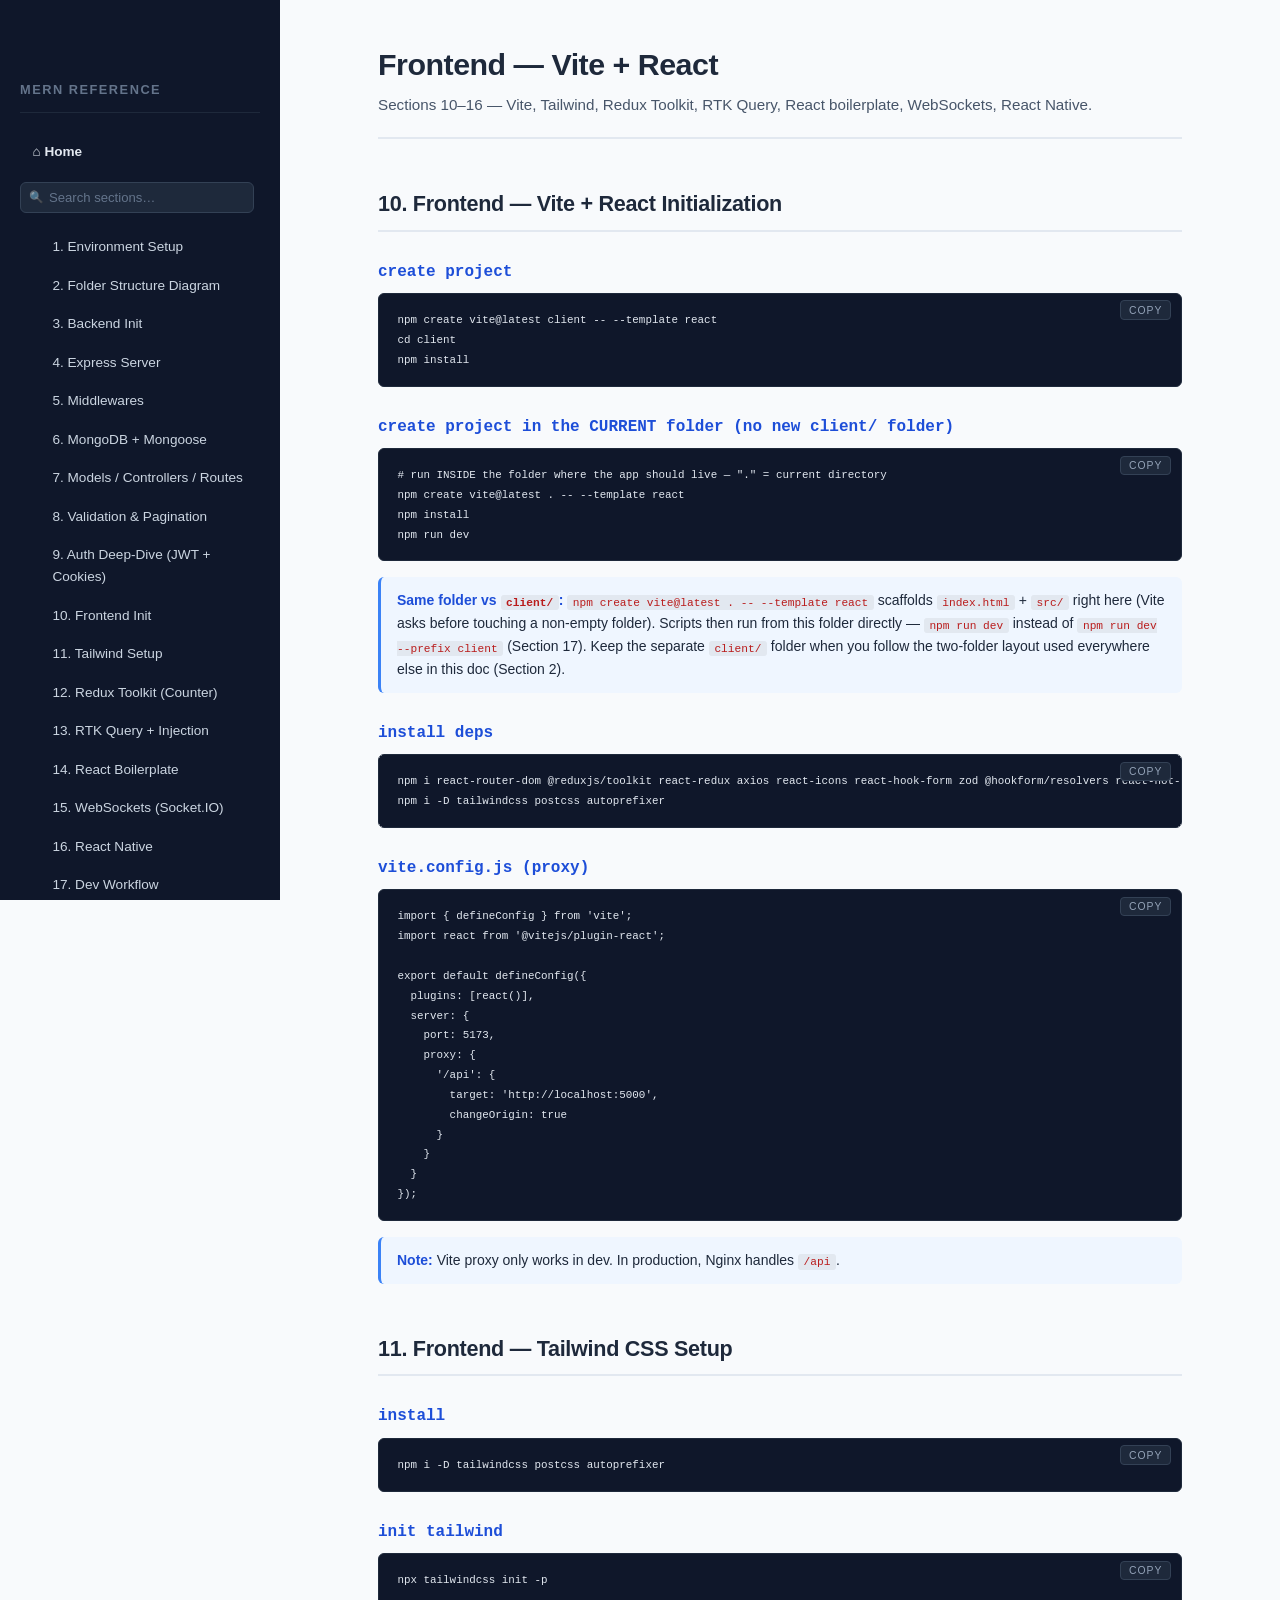
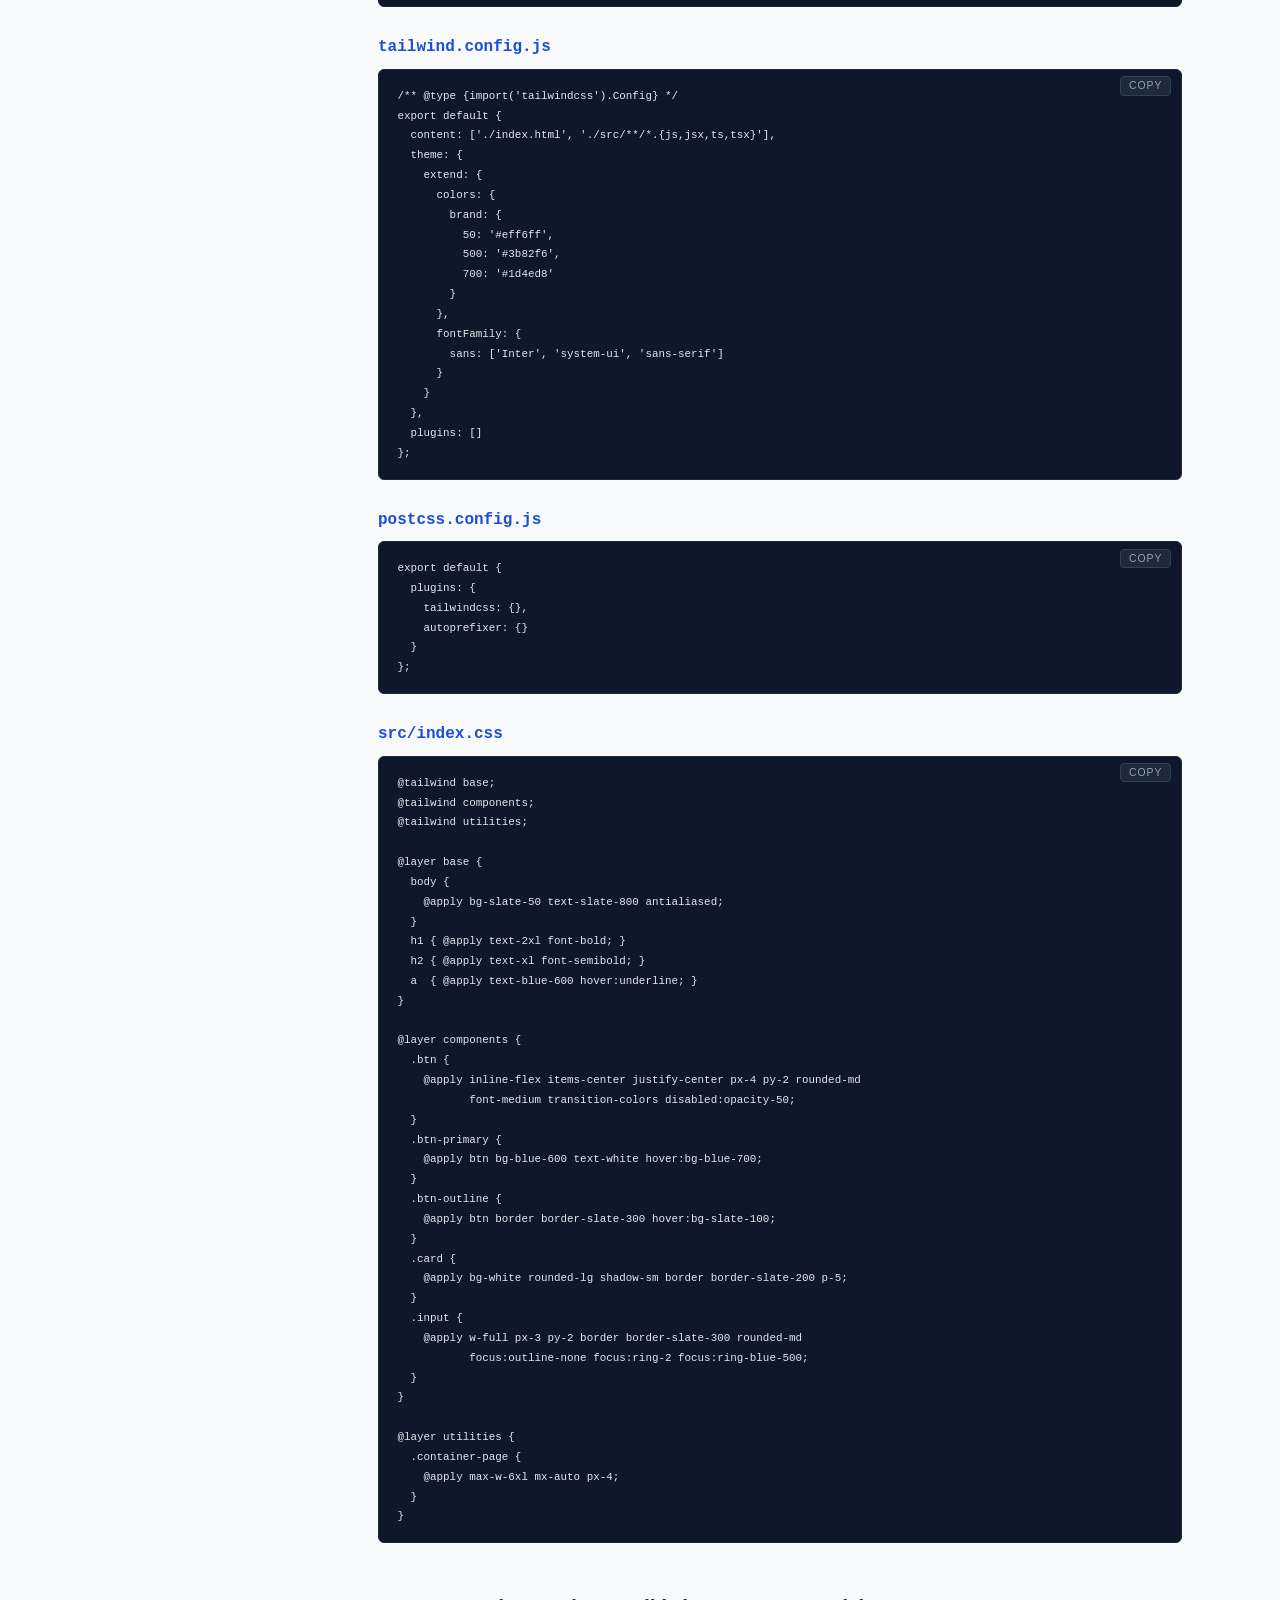
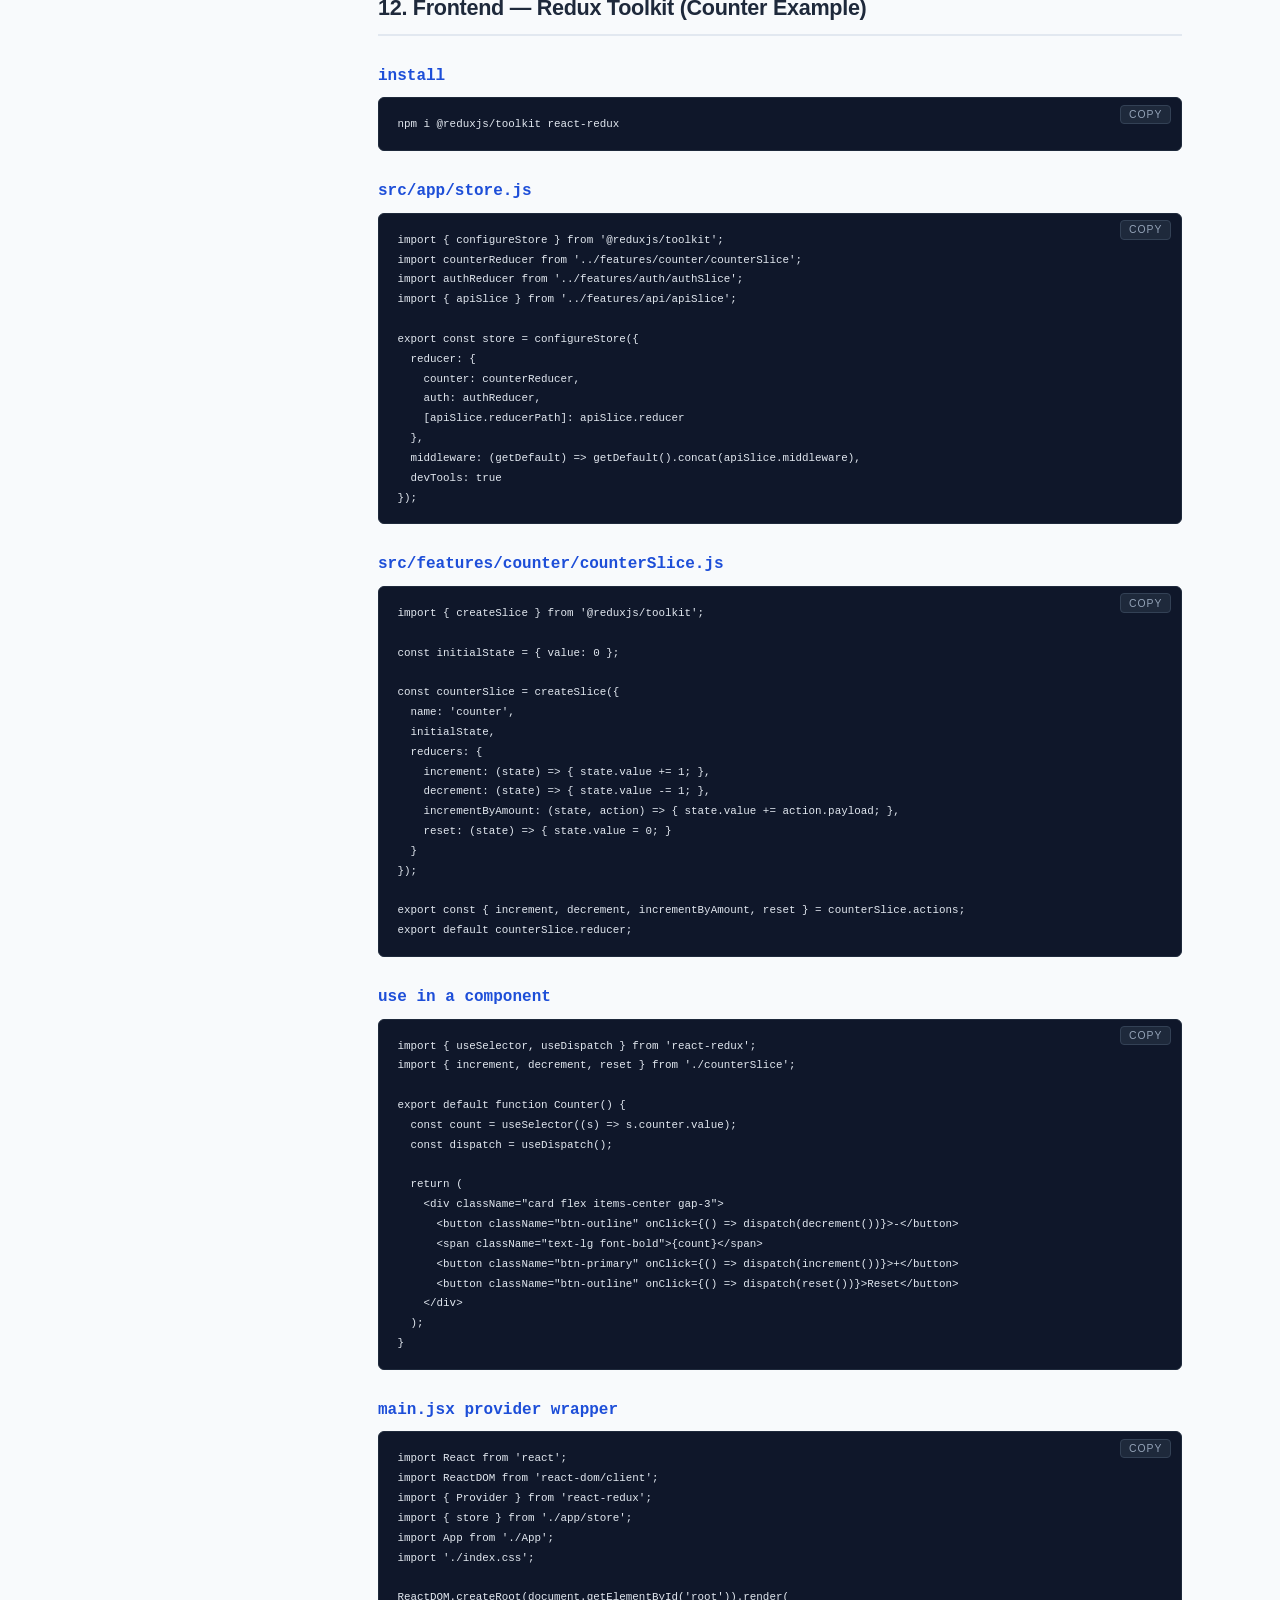
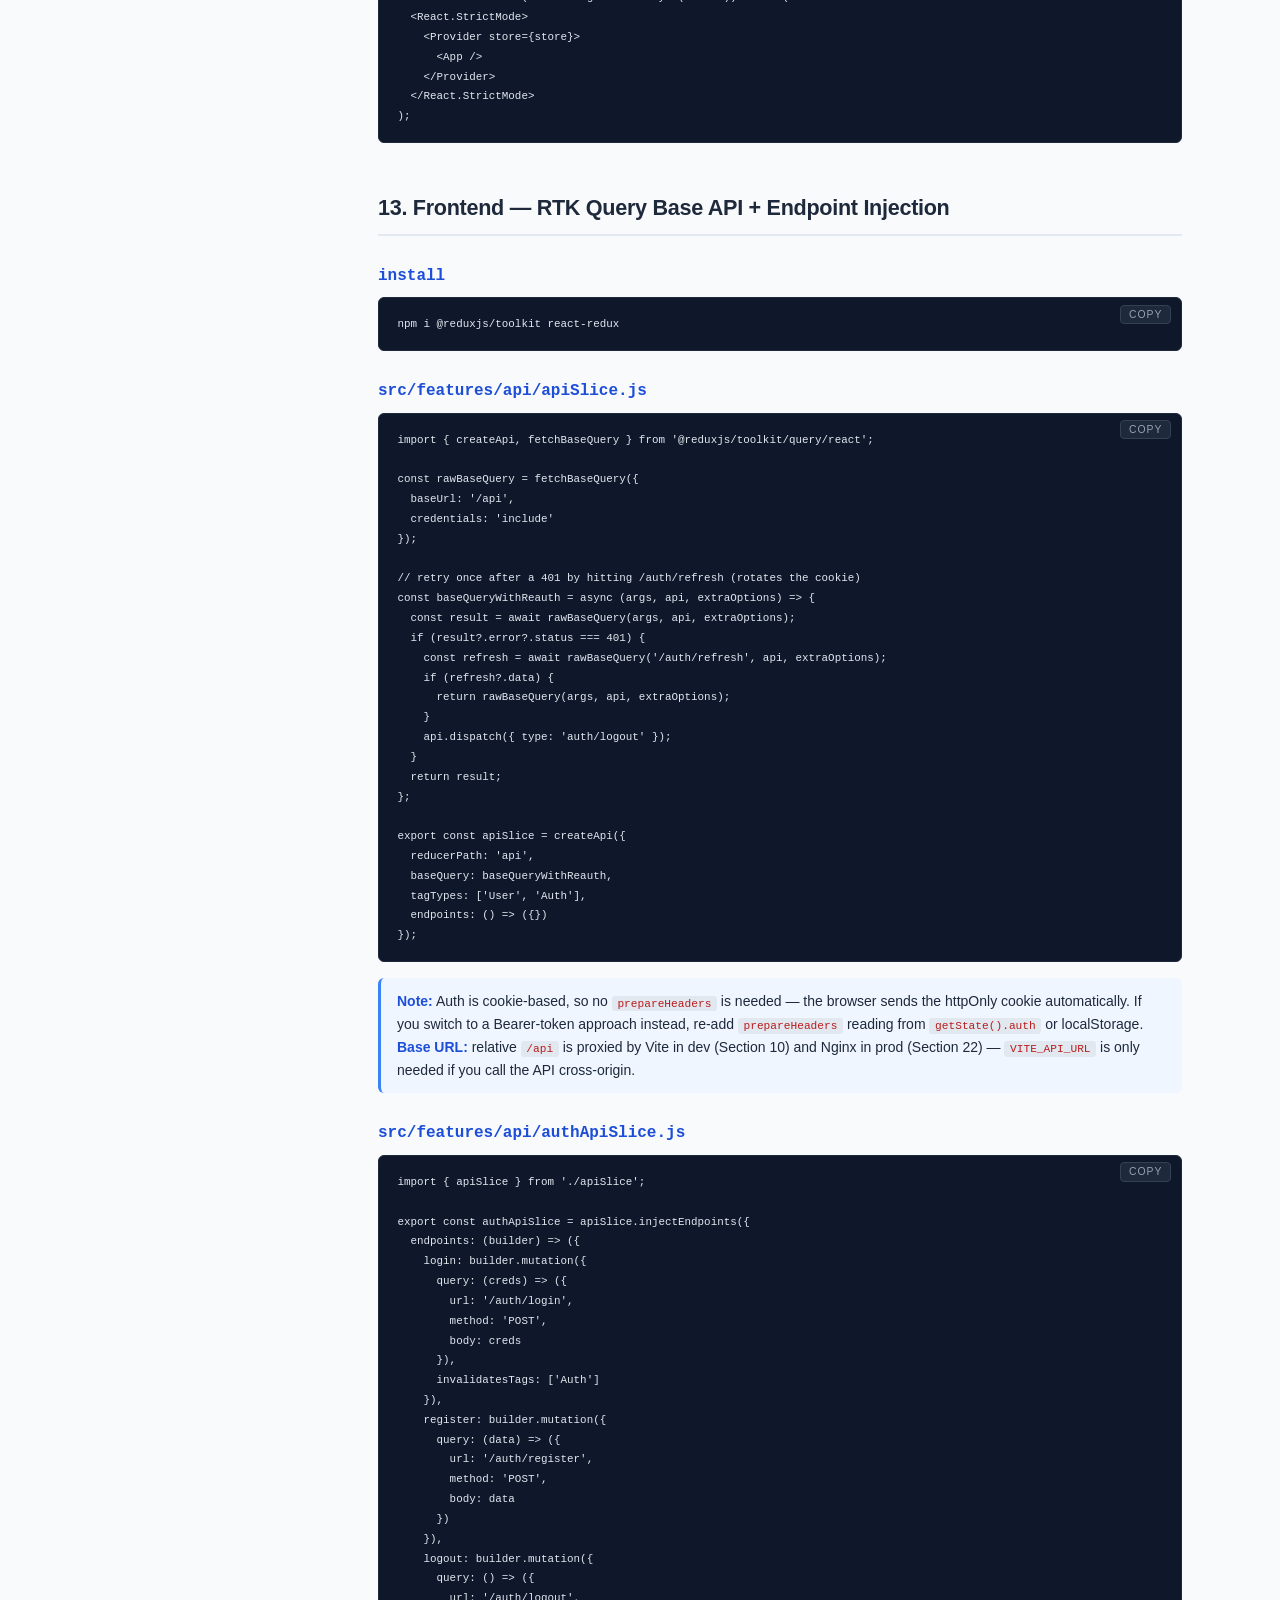
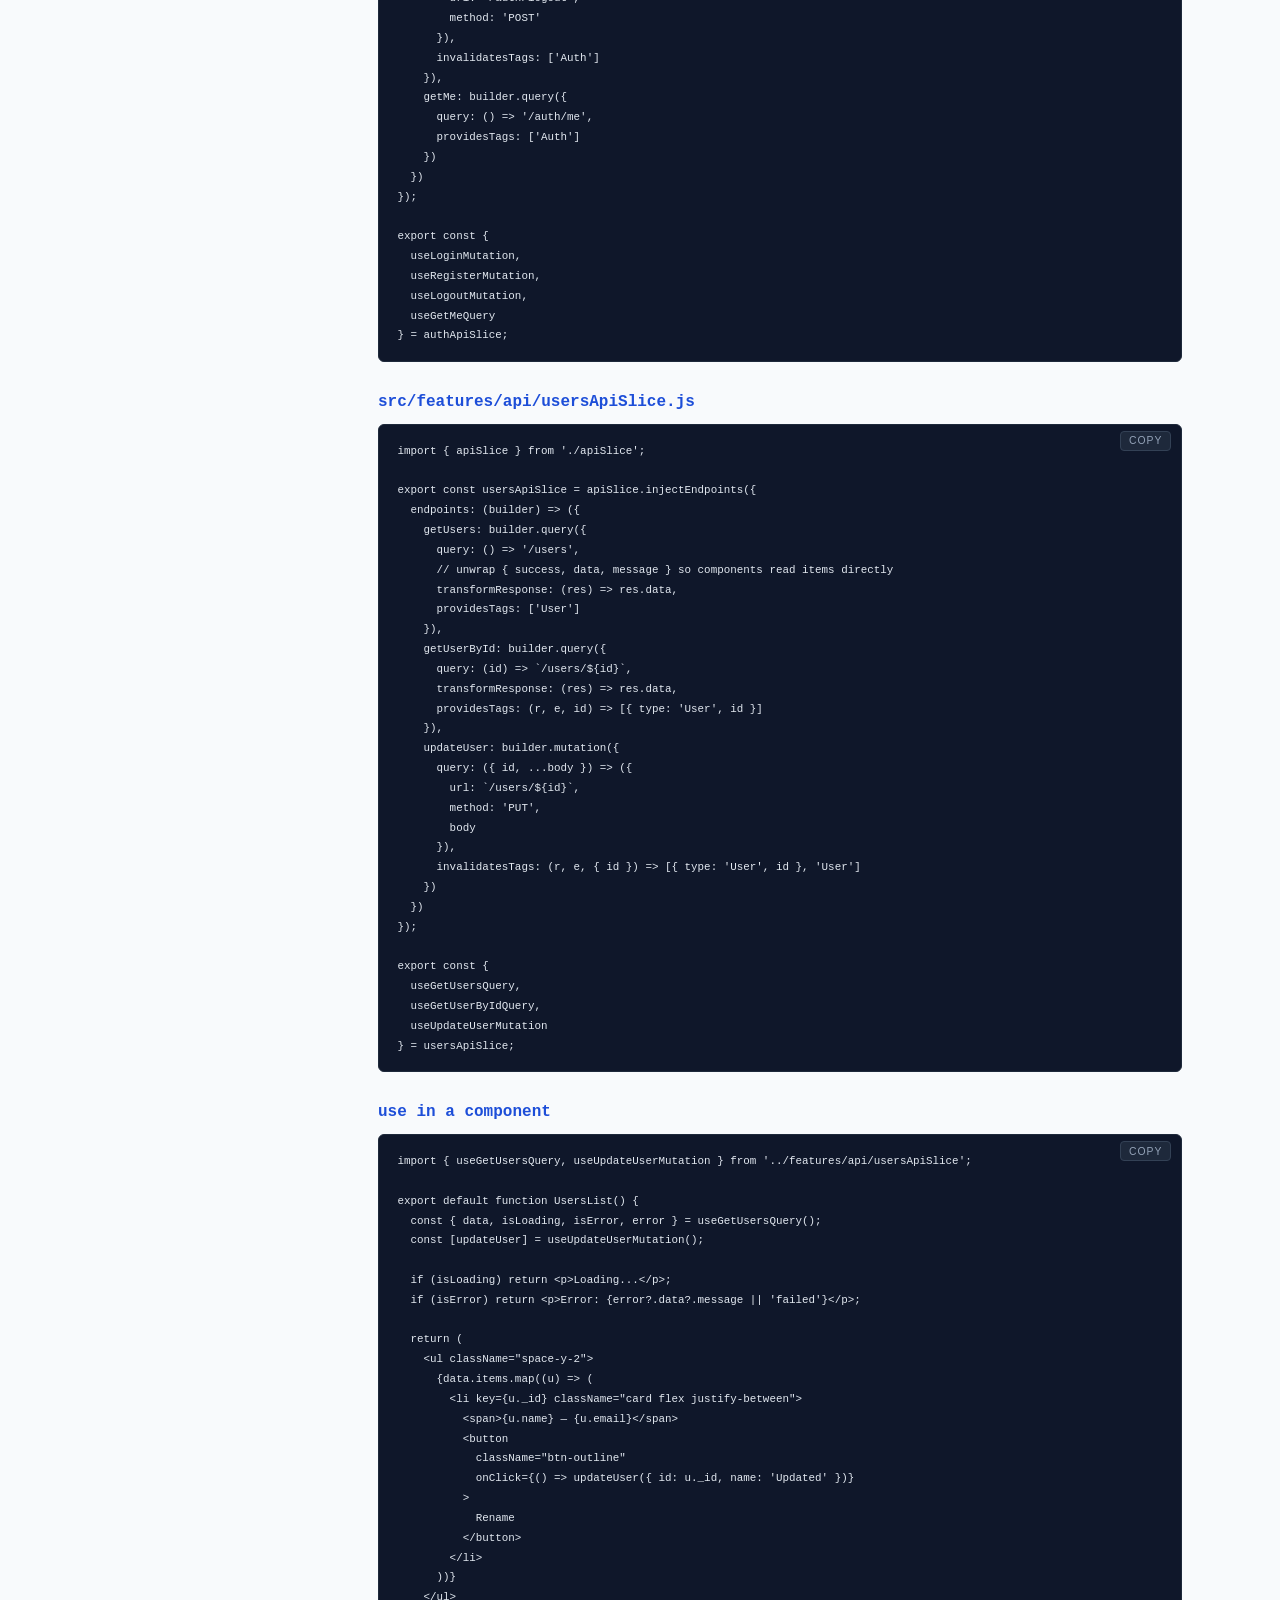
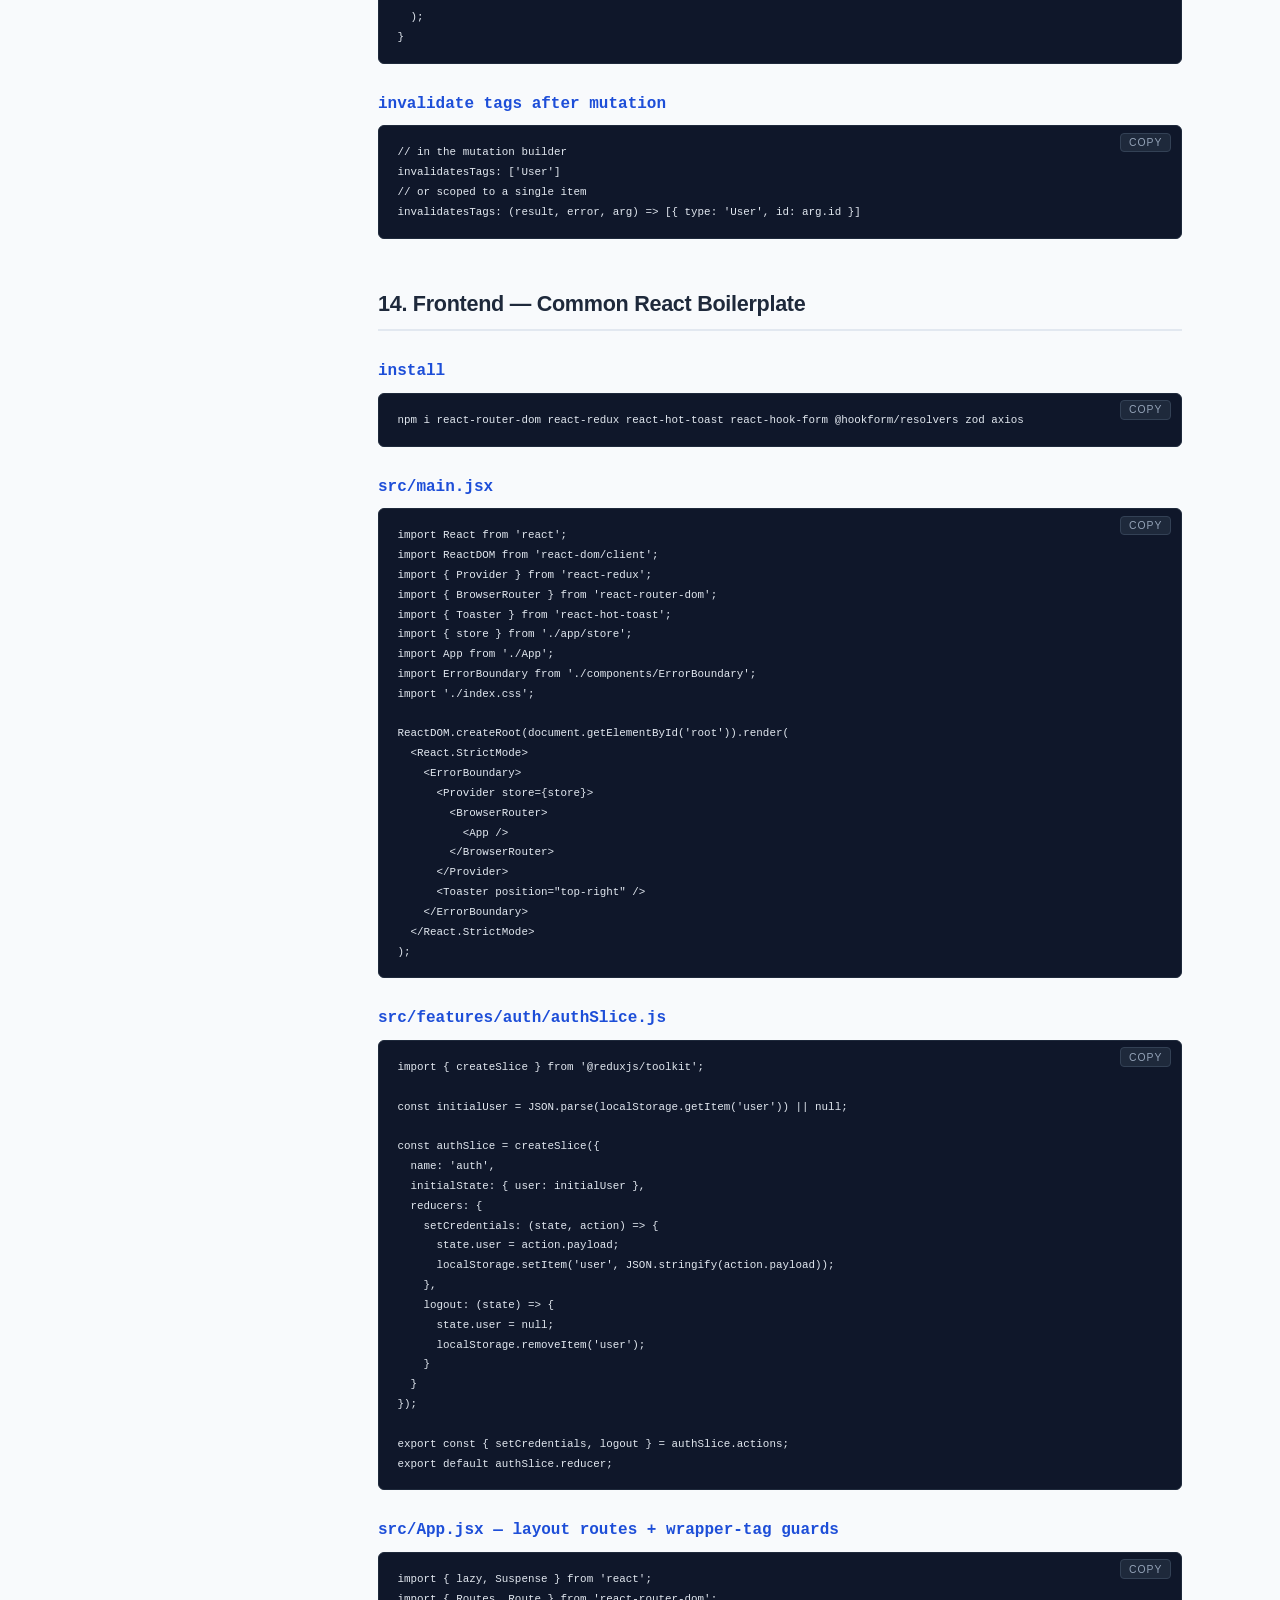
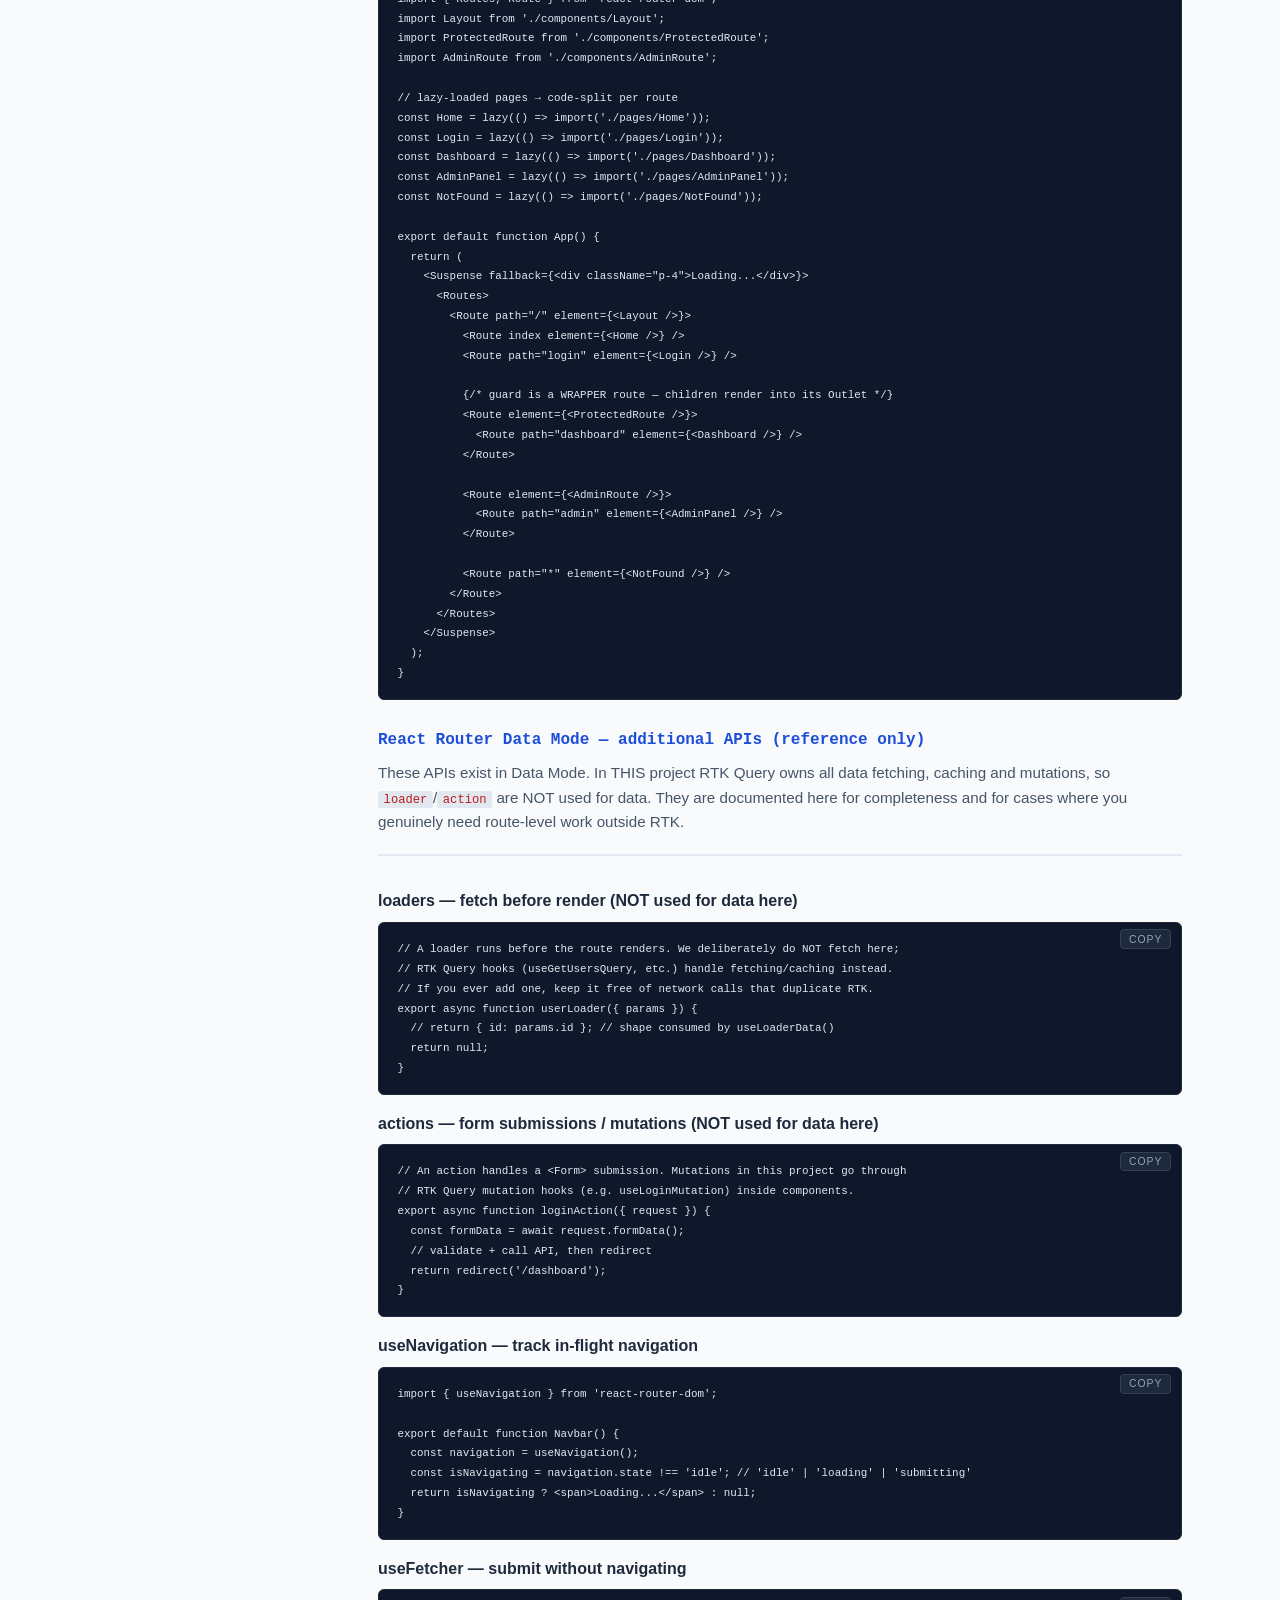
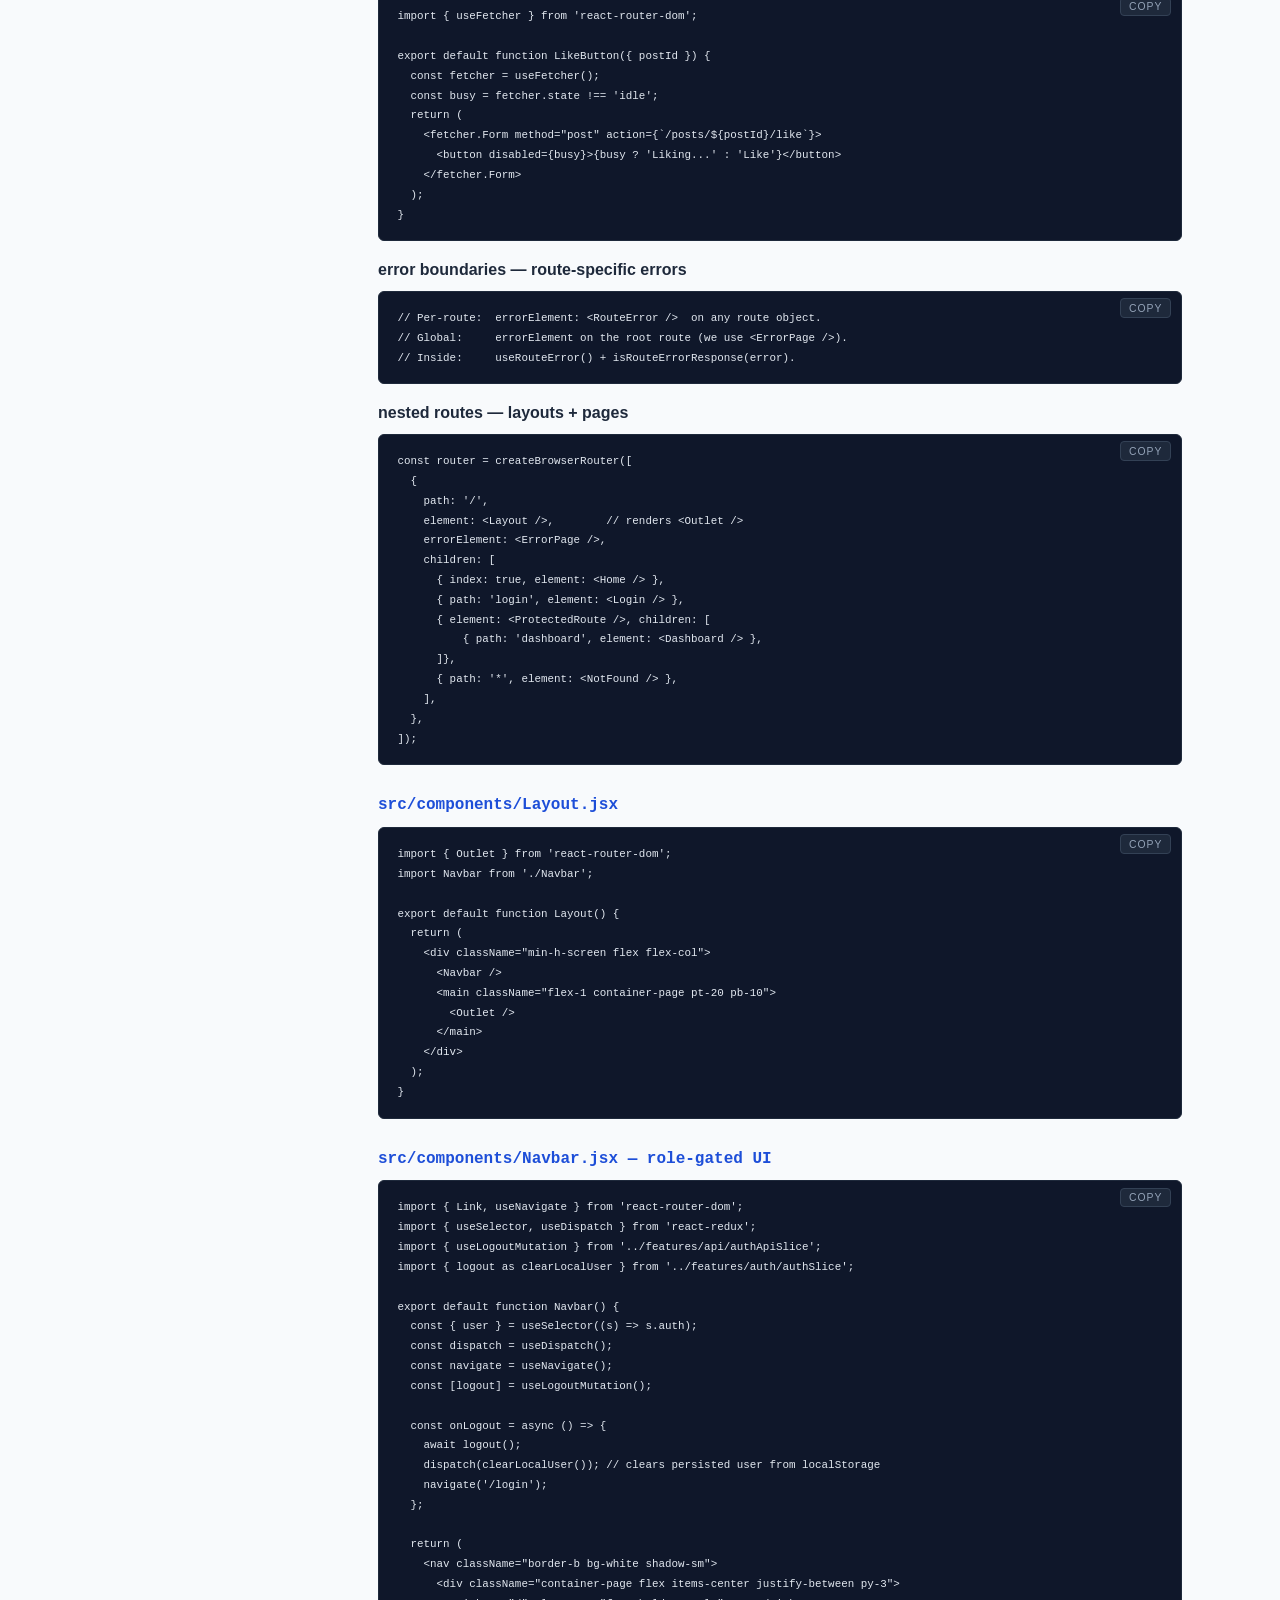
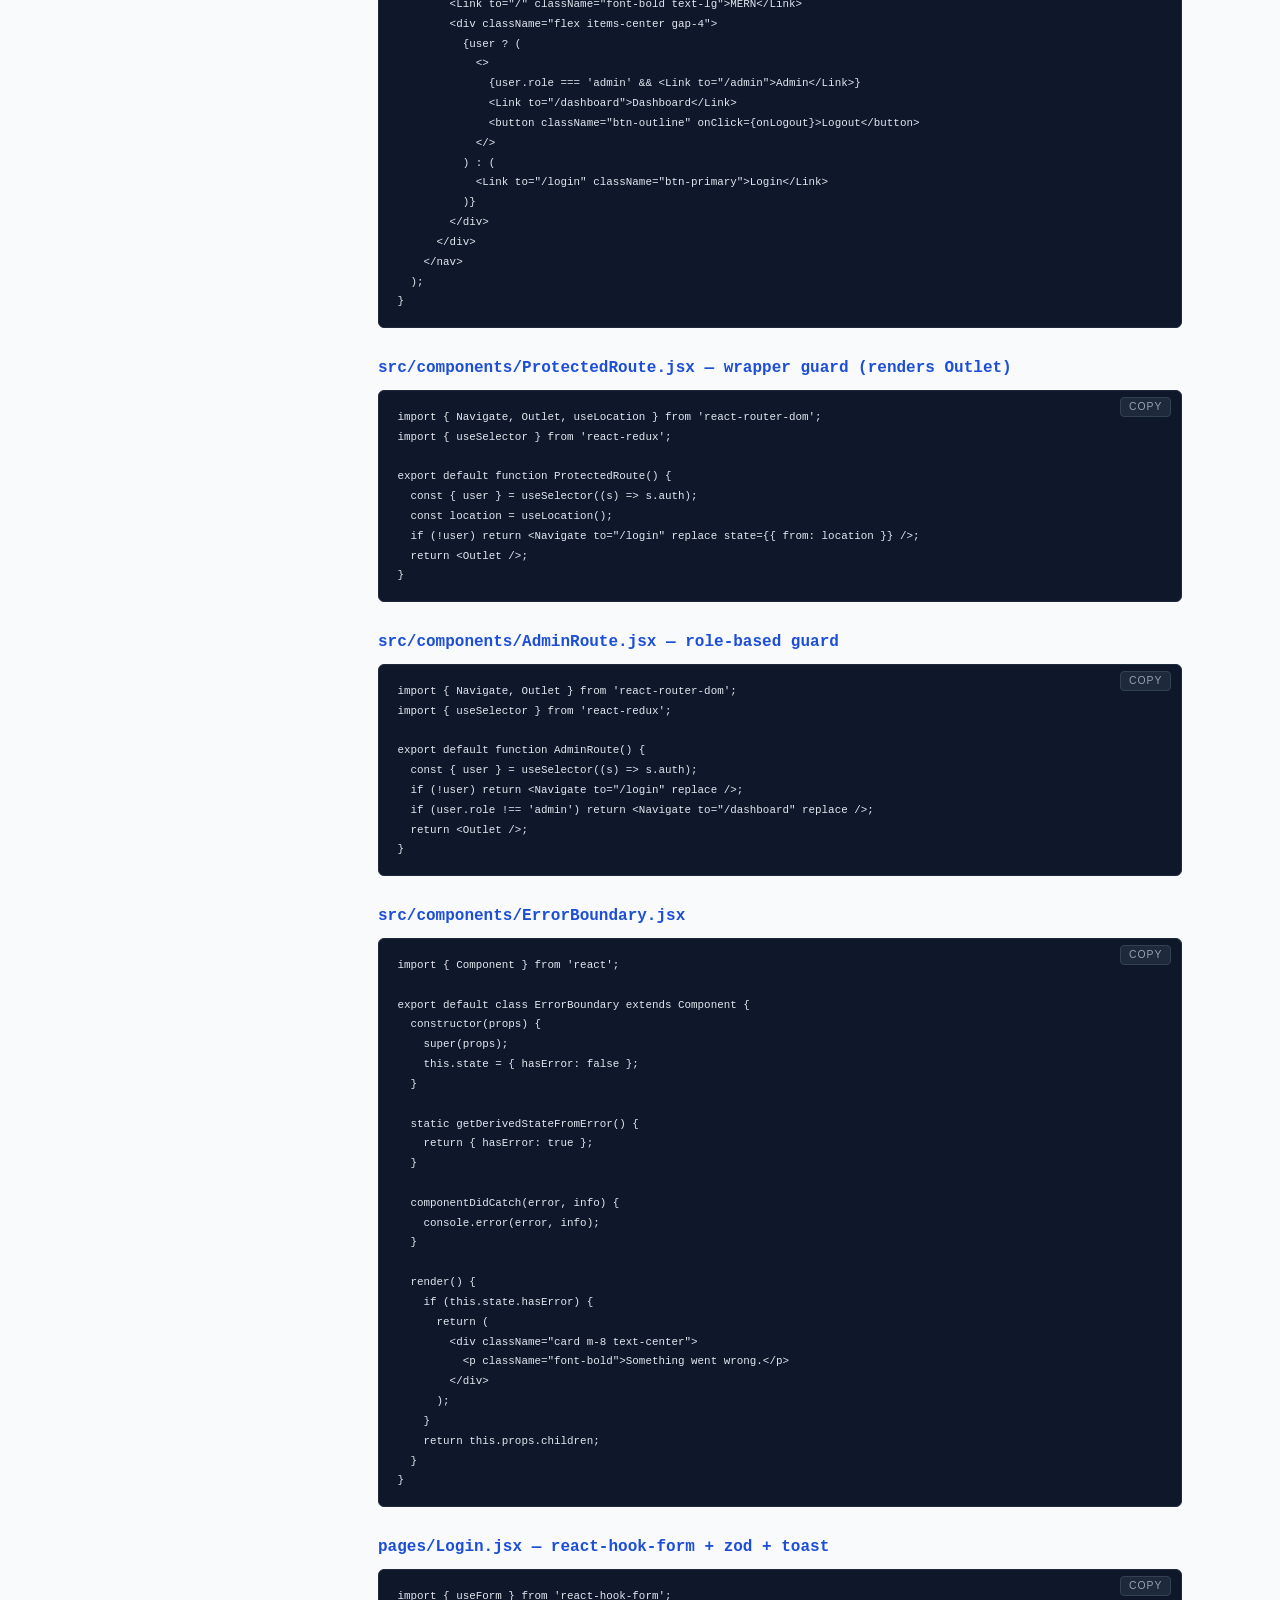
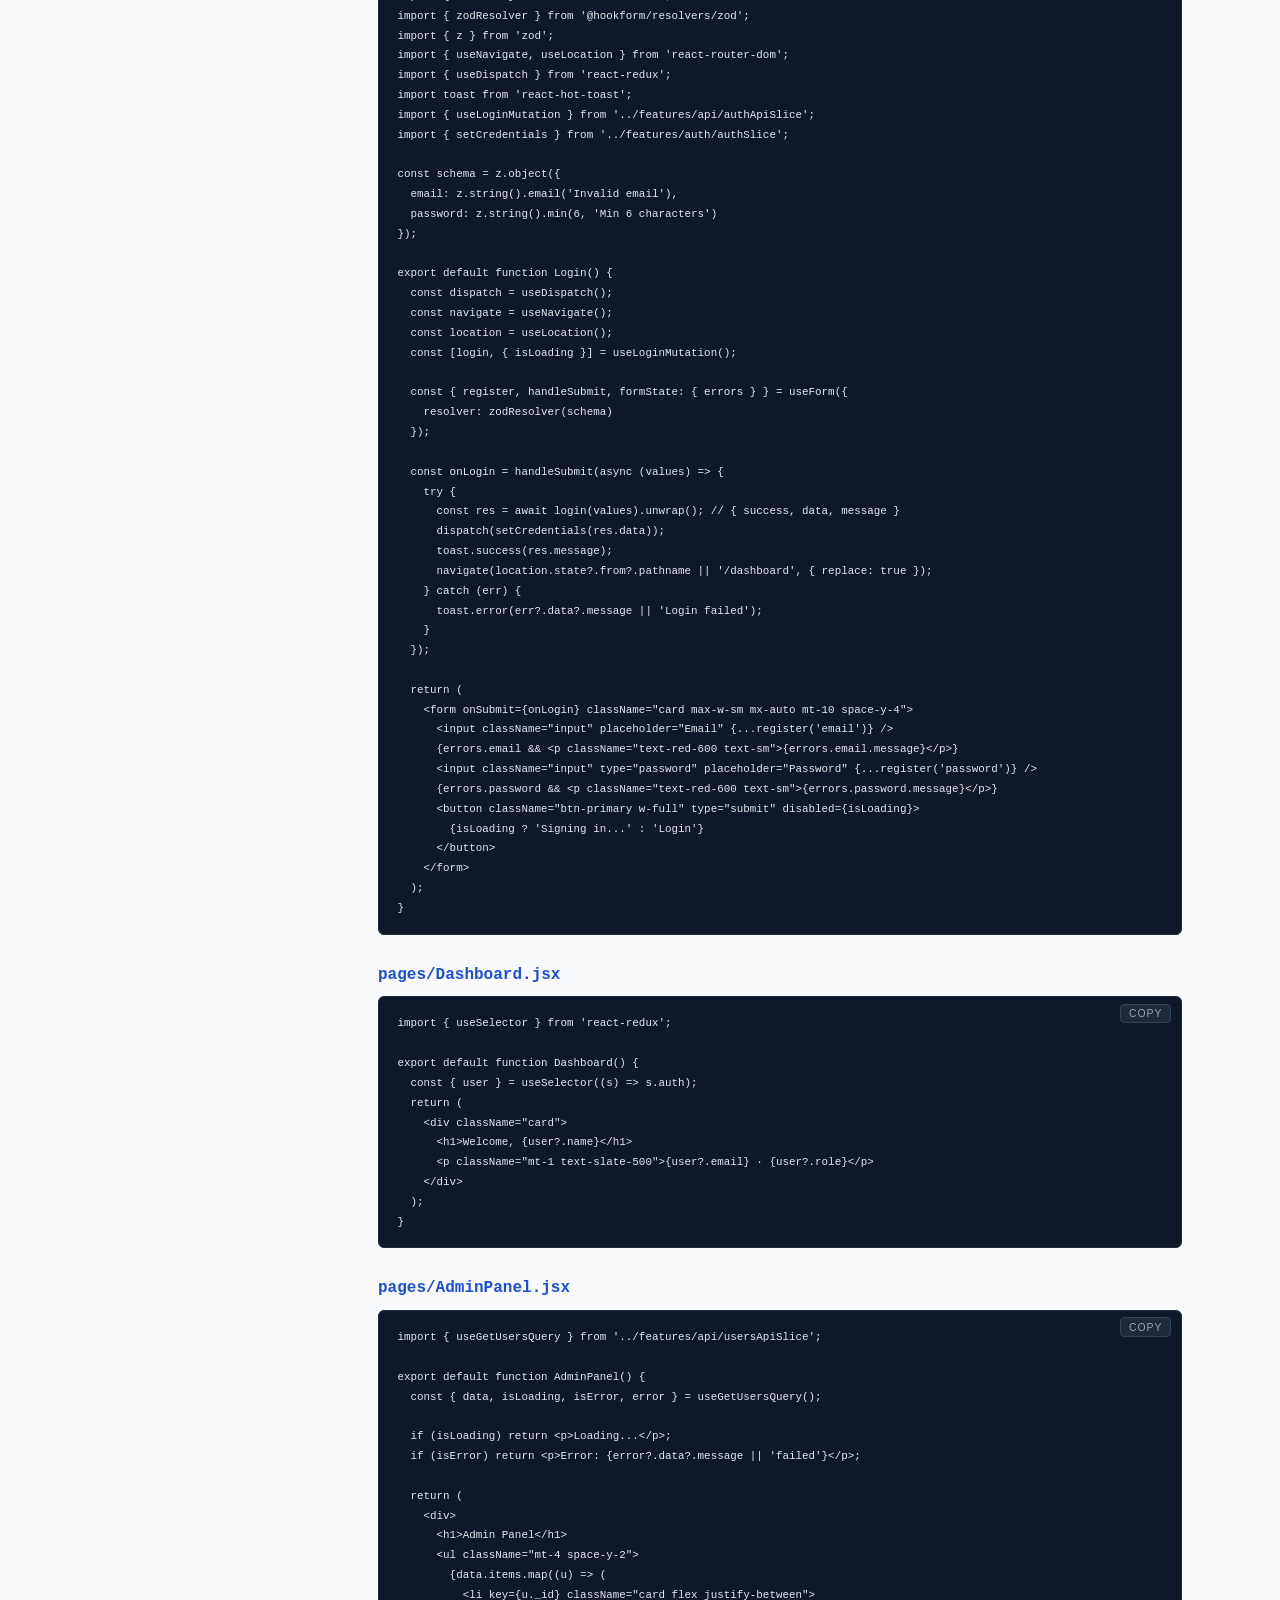
<file: frontend/frontend.html>
<!doctype html>
<html lang="en">
  <head>
    <meta charset="UTF-8" />
    <meta name="viewport" content="width=device-width, initial-scale=1.0" />
    <title>MERN Reference — Frontend</title>
    <link rel="stylesheet" href="../css/styles.css" />
  </head>
  <body>
    <button class="menu-toggle" id="menuToggle" aria-label="Toggle navigation">
      ☰
    </button>
    <div class="overlay" id="overlay"></div>

    <nav class="sidebar" id="sidebar">
      <h2>MERN Reference</h2>
      <p class="sidebar-home-top"><a href="../index.html">⌂ Home</a></p>
      <div class="search-wrap">
        <div class="search-field">
          <input
            type="search"
            id="navSearch"
            class="nav-search"
            placeholder="Search sections…"
            autocomplete="off"
            aria-label="Search sections"
          />
        </div>
        <span id="searchCount" class="search-count"></span>
      </div>
      <ul id="navList">
        <li><a href="../reference/reference.html#s1">1. Environment Setup</a></li>
        <li><a href="../reference/reference.html#s2">2. Folder Structure Diagram</a></li>
        <li><a href="../backend/backend.html#s3">3. Backend Init</a></li>
        <li><a href="../backend/backend.html#s4">4. Express Server</a></li>
        <li><a href="../backend/backend.html#s5">5. Middlewares</a></li>
        <li><a href="../backend/backend.html#s6">6. MongoDB + Mongoose</a></li>
        <li><a href="../backend/backend.html#s7">7. Models / Controllers / Routes</a></li>
        <li><a href="../backend/backend.html#s8">8. Validation &amp; Pagination</a></li>
        <li><a href="../backend/backend.html#s9">9. Auth Deep-Dive (JWT + Cookies)</a></li>
        <li><a href="../frontend/frontend.html#s10">10. Frontend Init</a></li>
        <li><a href="../frontend/frontend.html#s11">11. Tailwind Setup</a></li>
        <li><a href="../frontend/frontend.html#s12">12. Redux Toolkit (Counter)</a></li>
        <li><a href="../frontend/frontend.html#s13">13. RTK Query + Injection</a></li>
        <li><a href="../frontend/frontend.html#s14">14. React Boilerplate</a></li>
        <li><a href="../frontend/frontend.html#s15">15. WebSockets (Socket.IO)</a></li>
        <li><a href="../frontend/frontend.html#s16">16. React Native</a></li>
        <li><a href="../devops/devops.html#s17">17. Dev Workflow</a></li>
        <li>
          <a href="../devops/devops.html#s18">18. Testing (Jest + Supertest / Vitest)</a>
          <ul>
            <li><a href="../devops/devops.html#s18a">A. API — Jest + Supertest</a></li>
            <li><a href="../devops/devops.html#s18b">B. UI — Vitest + RTL</a></li>
          </ul>
        </li>
        <li>
          <a href="../reference/reference.html#s19">19. TypeScript Setup + Commands</a>
          <ul>
            <li><a href="../reference/reference.html#s19a">A. Node / Express (CommonJS)</a></li>
            <li><a href="../reference/reference.html#s19b">B. Vite (React / Vue)</a></li>
          </ul>
        </li>
        <li><a href="../devops/devops.html#s20">20. CI/CD + Docs</a></li>
        <li><a href="../devops/devops.html#s21">21. Docker Setup</a></li>
        <li><a href="../devops/devops.html#s22">22. VPS + Nginx + SSL</a></li>
        <li><a href="../devops/devops.html#s23">23. SSL &amp; Certificate Authority (CA)</a></li>
        <li><a href="../reference/reference.html#s24">24. Commands Cheat Sheet</a></li>
        <li><a href="../reference/reference.html#s25">25. Ubuntu Commands Cheat Sheet</a></li>
        <li><a href="../reference/reference.html#s26">26. Git &amp; GitHub</a></li>
        <li><a href="../frontend/frontend.html#s27">27. Other JS Libraries</a></li>
        <li><a href="../frontend/frontend.html#s28">28. Frontend — Animations</a></li>
      </ul>
      <p id="searchEmpty" class="search-empty" hidden>No sections match.</p>
      <p class="sidebar-home"><a href="../index.html">⌂ back to index</a></p>
    </nav>

    <main class="main-content">
      <h1>Frontend — Vite + React</h1>
      <p class="subtitle">
        Sections 10–16 — Vite, Tailwind, Redux Toolkit, RTK Query, React
        boilerplate, WebSockets, React Native.
      </p>

      <!-- ==================== SECTION 10 ==================== -->
      <h2 id="s10">10. Frontend — Vite + React Initialization</h2>

      <h3>create project</h3>
      <pre><code>npm create vite@latest client -- --template react
cd client
npm install</code></pre>

      <h3>create project in the CURRENT folder (no new client/ folder)</h3>
      <pre><code># run INSIDE the folder where the app should live — "." = current directory
npm create vite@latest . -- --template react
npm install
npm run dev</code></pre>

      <div class="callout">
        <strong>Same folder vs <code>client/</code>:</strong>
        <code>npm create vite@latest . -- --template react</code> scaffolds
        <code>index.html</code> + <code>src/</code> right here (Vite asks before
        touching a non-empty folder). Scripts then run from this folder directly
        — <code>npm run dev</code> instead of
        <code>npm run dev --prefix client</code> (Section 17). Keep the separate
        <code>client/</code> folder when you follow the two-folder layout used
        everywhere else in this doc (Section 2).
      </div>

      <h3>install deps</h3>
      <pre><code>npm i react-router-dom @reduxjs/toolkit react-redux axios react-icons react-hook-form zod @hookform/resolvers react-hot-toast
npm i -D tailwindcss postcss autoprefixer</code></pre>

      <h3>vite.config.js (proxy)</h3>
      <pre><code>import { defineConfig } from 'vite';
import react from '@vitejs/plugin-react';

export default defineConfig({
  plugins: [react()],
  server: {
    port: 5173,
    proxy: {
      '/api': {
        target: 'http://localhost:5000',
        changeOrigin: true
      }
    }
  }
});</code></pre>

      <div class="callout">
        <strong>Note:</strong> Vite proxy only works in dev. In production,
        Nginx handles <code>/api</code>.
      </div>

      <!-- ==================== SECTION 11 ==================== -->
      <h2 id="s11">11. Frontend — Tailwind CSS Setup</h2>

      <h3>install</h3>
      <pre><code>npm i -D tailwindcss postcss autoprefixer</code></pre>

      <h3>init tailwind</h3>
      <pre><code>npx tailwindcss init -p</code></pre>

      <h3>tailwind.config.js</h3>
      <pre><code>/** @type {import('tailwindcss').Config} */
export default {
  content: ['./index.html', './src/**/*.{js,jsx,ts,tsx}'],
  theme: {
    extend: {
      colors: {
        brand: {
          50: '#eff6ff',
          500: '#3b82f6',
          700: '#1d4ed8'
        }
      },
      fontFamily: {
        sans: ['Inter', 'system-ui', 'sans-serif']
      }
    }
  },
  plugins: []
};</code></pre>

      <h3>postcss.config.js</h3>
      <pre><code>export default {
  plugins: {
    tailwindcss: {},
    autoprefixer: {}
  }
};</code></pre>

      <h3>src/index.css</h3>
      <pre><code>@tailwind base;
@tailwind components;
@tailwind utilities;

@layer base {
  body {
    @apply bg-slate-50 text-slate-800 antialiased;
  }
  h1 { @apply text-2xl font-bold; }
  h2 { @apply text-xl font-semibold; }
  a  { @apply text-blue-600 hover:underline; }
}

@layer components {
  .btn {
    @apply inline-flex items-center justify-center px-4 py-2 rounded-md
           font-medium transition-colors disabled:opacity-50;
  }
  .btn-primary {
    @apply btn bg-blue-600 text-white hover:bg-blue-700;
  }
  .btn-outline {
    @apply btn border border-slate-300 hover:bg-slate-100;
  }
  .card {
    @apply bg-white rounded-lg shadow-sm border border-slate-200 p-5;
  }
  .input {
    @apply w-full px-3 py-2 border border-slate-300 rounded-md
           focus:outline-none focus:ring-2 focus:ring-blue-500;
  }
}

@layer utilities {
  .container-page {
    @apply max-w-6xl mx-auto px-4;
  }
}</code></pre>

      <!-- ==================== SECTION 12 ==================== -->
      <h2 id="s12">12. Frontend — Redux Toolkit (Counter Example)</h2>

      <h3>install</h3>
      <pre><code>npm i @reduxjs/toolkit react-redux</code></pre>

      <h3>src/app/store.js</h3>
      <pre><code>import { configureStore } from '@reduxjs/toolkit';
import counterReducer from '../features/counter/counterSlice';
import authReducer from '../features/auth/authSlice';
import { apiSlice } from '../features/api/apiSlice';

export const store = configureStore({
  reducer: {
    counter: counterReducer,
    auth: authReducer,
    [apiSlice.reducerPath]: apiSlice.reducer
  },
  middleware: (getDefault) =&gt; getDefault().concat(apiSlice.middleware),
  devTools: true
});</code></pre>

      <h3>src/features/counter/counterSlice.js</h3>
      <pre><code>import { createSlice } from '@reduxjs/toolkit';

const initialState = { value: 0 };

const counterSlice = createSlice({
  name: 'counter',
  initialState,
  reducers: {
    increment: (state) =&gt; { state.value += 1; },
    decrement: (state) =&gt; { state.value -= 1; },
    incrementByAmount: (state, action) =&gt; { state.value += action.payload; },
    reset: (state) =&gt; { state.value = 0; }
  }
});

export const { increment, decrement, incrementByAmount, reset } = counterSlice.actions;
export default counterSlice.reducer;</code></pre>

      <h3>use in a component</h3>
      <pre><code>import { useSelector, useDispatch } from 'react-redux';
import { increment, decrement, reset } from './counterSlice';

export default function Counter() {
  const count = useSelector((s) =&gt; s.counter.value);
  const dispatch = useDispatch();

  return (
    &lt;div className="card flex items-center gap-3"&gt;
      &lt;button className="btn-outline" onClick={() =&gt; dispatch(decrement())}&gt;-&lt;/button&gt;
      &lt;span className="text-lg font-bold"&gt;{count}&lt;/span&gt;
      &lt;button className="btn-primary" onClick={() =&gt; dispatch(increment())}&gt;+&lt;/button&gt;
      &lt;button className="btn-outline" onClick={() =&gt; dispatch(reset())}&gt;Reset&lt;/button&gt;
    &lt;/div&gt;
  );
}</code></pre>

      <h3>main.jsx provider wrapper</h3>
      <pre><code>import React from 'react';
import ReactDOM from 'react-dom/client';
import { Provider } from 'react-redux';
import { store } from './app/store';
import App from './App';
import './index.css';

ReactDOM.createRoot(document.getElementById('root')).render(
  &lt;React.StrictMode&gt;
    &lt;Provider store={store}&gt;
      &lt;App /&gt;
    &lt;/Provider&gt;
  &lt;/React.StrictMode&gt;
);</code></pre>

      <!-- ==================== SECTION 13 ==================== -->
      <h2 id="s13">13. Frontend — RTK Query Base API + Endpoint Injection</h2>

      <h3>install</h3>
      <pre><code>npm i @reduxjs/toolkit react-redux</code></pre>

      <h3>src/features/api/apiSlice.js</h3>
      <pre><code>import { createApi, fetchBaseQuery } from '@reduxjs/toolkit/query/react';

const rawBaseQuery = fetchBaseQuery({
  baseUrl: '/api',
  credentials: 'include'
});

// retry once after a 401 by hitting /auth/refresh (rotates the cookie)
const baseQueryWithReauth = async (args, api, extraOptions) =&gt; {
  const result = await rawBaseQuery(args, api, extraOptions);
  if (result?.error?.status === 401) {
    const refresh = await rawBaseQuery('/auth/refresh', api, extraOptions);
    if (refresh?.data) {
      return rawBaseQuery(args, api, extraOptions);
    }
    api.dispatch({ type: 'auth/logout' });
  }
  return result;
};

export const apiSlice = createApi({
  reducerPath: 'api',
  baseQuery: baseQueryWithReauth,
  tagTypes: ['User', 'Auth'],
  endpoints: () =&gt; ({})
});</code></pre>

      <div class="callout">
        <strong>Note:</strong> Auth is cookie-based, so no
        <code>prepareHeaders</code> is needed — the browser sends the httpOnly
        cookie automatically. If you switch to a Bearer-token approach instead,
        re-add <code>prepareHeaders</code> reading from
        <code>getState().auth</code> or localStorage.
        <strong>Base URL:</strong> relative <code>/api</code> is proxied by Vite
        in dev (Section 10) and Nginx in prod (Section 22) —
        <code>VITE_API_URL</code> is only needed if you call the API
        cross-origin.
      </div>

      <h3>src/features/api/authApiSlice.js</h3>
      <pre><code>import { apiSlice } from './apiSlice';

export const authApiSlice = apiSlice.injectEndpoints({
  endpoints: (builder) =&gt; ({
    login: builder.mutation({
      query: (creds) =&gt; ({
        url: '/auth/login',
        method: 'POST',
        body: creds
      }),
      invalidatesTags: ['Auth']
    }),
    register: builder.mutation({
      query: (data) =&gt; ({
        url: '/auth/register',
        method: 'POST',
        body: data
      })
    }),
    logout: builder.mutation({
      query: () =&gt; ({
        url: '/auth/logout',
        method: 'POST'
      }),
      invalidatesTags: ['Auth']
    }),
    getMe: builder.query({
      query: () =&gt; '/auth/me',
      providesTags: ['Auth']
    })
  })
});

export const {
  useLoginMutation,
  useRegisterMutation,
  useLogoutMutation,
  useGetMeQuery
} = authApiSlice;</code></pre>

      <h3>src/features/api/usersApiSlice.js</h3>
      <pre><code>import { apiSlice } from './apiSlice';

export const usersApiSlice = apiSlice.injectEndpoints({
  endpoints: (builder) =&gt; ({
    getUsers: builder.query({
      query: () =&gt; '/users',
      // unwrap { success, data, message } so components read items directly
      transformResponse: (res) =&gt; res.data,
      providesTags: ['User']
    }),
    getUserById: builder.query({
      query: (id) =&gt; `/users/${id}`,
      transformResponse: (res) =&gt; res.data,
      providesTags: (r, e, id) =&gt; [{ type: 'User', id }]
    }),
    updateUser: builder.mutation({
      query: ({ id, ...body }) =&gt; ({
        url: `/users/${id}`,
        method: 'PUT',
        body
      }),
      invalidatesTags: (r, e, { id }) =&gt; [{ type: 'User', id }, 'User']
    })
  })
});

export const {
  useGetUsersQuery,
  useGetUserByIdQuery,
  useUpdateUserMutation
} = usersApiSlice;</code></pre>

      <h3>use in a component</h3>
      <pre><code>import { useGetUsersQuery, useUpdateUserMutation } from '../features/api/usersApiSlice';

export default function UsersList() {
  const { data, isLoading, isError, error } = useGetUsersQuery();
  const [updateUser] = useUpdateUserMutation();

  if (isLoading) return &lt;p&gt;Loading...&lt;/p&gt;;
  if (isError) return &lt;p&gt;Error: {error?.data?.message || 'failed'}&lt;/p&gt;;

  return (
    &lt;ul className="space-y-2"&gt;
      {data.items.map((u) =&gt; (
        &lt;li key={u._id} className="card flex justify-between"&gt;
          &lt;span&gt;{u.name} — {u.email}&lt;/span&gt;
          &lt;button
            className="btn-outline"
            onClick={() =&gt; updateUser({ id: u._id, name: 'Updated' })}
          &gt;
            Rename
          &lt;/button&gt;
        &lt;/li&gt;
      ))}
    &lt;/ul&gt;
  );
}</code></pre>

      <h3>invalidate tags after mutation</h3>
      <pre><code>// in the mutation builder
invalidatesTags: ['User']
// or scoped to a single item
invalidatesTags: (result, error, arg) =&gt; [{ type: 'User', id: arg.id }]</code></pre>

      <!-- ==================== SECTION 14 ==================== -->
      <h2 id="s14">14. Frontend — Common React Boilerplate</h2>

      <h3>install</h3>
      <pre><code>npm i react-router-dom react-redux react-hot-toast react-hook-form @hookform/resolvers zod axios</code></pre>

      <h3>src/main.jsx</h3>
      <pre><code>import React from 'react';
import ReactDOM from 'react-dom/client';
import { Provider } from 'react-redux';
import { BrowserRouter } from 'react-router-dom';
import { Toaster } from 'react-hot-toast';
import { store } from './app/store';
import App from './App';
import ErrorBoundary from './components/ErrorBoundary';
import './index.css';

ReactDOM.createRoot(document.getElementById('root')).render(
  &lt;React.StrictMode&gt;
    &lt;ErrorBoundary&gt;
      &lt;Provider store={store}&gt;
        &lt;BrowserRouter&gt;
          &lt;App /&gt;
        &lt;/BrowserRouter&gt;
      &lt;/Provider&gt;
      &lt;Toaster position="top-right" /&gt;
    &lt;/ErrorBoundary&gt;
  &lt;/React.StrictMode&gt;
);</code></pre>

      <h3>src/features/auth/authSlice.js</h3>
      <pre><code>import { createSlice } from '@reduxjs/toolkit';

const initialUser = JSON.parse(localStorage.getItem('user')) || null;

const authSlice = createSlice({
  name: 'auth',
  initialState: { user: initialUser },
  reducers: {
    setCredentials: (state, action) =&gt; {
      state.user = action.payload;
      localStorage.setItem('user', JSON.stringify(action.payload));
    },
    logout: (state) =&gt; {
      state.user = null;
      localStorage.removeItem('user');
    }
  }
});

export const { setCredentials, logout } = authSlice.actions;
export default authSlice.reducer;</code></pre>

      <h3>src/App.jsx — layout routes + wrapper-tag guards</h3>
      <pre><code>import { lazy, Suspense } from 'react';
import { Routes, Route } from 'react-router-dom';
import Layout from './components/Layout';
import ProtectedRoute from './components/ProtectedRoute';
import AdminRoute from './components/AdminRoute';

// lazy-loaded pages → code-split per route
const Home = lazy(() =&gt; import('./pages/Home'));
const Login = lazy(() =&gt; import('./pages/Login'));
const Dashboard = lazy(() =&gt; import('./pages/Dashboard'));
const AdminPanel = lazy(() =&gt; import('./pages/AdminPanel'));
const NotFound = lazy(() =&gt; import('./pages/NotFound'));

export default function App() {
  return (
    &lt;Suspense fallback={&lt;div className="p-4"&gt;Loading...&lt;/div&gt;}&gt;
      &lt;Routes&gt;
        &lt;Route path="/" element={&lt;Layout /&gt;}&gt;
          &lt;Route index element={&lt;Home /&gt;} /&gt;
          &lt;Route path="login" element={&lt;Login /&gt;} /&gt;

          {/* guard is a WRAPPER route — children render into its Outlet */}
          &lt;Route element={&lt;ProtectedRoute /&gt;}&gt;
            &lt;Route path="dashboard" element={&lt;Dashboard /&gt;} /&gt;
          &lt;/Route&gt;

          &lt;Route element={&lt;AdminRoute /&gt;}&gt;
            &lt;Route path="admin" element={&lt;AdminPanel /&gt;} /&gt;
          &lt;/Route&gt;

          &lt;Route path="*" element={&lt;NotFound /&gt;} /&gt;
        &lt;/Route&gt;
      &lt;/Routes&gt;
    &lt;/Suspense&gt;
  );
}</code></pre>

      <h3>React Router Data Mode — additional APIs (reference only)</h3>
      <p class="subtitle">
        These APIs exist in Data Mode. In THIS project RTK Query owns all data fetching,
        caching and mutations, so <code>loader</code>/<code>action</code> are NOT used for data.
        They are documented here for completeness and for cases where you genuinely need
        route-level work outside RTK.
      </p>

      <h4>loaders — fetch before render (NOT used for data here)</h4>
      <pre><code>// A loader runs before the route renders. We deliberately do NOT fetch here;
// RTK Query hooks (useGetUsersQuery, etc.) handle fetching/caching instead.
// If you ever add one, keep it free of network calls that duplicate RTK.
export async function userLoader({ params }) {
  // return { id: params.id }; // shape consumed by useLoaderData()
  return null;
}</code></pre>

      <h4>actions — form submissions / mutations (NOT used for data here)</h4>
      <pre><code>// An action handles a &lt;Form&gt; submission. Mutations in this project go through
// RTK Query mutation hooks (e.g. useLoginMutation) inside components.
export async function loginAction({ request }) {
  const formData = await request.formData();
  // validate + call API, then redirect
  return redirect('/dashboard');
}</code></pre>

      <h4>useNavigation — track in-flight navigation</h4>
      <pre><code>import { useNavigation } from 'react-router-dom';

export default function Navbar() {
  const navigation = useNavigation();
  const isNavigating = navigation.state !== 'idle'; // 'idle' | 'loading' | 'submitting'
  return isNavigating ? &lt;span&gt;Loading...&lt;/span&gt; : null;
}</code></pre>

      <h4>useFetcher — submit without navigating</h4>
      <pre><code>import { useFetcher } from 'react-router-dom';

export default function LikeButton({ postId }) {
  const fetcher = useFetcher();
  const busy = fetcher.state !== 'idle';
  return (
    &lt;fetcher.Form method="post" action={`/posts/${postId}/like`}&gt;
      &lt;button disabled={busy}&gt;{busy ? 'Liking...' : 'Like'}&lt;/button&gt;
    &lt;/fetcher.Form&gt;
  );
}</code></pre>

      <h4>error boundaries — route-specific errors</h4>
      <pre><code>// Per-route:  errorElement: &lt;RouteError /&gt;  on any route object.
// Global:     errorElement on the root route (we use &lt;ErrorPage /&gt;).
// Inside:     useRouteError() + isRouteErrorResponse(error).</code></pre>

      <h4>nested routes — layouts + pages</h4>
      <pre><code>const router = createBrowserRouter([
  {
    path: '/',
    element: &lt;Layout /&gt;,        // renders &lt;Outlet /&gt;
    errorElement: &lt;ErrorPage /&gt;,
    children: [
      { index: true, element: &lt;Home /&gt; },
      { path: 'login', element: &lt;Login /&gt; },
      { element: &lt;ProtectedRoute /&gt;, children: [
          { path: 'dashboard', element: &lt;Dashboard /&gt; },
      ]},
      { path: '*', element: &lt;NotFound /&gt; },
    ],
  },
]);</code></pre>


      <h3>src/components/Layout.jsx</h3>
      <pre><code>import { Outlet } from 'react-router-dom';
import Navbar from './Navbar';

export default function Layout() {
  return (
    &lt;div className="min-h-screen flex flex-col"&gt;
      &lt;Navbar /&gt;
      &lt;main className="flex-1 container-page pt-20 pb-10"&gt;
        &lt;Outlet /&gt;
      &lt;/main&gt;
    &lt;/div&gt;
  );
}</code></pre>

      <h3>src/components/Navbar.jsx — role-gated UI</h3>
      <pre><code>import { Link, useNavigate } from 'react-router-dom';
import { useSelector, useDispatch } from 'react-redux';
import { useLogoutMutation } from '../features/api/authApiSlice';
import { logout as clearLocalUser } from '../features/auth/authSlice';

export default function Navbar() {
  const { user } = useSelector((s) =&gt; s.auth);
  const dispatch = useDispatch();
  const navigate = useNavigate();
  const [logout] = useLogoutMutation();

  const onLogout = async () =&gt; {
    await logout();
    dispatch(clearLocalUser()); // clears persisted user from localStorage
    navigate('/login');
  };

  return (
    &lt;nav className="border-b bg-white shadow-sm"&gt;
      &lt;div className="container-page flex items-center justify-between py-3"&gt;
        &lt;Link to="/" className="font-bold text-lg"&gt;MERN&lt;/Link&gt;
        &lt;div className="flex items-center gap-4"&gt;
          {user ? (
            &lt;&gt;
              {user.role === 'admin' &amp;&amp; &lt;Link to="/admin"&gt;Admin&lt;/Link&gt;}
              &lt;Link to="/dashboard"&gt;Dashboard&lt;/Link&gt;
              &lt;button className="btn-outline" onClick={onLogout}&gt;Logout&lt;/button&gt;
            &lt;/&gt;
          ) : (
            &lt;Link to="/login" className="btn-primary"&gt;Login&lt;/Link&gt;
          )}
        &lt;/div&gt;
      &lt;/div&gt;
    &lt;/nav&gt;
  );
}</code></pre>

      <h3>
        src/components/ProtectedRoute.jsx — wrapper guard (renders Outlet)
      </h3>
      <pre><code>import { Navigate, Outlet, useLocation } from 'react-router-dom';
import { useSelector } from 'react-redux';

export default function ProtectedRoute() {
  const { user } = useSelector((s) =&gt; s.auth);
  const location = useLocation();
  if (!user) return &lt;Navigate to="/login" replace state={{ from: location }} /&gt;;
  return &lt;Outlet /&gt;;
}</code></pre>

      <h3>src/components/AdminRoute.jsx — role-based guard</h3>
      <pre><code>import { Navigate, Outlet } from 'react-router-dom';
import { useSelector } from 'react-redux';

export default function AdminRoute() {
  const { user } = useSelector((s) =&gt; s.auth);
  if (!user) return &lt;Navigate to="/login" replace /&gt;;
  if (user.role !== 'admin') return &lt;Navigate to="/dashboard" replace /&gt;;
  return &lt;Outlet /&gt;;
}</code></pre>

      <h3>src/components/ErrorBoundary.jsx</h3>
      <pre><code>import { Component } from 'react';

export default class ErrorBoundary extends Component {
  constructor(props) {
    super(props);
    this.state = { hasError: false };
  }

  static getDerivedStateFromError() {
    return { hasError: true };
  }

  componentDidCatch(error, info) {
    console.error(error, info);
  }

  render() {
    if (this.state.hasError) {
      return (
        &lt;div className="card m-8 text-center"&gt;
          &lt;p className="font-bold"&gt;Something went wrong.&lt;/p&gt;
        &lt;/div&gt;
      );
    }
    return this.props.children;
  }
}</code></pre>

      <h3>pages/Login.jsx — react-hook-form + zod + toast</h3>
      <pre><code>import { useForm } from 'react-hook-form';
import { zodResolver } from '@hookform/resolvers/zod';
import { z } from 'zod';
import { useNavigate, useLocation } from 'react-router-dom';
import { useDispatch } from 'react-redux';
import toast from 'react-hot-toast';
import { useLoginMutation } from '../features/api/authApiSlice';
import { setCredentials } from '../features/auth/authSlice';

const schema = z.object({
  email: z.string().email('Invalid email'),
  password: z.string().min(6, 'Min 6 characters')
});

export default function Login() {
  const dispatch = useDispatch();
  const navigate = useNavigate();
  const location = useLocation();
  const [login, { isLoading }] = useLoginMutation();

  const { register, handleSubmit, formState: { errors } } = useForm({
    resolver: zodResolver(schema)
  });

  const onLogin = handleSubmit(async (values) =&gt; {
    try {
      const res = await login(values).unwrap(); // { success, data, message }
      dispatch(setCredentials(res.data));
      toast.success(res.message);
      navigate(location.state?.from?.pathname || '/dashboard', { replace: true });
    } catch (err) {
      toast.error(err?.data?.message || 'Login failed');
    }
  });

  return (
    &lt;form onSubmit={onLogin} className="card max-w-sm mx-auto mt-10 space-y-4"&gt;
      &lt;input className="input" placeholder="Email" {...register('email')} /&gt;
      {errors.email &amp;&amp; &lt;p className="text-red-600 text-sm"&gt;{errors.email.message}&lt;/p&gt;}
      &lt;input className="input" type="password" placeholder="Password" {...register('password')} /&gt;
      {errors.password &amp;&amp; &lt;p className="text-red-600 text-sm"&gt;{errors.password.message}&lt;/p&gt;}
      &lt;button className="btn-primary w-full" type="submit" disabled={isLoading}&gt;
        {isLoading ? 'Signing in...' : 'Login'}
      &lt;/button&gt;
    &lt;/form&gt;
  );
}</code></pre>

      <h3>pages/Dashboard.jsx</h3>
      <pre><code>import { useSelector } from 'react-redux';

export default function Dashboard() {
  const { user } = useSelector((s) =&gt; s.auth);
  return (
    &lt;div className="card"&gt;
      &lt;h1&gt;Welcome, {user?.name}&lt;/h1&gt;
      &lt;p className="mt-1 text-slate-500"&gt;{user?.email} · {user?.role}&lt;/p&gt;
    &lt;/div&gt;
  );
}</code></pre>

      <h3>pages/AdminPanel.jsx</h3>
      <pre><code>import { useGetUsersQuery } from '../features/api/usersApiSlice';

export default function AdminPanel() {
  const { data, isLoading, isError, error } = useGetUsersQuery();

  if (isLoading) return &lt;p&gt;Loading...&lt;/p&gt;;
  if (isError) return &lt;p&gt;Error: {error?.data?.message || 'failed'}&lt;/p&gt;;

  return (
    &lt;div&gt;
      &lt;h1&gt;Admin Panel&lt;/h1&gt;
      &lt;ul className="mt-4 space-y-2"&gt;
        {data.items.map((u) =&gt; (
          &lt;li key={u._id} className="card flex justify-between"&gt;
            &lt;span&gt;{u.name} — {u.email} — {u.role}&lt;/span&gt;
          &lt;/li&gt;
        ))}
      &lt;/ul&gt;
    &lt;/div&gt;
  );
}</code></pre>

      <h3>pages/Home.jsx / NotFound.jsx</h3>
      <pre><code>// Home.jsx — public landing
export default function Home() {
  return (
    &lt;div className="text-center py-16"&gt;
      &lt;h1 className="text-3xl font-bold"&gt;MERN Boilerplate&lt;/h1&gt;
      &lt;p className="mt-2 text-slate-500"&gt;Vite + RTK + Tailwind + Express + Mongo&lt;/p&gt;
    &lt;/div&gt;
  );
}</code></pre>

      <pre><code>// NotFound.jsx
import { Link } from 'react-router-dom';

export default function NotFound() {
  return (
    &lt;div className="text-center py-20"&gt;
      &lt;p className="text-6xl font-bold"&gt;404&lt;/p&gt;
      &lt;p className="mt-2 text-slate-500"&gt;Page not found&lt;/p&gt;
      &lt;Link to="/" className="btn-primary inline-block mt-6"&gt;Go home&lt;/Link&gt;
    &lt;/div&gt;
  );
}</code></pre>

      <div class="callout">
        <strong>Why wrapper tags?</strong> In React Router v6/v7, route guards
        are mounted as <code>&lt;Route element={...} /&gt;</code> and render
        their nested routes into an <code>&lt;Outlet /&gt;</code>. This
        guarantees redirects happen before any child mounts, keeps guards
        reusable, and supports arbitrary nesting (e.g.
        <code>Layout → ProtectedRoute → AdminRoute → page</code>).
      </div>

      <h3>axios instance (alternative to RTK Query) + 401 interceptor</h3>
      <pre><code>import axios from 'axios';

export const api = axios.create({
  baseURL: '/api',
  withCredentials: true
});

api.interceptors.response.use(
  (res) =&gt; res,
  (err) =&gt; {
    if (err.response?.status === 401) {
      localStorage.removeItem('user');
      window.location.href = '/login';
    }
    return Promise.reject(err);
  }
);</code></pre>

      <!-- ==================== SECTION 15 ==================== -->
      <h2 id="s15">
        15. WebSockets — Backend (Node.js) + Frontend (Vite + React)
      </h2>

      <p>
        REST is request/response — the client must poll. A WebSocket keeps one
        persistent connection open so the
        <strong>server can push</strong> (chat, live notifications, appointment
        updates) the moment something happens in MongoDB.
        <strong>Socket.IO</strong> wraps the WebSocket protocol with rooms,
        reconnection, and an auth handshake, and ships with a matching client
        for the Vite app.
      </p>

      <div class="table-wrapper">
        <table>
          <thead>
            <tr>
              <th>Layer</th>
              <th>Package</th>
              <th>Role</th>
            </tr>
          </thead>
          <tbody>
            <tr>
              <td>Node backend</td>
              <td><code>socket.io</code></td>
              <td>
                Attaches to the same <code>http.Server</code> as Express — one
                port for API + realtime
              </td>
            </tr>
            <tr>
              <td>Vite frontend</td>
              <td><code>socket.io-client</code></td>
              <td>
                Opens the socket; proxied by Vite in dev and Nginx in prod
              </td>
            </tr>
          </tbody>
        </table>
      </div>

      <h3>install</h3>
      <pre><code># server
npm i socket.io

# client
npm i socket.io-client</code></pre>

      <h3>server/socket.js — Socket.IO attached to Express (CommonJS)</h3>
      <pre><code>const { Server } = require('socket.io');
const jwt = require('jsonwebtoken');
const env = require('./config/env');

let io; // one instance — REST controllers push through it

const initSocket = (httpServer) =&gt; {
  io = new Server(httpServer, {
    path: '/socket.io',
    cors: { origin: env.CLIENT_URL, credentials: true }
  });

  // handshake auth — the httpOnly token cookie is sent automatically
  io.use((socket, next) =&gt; {
    try {
      const header = socket.handshake.headers.cookie || '';
      const cookies = Object.fromEntries(
        header.split(';').map((c) =&gt; c.trim().split('='))
      );
      if (!cookies.token) return next(new Error('Not authorized'));
      socket.data.userId = jwt.verify(cookies.token, env.JWT_SECRET).id;
      next();
    } catch (err) {
      next(new Error('Invalid token'));
    }
  });

  io.on('connection', (socket) =&gt; {
    const userId = socket.data.userId;
    socket.join(`user:${userId}`); // private room per user

    // scope sockets to a resource (one appointment, one chat thread)
    socket.on('room:join', (room) =&gt; socket.join(room));
    socket.on('room:leave', (room) =&gt; socket.leave(room));

    socket.on('disconnect', () =&gt; {
      console.log('ws closed:', userId);
    });
  });

  return io;
};

// helpers reused by REST controllers (push right after a DB write)
const emitToUser = (userId, event, payload) =&gt;
  io &amp;&amp; io.to(`user:${userId}`).emit(event, payload);

const emitToRoom = (room, event, payload) =&gt;
  io &amp;&amp; io.to(room).emit(event, payload);

const getIO = () =&gt; io;

module.exports = { initSocket, emitToUser, emitToRoom, getIO };</code></pre>

      <div class="callout">
        <strong>Why a singleton?</strong> Controllers are required before the
        server boots, so they import <code>emitToUser</code> from this module
        instead of receiving <code>io</code> as a parameter —
        <code>initSocket(server)</code> fills the module-level
        <code>io</code> once at startup.
      </div>

      <h3>server.js — create the http server instead of app.listen()</h3>
      <pre><code>const http = require('http');
const { initSocket, getIO } = require('./socket');

const start = async () =&gt; {
  try {
    await connectDB();

    const server = http.createServer(app); // Express still owns every /api route
    initSocket(server);                    // realtime shares the SAME port
    server.listen(env.PORT, () =&gt;
      logger.info(`API + WS on ${env.PORT}`)
    );

    const shutdown = async (signal) =&gt; {
      logger.info(`${signal} received, shutting down...`);
      server.close(async () =&gt; {
        if (getIO()) getIO().close();
        await mongoose.connection.close();
        process.exit(0);
      });
      setTimeout(() =&gt; process.exit(1), 10000).unref();
    };
    process.on('SIGINT', () =&gt; shutdown('SIGINT'));
    process.on('SIGTERM', () =&gt; shutdown('SIGTERM'));
  } catch (err) {
    logger.error(err.message);
    process.exit(1);
  }
};

start();</code></pre>

      <div class="callout">
        <strong>Diff vs Section 4:</strong> only the listener changes —
        <code>http.createServer(app)</code> replaces
        <code>app.listen(...)</code>. Middleware, routes, and
        <code>app.use(notFound/errorHandler)</code> stay untouched; upgrade
        requests for <code>/socket.io</code> never reach Express.
      </div>

      <h3>push from a REST controller (after the Mongo write)</h3>
      <pre><code>const Appointment = require('../models/Appointment');
const asyncHandler = require('../middleware/asyncHandler');
const { created } = require('../utils/apiResponse');
const { emitToUser } = require('../socket');

// @desc  create appointment   POST /api/appointments
exports.createAppointment = asyncHandler(async (req, res) =&gt; {
  const appointment = await Appointment.create({ ...req.body, user: req.user._id });

  emitToUser(req.user._id, 'appointment:created', {
    _id: appointment._id,
    date: appointment.date
  });

  created(res, appointment);
});</code></pre>

      <h3>event contract (name it once, use it everywhere)</h3>
      <div class="table-wrapper">
        <table>
          <thead>
            <tr>
              <th>Event</th>
              <th>Direction</th>
              <th>Payload</th>
              <th>When</th>
            </tr>
          </thead>
          <tbody>
            <tr>
              <td><code>room:join</code> / <code>room:leave</code></td>
              <td>client → server</td>
              <td><code>'appointment:&lt;id&gt;'</code></td>
              <td>User opens a detail page</td>
            </tr>
            <tr>
              <td><code>appointment:created</code></td>
              <td>server → client</td>
              <td><code>{ _id, date }</code></td>
              <td>POST /api/appointments succeeded</td>
            </tr>
            <tr>
              <td><code>notification:new</code></td>
              <td>server → client</td>
              <td><code>{ title, body }</code></td>
              <td>Any server-side event worth showing</td>
            </tr>
            <tr>
              <td><code>presence:status</code></td>
              <td>server → client</td>
              <td><code>{ userId, status }</code></td>
              <td>User connects / disconnects</td>
            </tr>
          </tbody>
        </table>
      </div>

      <h3>vite.config.js — proxy the socket in dev (ws: true)</h3>
      <pre><code>import { defineConfig } from 'vite';
import react from '@vitejs/plugin-react';

export default defineConfig({
  plugins: [react()],
  server: {
    port: 5173,
    proxy: {
      '/api': {
        target: 'http://localhost:5000',
        changeOrigin: true
      },
      '/socket.io': {
        target: 'http://localhost:5000',
        ws: true,          // forward the HTTP Upgrade handshake
        changeOrigin: true
      }
    }
  }
});</code></pre>

      <h3>client — src/features/realtime/socket.js (singleton)</h3>
      <pre><code>import { io } from 'socket.io-client';

let socket = null;

// same-origin '/' → Vite proxy in dev, Nginx in prod; auth cookie rides along
export const connectSocket = () =&gt; {
  if (socket) return socket;
  socket = io('/', {
    path: '/socket.io',
    withCredentials: true,
    autoConnect: true,
    reconnection: true,
    reconnectionAttempts: 10
  });
  return socket;
};

export const disconnectSocket = () =&gt; {
  if (!socket) return;
  socket.disconnect();
  socket = null;
};

export const getSocket = () =&gt; socket;</code></pre>

      <h3>client — src/hooks/useSocket.js</h3>
      <pre><code>import { useEffect } from 'react';
import { connectSocket } from '../features/realtime/socket';

// subscribe to one event for the lifetime of the component
export default function useSocket(event, handler) {
  const socket = connectSocket();

  useEffect(() =&gt; {
    socket.on(event, handler);
    return () =&gt; socket.off(event, handler);
  }, [socket, event, handler]);

  return socket;
}</code></pre>

      <h3>client — src/features/realtime/RealtimeNotifications.jsx</h3>
      <pre><code>import toast from 'react-hot-toast';
import useSocket from '../../hooks/useSocket';

// renders nothing — mounted once in Layout.jsx (Section 14)
export default function RealtimeNotifications() {
  useSocket('notification:new', (payload) =&gt;
    toast(payload.title, { body: payload.body })
  );

  useSocket('appointment:created', (appointment) =&gt;
    toast.success(`Appointment booked — ${appointment.date}`)
  );

  return null;
}</code></pre>

      <pre><code>// src/components/Layout.jsx — mount once, above the Outlet
import { Outlet } from 'react-router-dom';
import Navbar from './Navbar';
import RealtimeNotifications from '../features/realtime/RealtimeNotifications';

export default function Layout() {
  return (
    &lt;div className="min-h-screen flex flex-col"&gt;
      &lt;Navbar /&gt;
      &lt;RealtimeNotifications /&gt;
      &lt;main className="flex-1 container-page pt-20 pb-10"&gt;
        &lt;Outlet /&gt;
      &lt;/main&gt;
    &lt;/div&gt;
  );
}</code></pre>

      <div class="callout">
        <strong>Auth lifecycle:</strong> connect after login (the cookie is set
        by <code>POST /api/auth/login</code>) and call
        <code>disconnectSocket()</code> in the logout handler of
        <code>Navbar.jsx</code> (Section 14) — the handshake re-checks the JWT
        on every connection attempt.
      </div>

      <h3>RTK Query — update the cache when the server pushes</h3>
      <pre><code>import { apiSlice } from '../api/apiSlice';
import { connectSocket } from './socket';

export const appointmentsApiSlice = apiSlice.injectEndpoints({
  endpoints: (builder) =&gt; ({
    getAppointments: builder.query({
      query: () =&gt; '/appointments',
      providesTags: ['Appointment'],
      // keep the list live without refetching
      async onCacheEntryAdded(arg, { updateCachedData, cacheEntryRemoved }) {
        const socket = connectSocket();
        const onCreated = (appointment) =&gt;
          updateCachedData((draft) =&gt; {
            draft.items.push(appointment);
          });

        socket.on('appointment:created', onCreated);
        await cacheEntryRemoved;   // cache evicted / component gone
        socket.off('appointment:created', onCreated);
      }
    })
  })
});

export const { useGetAppointmentsQuery } = appointmentsApiSlice;</code></pre>

      <div class="callout">
        <strong>Two-way sync:</strong> the mutation still invalidates
        <code>providesTags</code> (Section 13) for everyone already fetching —
        the socket listener only removes the gap between "row written to Mongo"
        and "next poll".
      </div>

      <h3>nginx — proxy WebSockets in production</h3>
      <pre><code>location /socket.io/ {
    proxy_pass http://127.0.0.1:5000/socket.io/;
    proxy_http_version 1.1;
    proxy_set_header Upgrade $http_upgrade;
    proxy_set_header Connection "upgrade";
    proxy_set_header Host $host;
    proxy_set_header X-Real-IP $remote_addr;
    proxy_read_timeout 60s;      # keep idle sockets alive
}</code></pre>

      <div class="callout">
        <strong>Scale note:</strong> one PM2 process holds its own sockets —
        when you run several instances, share events across them with
        <code>@socket.io/redis-adapter</code> (a Redis pub/sub channel), or
        sticky sessions at the load balancer. Local dev and a single
        <code>pm2</code> process need neither.
      </div>
      <h2 id="s16">16. React Native — Mobile (Expo / RN CLI)</h2>

      <div class="callout">
        <strong>Two tracks:</strong> <code>Expo</code> (managed, fastest start,
        OTA updates, EAS builds) vs <code>React Native CLI</code> (full native
        control, custom native modules). Start with Expo; eject only when you
        need a native module Expo doesn't ship. The snippets below assume Expo
        (SDK 51+) but the component code is identical on both.
      </div>

      <h3>Init</h3>
      <p><strong>Expo (recommended)</strong></p>

      <p>
        <strong>Default template</strong> — Expo Router + TypeScript +
        navigation (ready-made starter)
      </p>
      <pre><code>npx create-expo-app@latest my-app</code></pre>

      <p>
        <strong>Create in the CURRENT folder</strong> (use
        <code>.</code> instead of a project name — works with any template
        above)
      </p>
      <pre><code>npx create-expo-app@latest .</code></pre>

      <p><strong>Basic TypeScript project</strong> (no router, minimal)</p>
      <pre><code>npx create-expo-app@latest my-app --template blank-typescript</code></pre>

      <p><strong>Basic JavaScript project</strong></p>
      <pre><code>npx create-expo-app@latest my-app --template blank</code></pre>

      <p>
        <strong>Expo — start the dev server</strong> (run inside the project
        folder)
      </p>
      <pre><code>npx expo start</code></pre>

      <p><strong>Expo — start with a clean cache</strong></p>
      <pre><code>npx expo start -c</code></pre>
      <pre><code>npx expo start --clear</code></pre>

      <p><strong>React Native CLI — create in a NEW folder</strong></p>
      <pre><code>npx @react-native-community/cli@latest init ClinicMobile --template react-native-template-typescript</code></pre>

      <p>
        <strong>React Native CLI — one-liner with a ready-made template</strong>
      </p>
      <pre><code>npx @react-native-community/cli@latest init MyApp</code></pre>

      <p><strong>React Native CLI — start on Android</strong></p>
      <pre><code>npx react-native run-android</code></pre>

      <p><strong>React Native CLI — start on iOS</strong> (macOS only)</p>
      <pre><code>npx react-native run-ios</code></pre>

      <p><strong>React Native CLI — start Metro with a clean cache</strong></p>
      <pre><code>npx react-native start --reset-cache</code></pre>

      <h3>Dynamic routing &amp; navigation (quick reference)</h3>

      <div class="callout">
        <strong>Expo Router</strong> (file-based): a file at
        <code>app/users/[id].jsx</code> becomes the route
        <code>/users/:id</code>. Use <code>useLocalSearchParams()</code> to read
        params. <strong>React Navigation</strong> (manual): define a
        <code>Stack</code>/<code>Tabs</code> navigator and call
        <code>navigation.navigate('Screen', { id })</code>.
      </div>

      <p><strong>Expo Router — dynamic segment</strong></p>
      <pre><code>// app/users/[id].jsx
import { useLocalSearchParams } from 'expo-router';
export default function UserDetail() {
  const { id } = useLocalSearchParams();
  return &lt;Text&gt;User {id}&lt;/Text&gt;;
}</code></pre>

      <p><strong>Expo Router — programmatic navigation</strong></p>
      <pre><code>import { router } from 'expo-router';
router.push('/users/42');
router.replace('/home');
router.back();</code></pre>

      <p><strong>React Navigation — Stack + params</strong></p>
      <pre><code>const Stack = createNativeStackNavigator();
&lt;Stack.Navigator&gt;
  &lt;Stack.Screen name="Home" component={Home} /&gt;
  &lt;Stack.Screen name="Detail" component={Detail} /&gt;
&lt;/Stack.Navigator&gt;

// navigate with params
navigation.navigate('Detail', { id: 42 });

// read params in the target screen
const { id } = route.params;</code></pre>

      <p><strong>React Navigation — Tabs</strong></p>
      <pre><code>const Tab = createBottomTabNavigator();
&lt;Tab.Navigator&gt;
  &lt;Tab.Screen name="Home" component={Home} /&gt;
  &lt;Tab.Screen name="Profile" component={Profile} /&gt;
&lt;/Tab.Navigator&gt;</code></pre>

      <h3>Project structure</h3>
      <pre><code>clinic-mobile/
├── app/                  # Expo Router (file-based) — or src/screens with RN CLI
│   ├── _layout.jsx
│   ├── index.jsx
│   └── patients/[id].jsx
├── src/
│   ├── api/              # axios instance (Section 13 pattern)
│   ├── store/            # Redux Toolkit (reuse Section 12 slice)
│   ├── components/
│   ├── hooks/            # useAuth, useSocket
│   └── utils/            # formatDate (Section: utils)
├── app.json              # Expo config (name, slug, icons, splash)
└── eas.json              # EAS build profiles</code></pre>

      <h3>Navigation (React Navigation)</h3>
      <pre><code>// src/navigation/RootNavigator.jsx
import { NavigationContainer } from '@react-navigation/native';
import { createNativeStackNavigator } from '@react-navigation/native-stack';
import HomeScreen from '../screens/HomeScreen';
import PatientDetail from '../screens/PatientDetail';

const Stack = createNativeStackNavigator();

export default function RootNavigator() {
  return (
    &lt;NavigationContainer&gt;
      &lt;Stack.Navigator&gt;
        &lt;Stack.Screen name="Home" component={HomeScreen} /&gt;
        &lt;Stack.Screen name="PatientDetail" component={PatientDetail} /&gt;
      &lt;/Stack.Navigator&gt;
    &lt;/NavigationContainer&gt;
  );
}</code></pre>

      <div class="callout">
        With <strong>Expo Router</strong>, files in <code>app/</code> become
        routes automatically (like Next.js). Pick one router and stay consistent
        — mixing React Navigation + Expo Router in the same app is a common
        source of bugs.
      </div>

      <h3>API client (platform-aware base URL)</h3>
      <pre><code>// src/api/client.js
import axios from 'axios';
import { Platform } from 'react-native';

const baseURL = __DEV__
  ? Platform.select({
      ios: 'http://localhost:5000/api',
      android: 'http://10.0.2.2:5000/api',   // emulator → host machine
      default: 'http://localhost:5000/api',
    })
  : 'https://api.yourclinic.com/api';

export const api = axios.create({ baseURL, withCredentials: false });

// attach token from secure storage
api.interceptors.request.use(async (config) =&gt; {
  const token = await SecureStore.getItemAsync('accessToken');
  if (token) config.headers.Authorization = `Bearer ${token}`;
  return config;
});</code></pre>

      <h3>State (reuse the Section 12 store)</h3>
      <pre><code>// src/store/store.js  — identical to web; RTK works unchanged
import { configureStore } from '@reduxjs/toolkit';
import { authSlice } from './authSlice';
import { apiSlice } from './apiSlice';

export const store = configureStore({
  reducer: { auth: authSlice.reducer, [apiSlice.reducerPath]: apiSlice.reducer },
  middleware: (gDM) =&gt; gDM().concat(apiSlice.middleware),
});</code></pre>

      <h3>Styling (StyleSheet + platform)</h3>
      <pre><code>import { StyleSheet, Platform, View, Text } from 'react-native';

export default function Card({ title, children }) {
  return (
    &lt;View style={styles.card}&gt;
      &lt;Text style={styles.title}&gt;{title}&lt;/Text&gt;
      {children}
    &lt;/View&gt;
  );
}

const styles = StyleSheet.create({
  card: {
    padding: 16,
    borderRadius: 12,
    backgroundColor: '#fff',
    ...Platform.select({
      ios: { shadowColor: '#000', shadowOpacity: 0.08, shadowRadius: 8 },
      android: { elevation: 3 },
    }),
  },
  title: { fontSize: 16, fontWeight: '600', color: '#111' },
});</code></pre>

      <h3>Lists &amp; performance</h3>
      <pre><code>// Always use FlatList for long lists — never .map() over 50+ items
import { FlatList } from 'react-native';

&lt;FlatList
  data={patients}
  keyExtractor={(p) =&gt; p._id}
  renderItem={({ item }) =&gt; &lt;PatientRow patient={item} /&gt;}
  initialNumToRender={10}
  windowSize={5}
  removeClippedSubviews
/&gt;</code></pre>

      <h3>Permissions &amp; native modules</h3>
      <pre><code>// app.json — declare permissions up front (Expo)
{
  "expo": {
    "plugins": [
      ["expo-camera", { "cameraPermission": "Allow clinic to scan patient QR codes." }],
      ["expo-location", { "locationAlwaysAndWhenInUsePermission": "Used for check-in geofencing." }]
    ]
  }
}</code></pre>

      <h3>Build &amp; deploy (EAS)</h3>
      <pre><code># eas.json
{
  "build": {
    "development": { "developmentClient": true, "distribution": "internal" },
    "preview":     { "distribution": "internal" },
    "production":  { "autoIncrement": true }
  },
  "submit": {
    "production": { "ios": { "appleId": "you@clinic.com" } }
  }
}

# build + submit
eas build --platform all --profile production
eas submit --platform all --latest

# OTA update without store review
eas update --branch production --message "fix appointment date format"</code></pre>

      <h2 id="s27">27. Other JavaScript Libraries</h2>

      <p class="subtitle">Phaser 2D Games — more libraries to follow.</p>

      <h3>Phaser 3 — 2D Games</h3>

      <div class="callout">
        <strong>Phaser 3</strong> is a fast 2D game framework for the browser
        (Canvas/WebGL). Install with <code>npm i phaser</code> and bundle with
        Vite. The snippets below build a tiny arcade game: a player, platforms,
        collectible stars and a score.
      </div>

      <h3>Setup (Vite)</h3>
      <pre><code>npm create vite@latest phaser-game -- --template vanilla
cd phaser-game
npm i phaser
npm run dev</code></pre>

      <h3>Game config</h3>
      <pre><code>import Phaser from 'phaser';

const config = {
  type: Phaser.AUTO,
  width: 800,
  height: 600,
  physics: { default: 'arcade', arcade: { gravity: { y: 300 }, debug: false } },
  scene: { preload, create, update },
};

new Phaser.Game(config);</code></pre>

      <h3>preload — load assets</h3>
      <pre><code>function preload() {
  this.load.image('sky', 'assets/sky.png');
  this.load.image('ground', 'assets/platform.png');
  this.load.image('star', 'assets/star.png');
  this.load.image('bomb', 'assets/bomb.png');
  this.load.spritesheet('dude', 'assets/dude.png', { frameWidth: 32, frameHeight: 48 });
}</code></pre>

      <h3>create — world, player, stars, score</h3>
      <pre><code>let player, platforms, stars, bombs, score = 0, scoreText;

function create() {
  this.add.image(400, 300, 'sky');

  platforms = this.physics.add.staticGroup();
  platforms.create(400, 568, 'ground').setScale(2).refreshBody();
  platforms.create(600, 400, 'ground');
  platforms.create(50, 250, 'ground');
  platforms.create(750, 220, 'ground');

  player = this.physics.add.sprite(100, 450, 'dude');
  player.setBounce(0.2);
  player.setCollideWorldBounds(true);

  this.anims.create({ key: 'left', frames: this.anims.generateFrameNumbers('dude', { start: 0, end: 3 }), frameRate: 10, repeat: -1 });
  this.anims.create({ key: 'turn', frames: [{ key: 'dude', frame: 4 }], frameRate: 20 });
  this.anims.create({ key: 'right', frames: this.anims.generateFrameNumbers('dude', { start: 5, end: 8 }), frameRate: 10, repeat: -1 });

  this.physics.add.collider(player, platforms);

  stars = this.physics.add.group({ key: 'star', repeat: 11, setXY: { x: 12, y: 0, stepX: 70 } });
  stars.children.iterate((c) =&gt; c.setBounceY(Phaser.Math.FloatBetween(0.4, 0.8)));
  this.physics.add.collider(stars, platforms);
  this.physics.add.overlap(player, stars, collectStar, null, this);

  scoreText = this.add.text(16, 16, 'Score: 0', { fontSize: '32px', fill: '#fff' });
}

function collectStar(player, star) {
  star.disableBody(true, true);
  score += 10;
  scoreText.setText('Score: ' + score);
}</code></pre>

      <h3>update — input + movement</h3>
      <pre><code>function update() {
  const cursors = this.input.keyboard.createCursorKeys();
  if (cursors.left.isDown) {
    player.setVelocityX(-160);
    player.anims.play('left', true);
  } else if (cursors.right.isDown) {
    player.setVelocityX(160);
    player.anims.play('right', true);
  } else {
    player.setVelocityX(0);
    player.anims.play('turn');
  }
  if (cursors.up.isDown &amp;&amp; player.body.touching.down) {
    player.setVelocityY(-330);
  }
}</code></pre>

      <h3>Scene switch &amp; tween (quick)</h3>
      <pre><code>// switch scene
this.scene.start('GameOver', { score });

// tween a sprite
this.tweens.add({
  targets: star,
  y: star.y - 50,
  alpha: 0,
  duration: 500,
  onComplete: () =&gt; star.destroy(),
});
</code></pre>
      <div class="animations-topics">
        <!-- ============================================= -->
        <!-- TOPIC 1: AOS (Animate On Scroll)              -->
        <!-- ============================================= -->
        <section class="topic">
          <h2 id="s28">28. Frontend — Animations</h2>
          <p class="subtitle">
            Two independent tools: AOS handles scroll-triggering, Animate.css
            provides ready-made keyframe effects.
          </p>

          <h3>AOS (Animate On Scroll)</h3>
          <p>AOS triggers CSS animations when elements enter the viewport.</p>

          <h4>Install</h4>
          <pre><code>npm i aos</code></pre>

          <h4>Usage</h4>
          <pre><code>// main.jsx
import AOS from 'aos';
import 'aos/dist/aos.css';

AOS.init({ duration: 800, once: true, offset: 100 });

// usage in JSX
&lt;section data-aos="fade-up"&gt;Fades up on scroll&lt;/section&gt;
&lt;div data-aos="zoom-in" data-aos-delay="200"&gt;Zooms in&lt;/div&gt;
&lt;img data-aos="flip-left" data-aos-duration="1200" /&gt;</code></pre>

          <h4>Reference (options)</h4>
          <pre><code>AOS.init({
  duration: 800,   // animation duration (ms)
  once: true,      // animate only once
  offset: 100,     // trigger offset (px)
  delay: 0,        // delay before animation
  easing: 'ease',  // easing function
});</code></pre>
        </section>

        <!-- ============================================= -->
        <!-- TOPIC 2: Animate.css                          -->
        <!-- ============================================= -->
        <section class="topic">
          <h3>Animate.css</h3>
          <p>
            A library of ready-made keyframe animations applied via classes.
          </p>

          <h4>Install</h4>
          <pre><code>npm i animate.css</code></pre>

          <h4>Usage</h4>
          <pre><code>// main.jsx / App.jsx
import 'animate.css';

// apply classes
&lt;h1 className="animate__animated animate__fadeInDown"&gt;Hello&lt;/h1&gt;
&lt;button className="animate__animated animate__pulse animate__infinite"&gt;Click&lt;/button&gt;</code></pre>
        </section>
      </div>
    </main>

    <script src="../js/main.js"></script>
  </body>
</html>
</file>
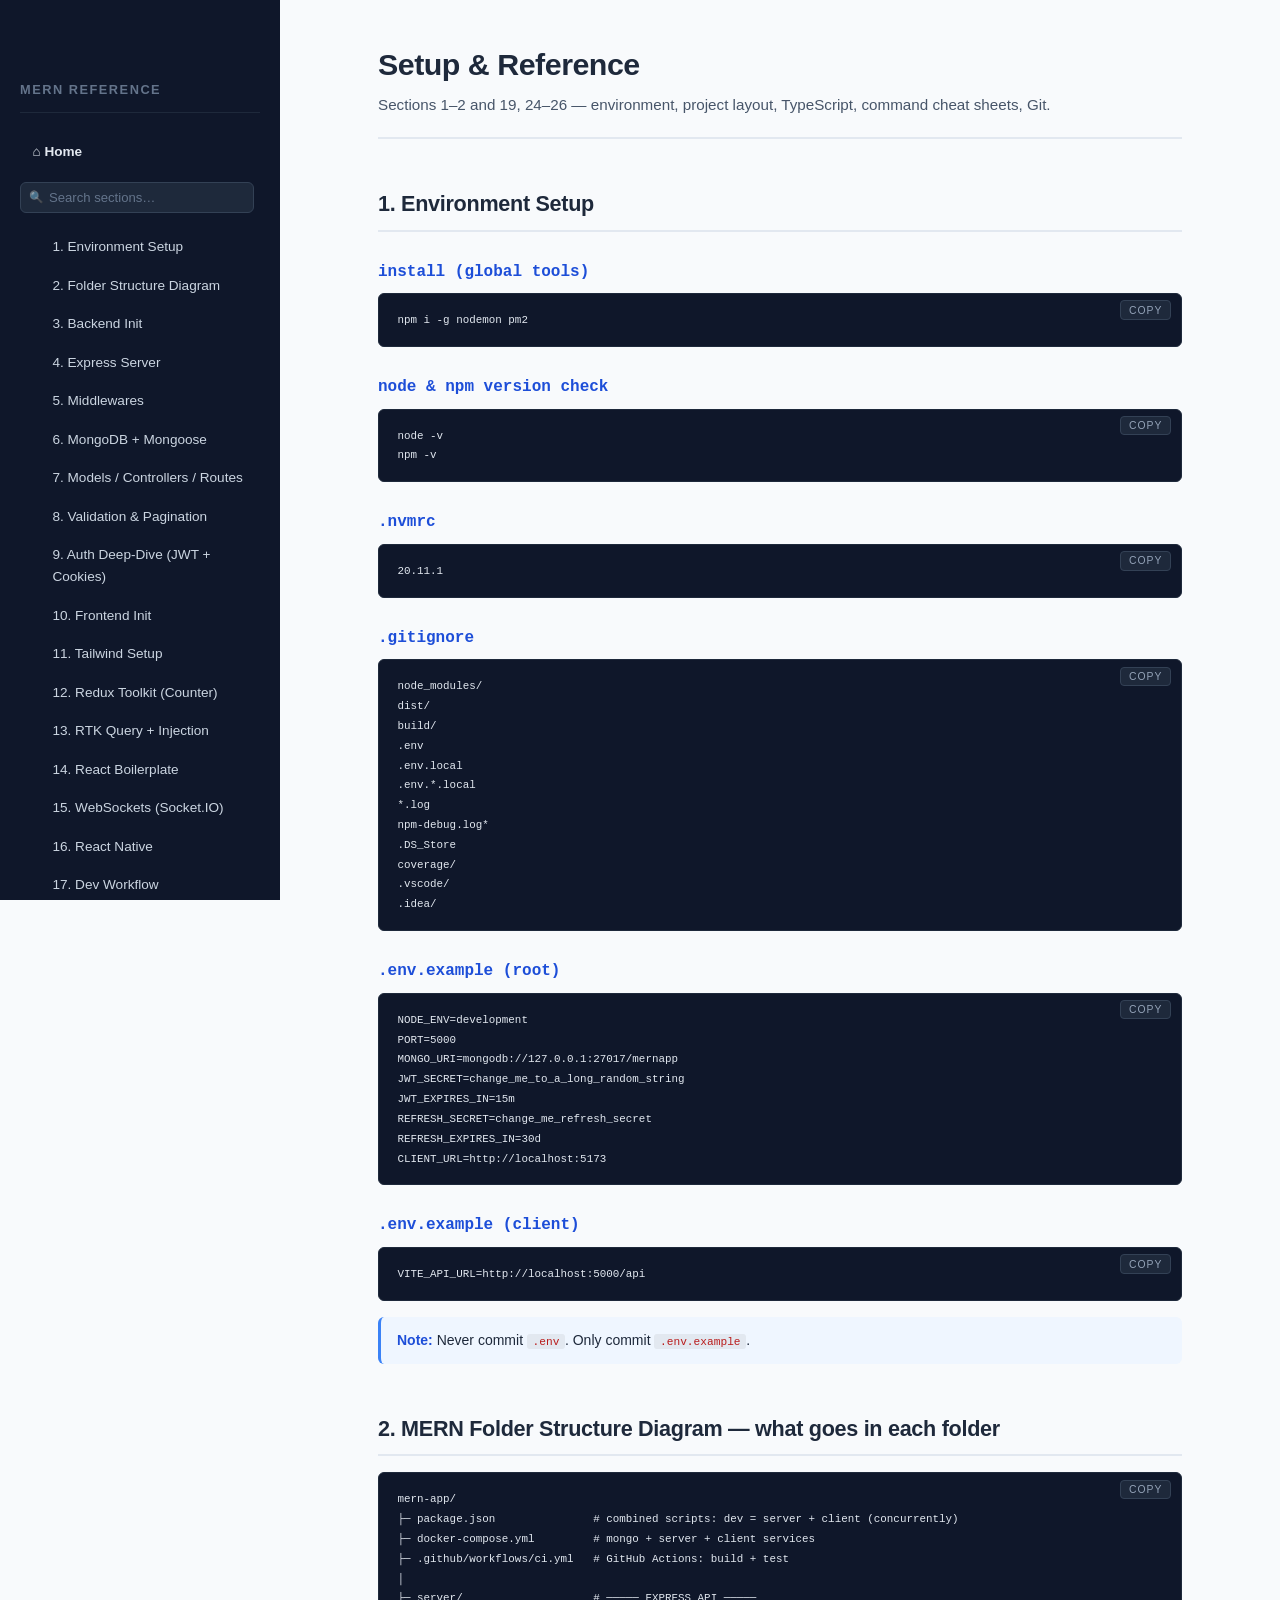
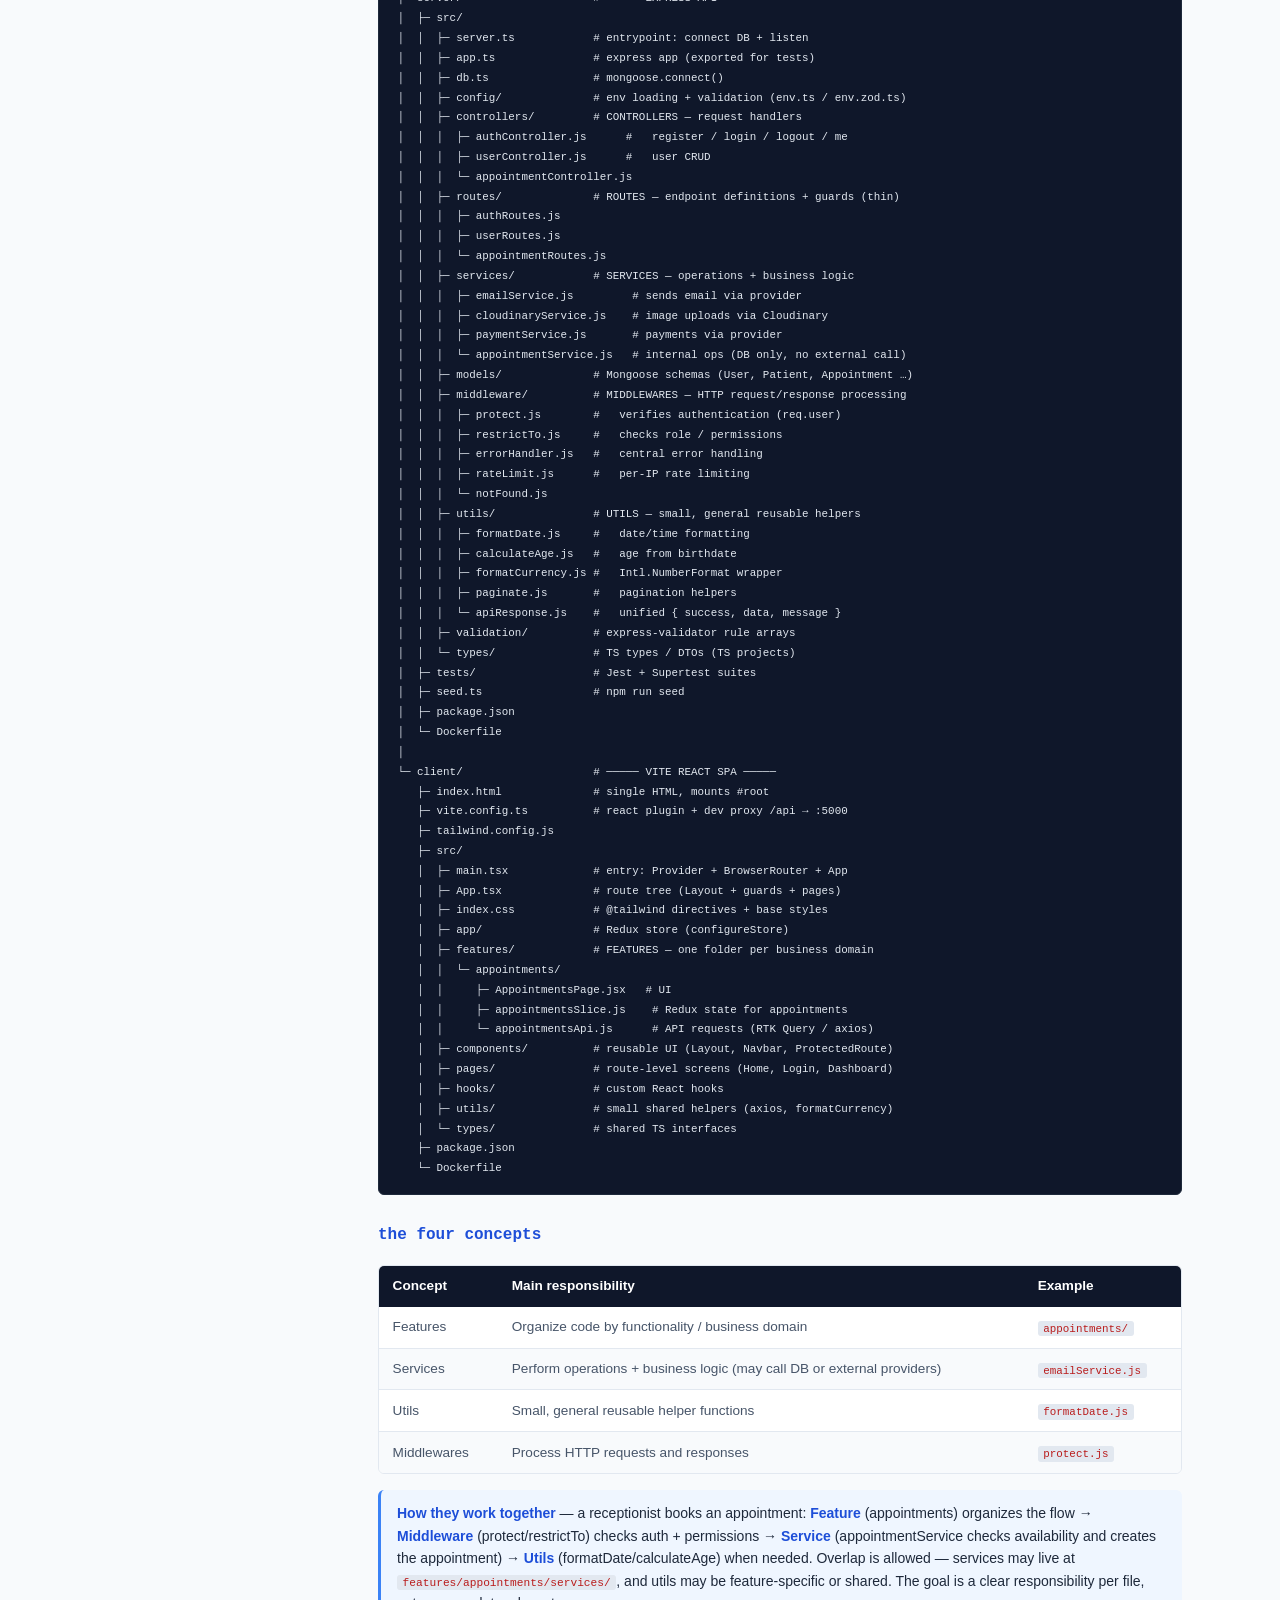
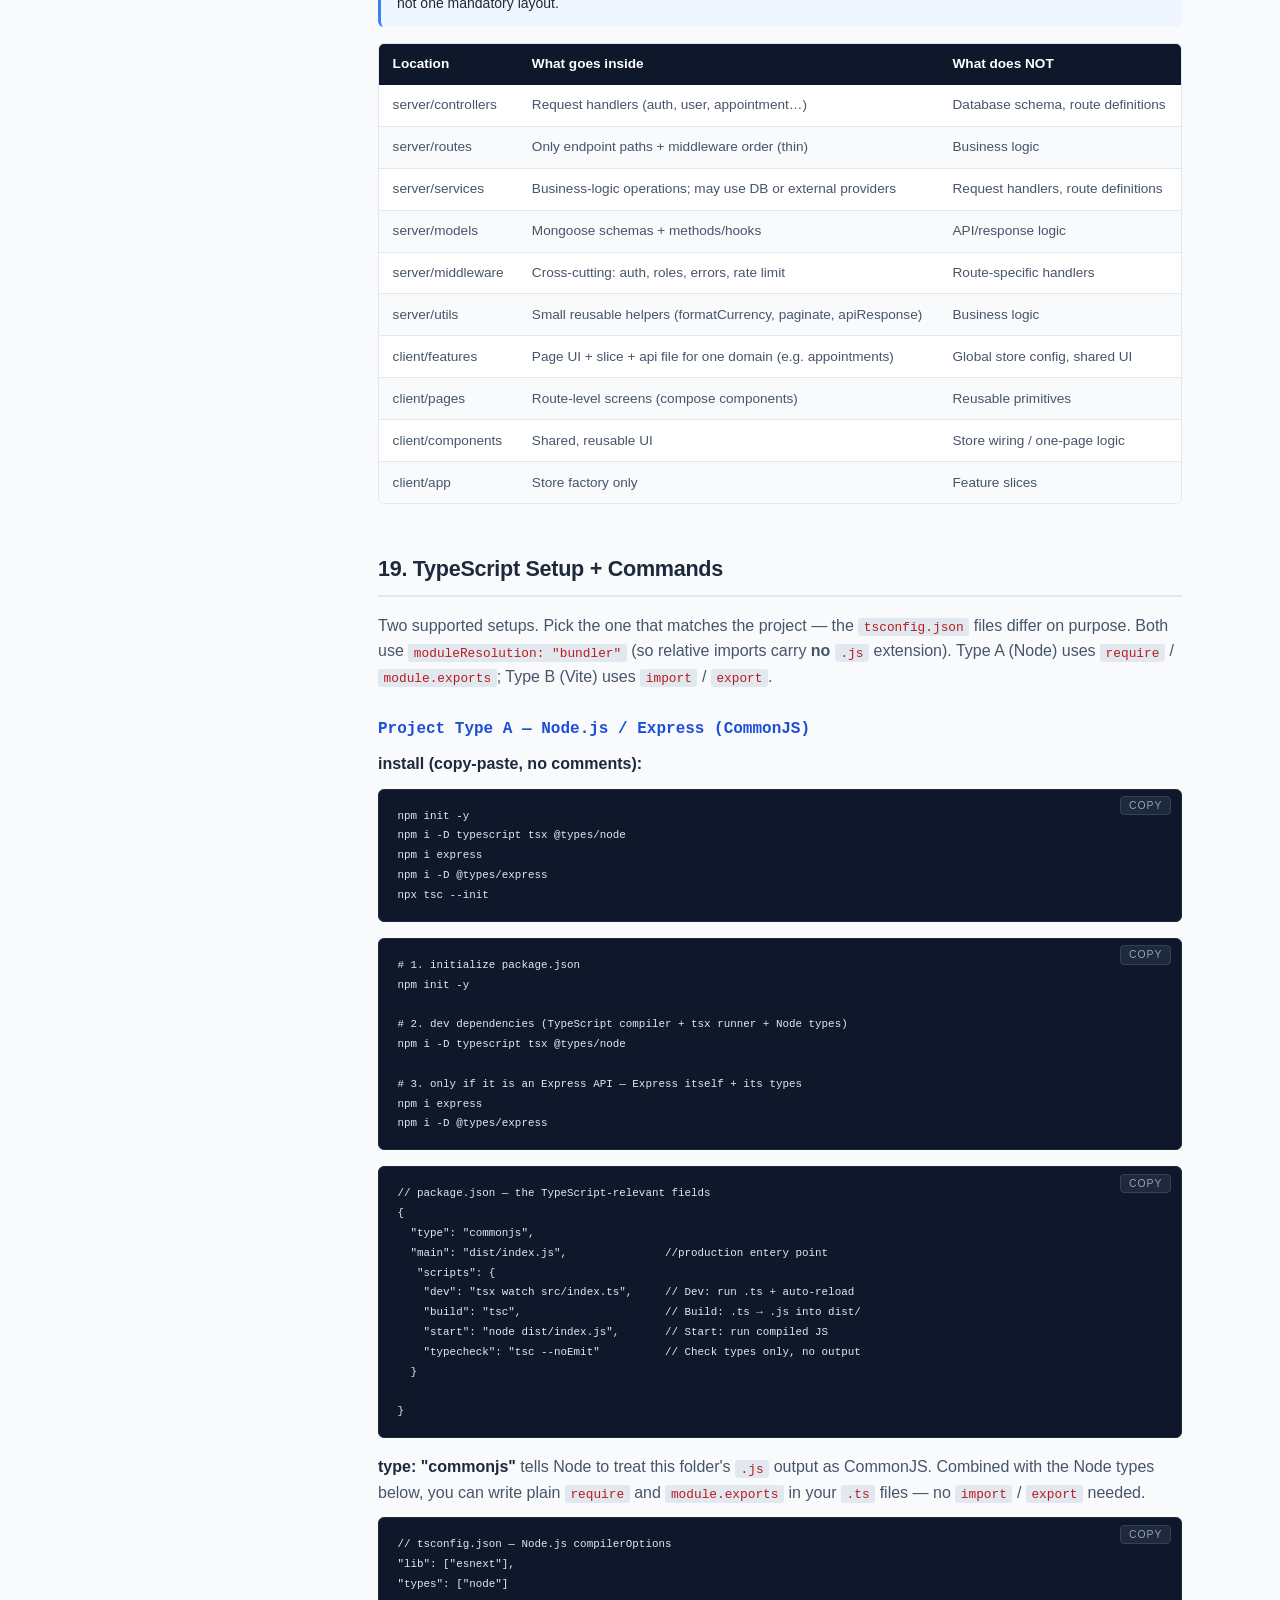
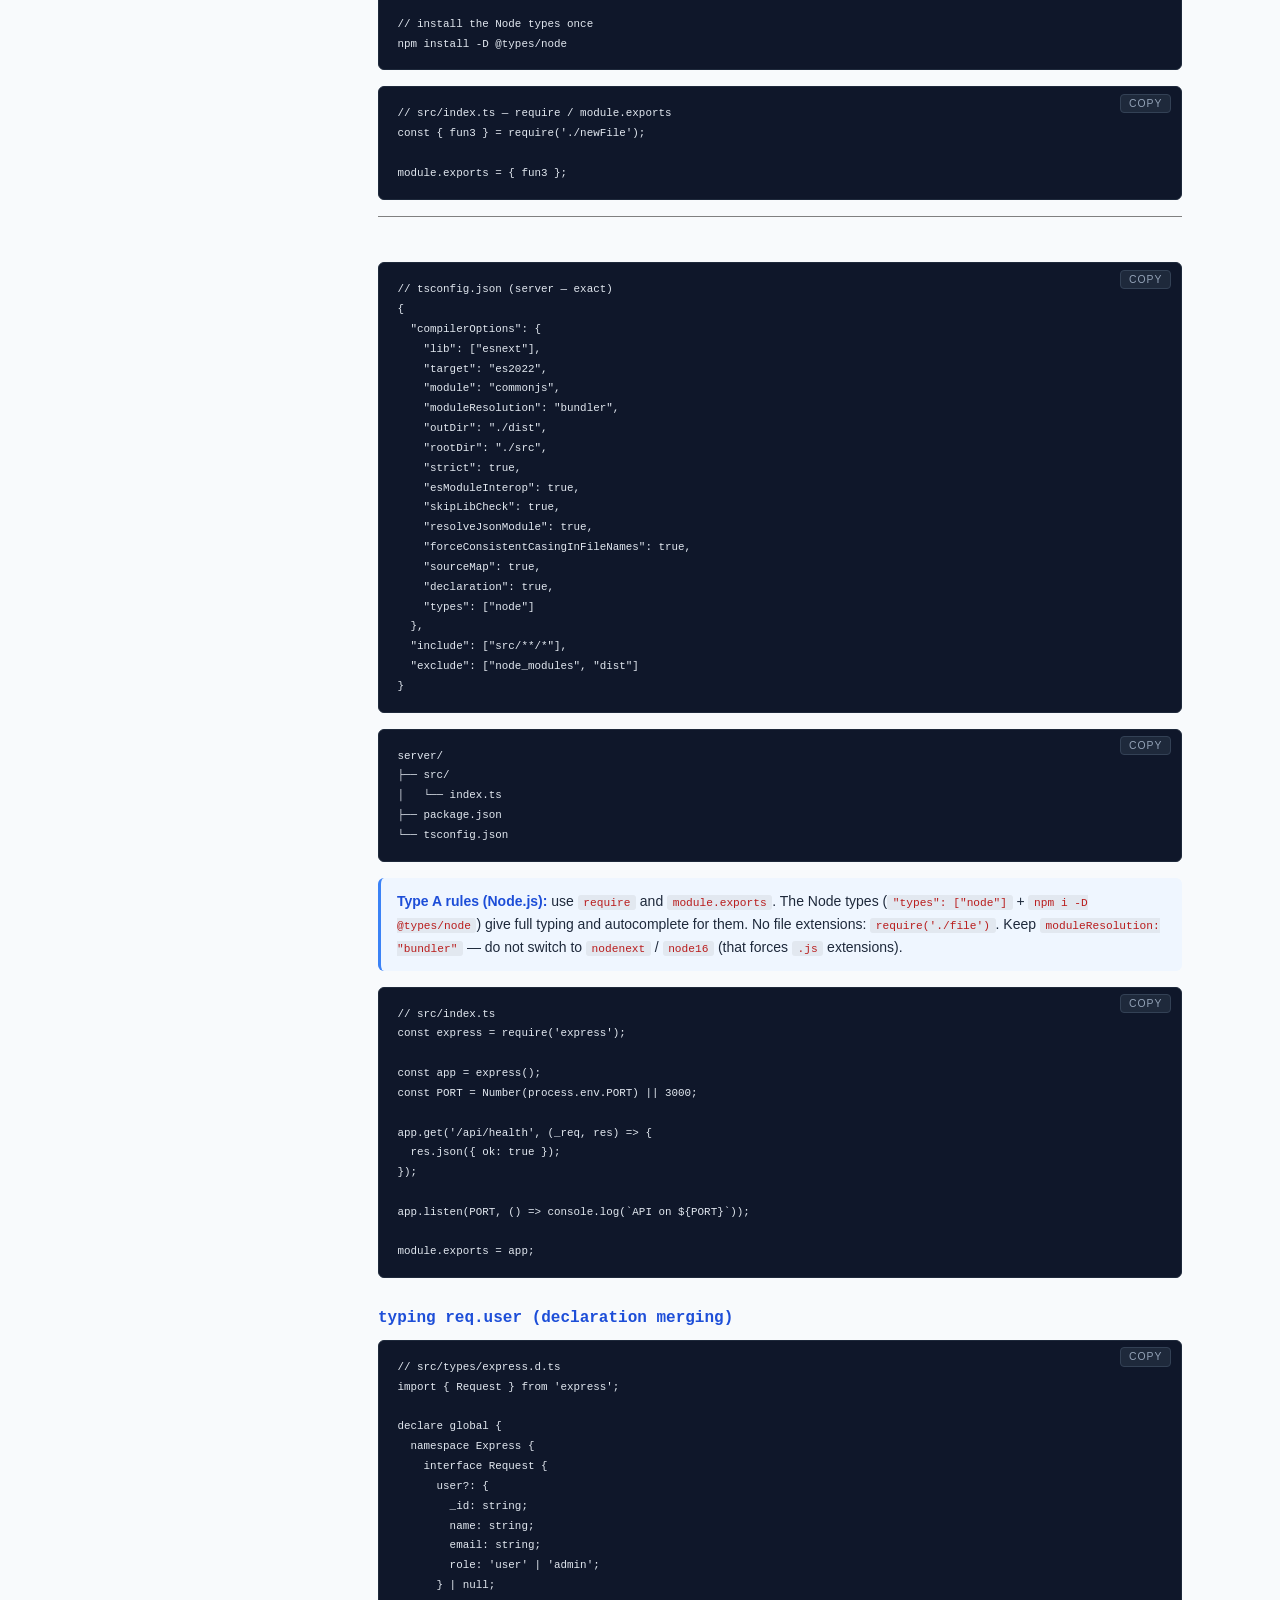
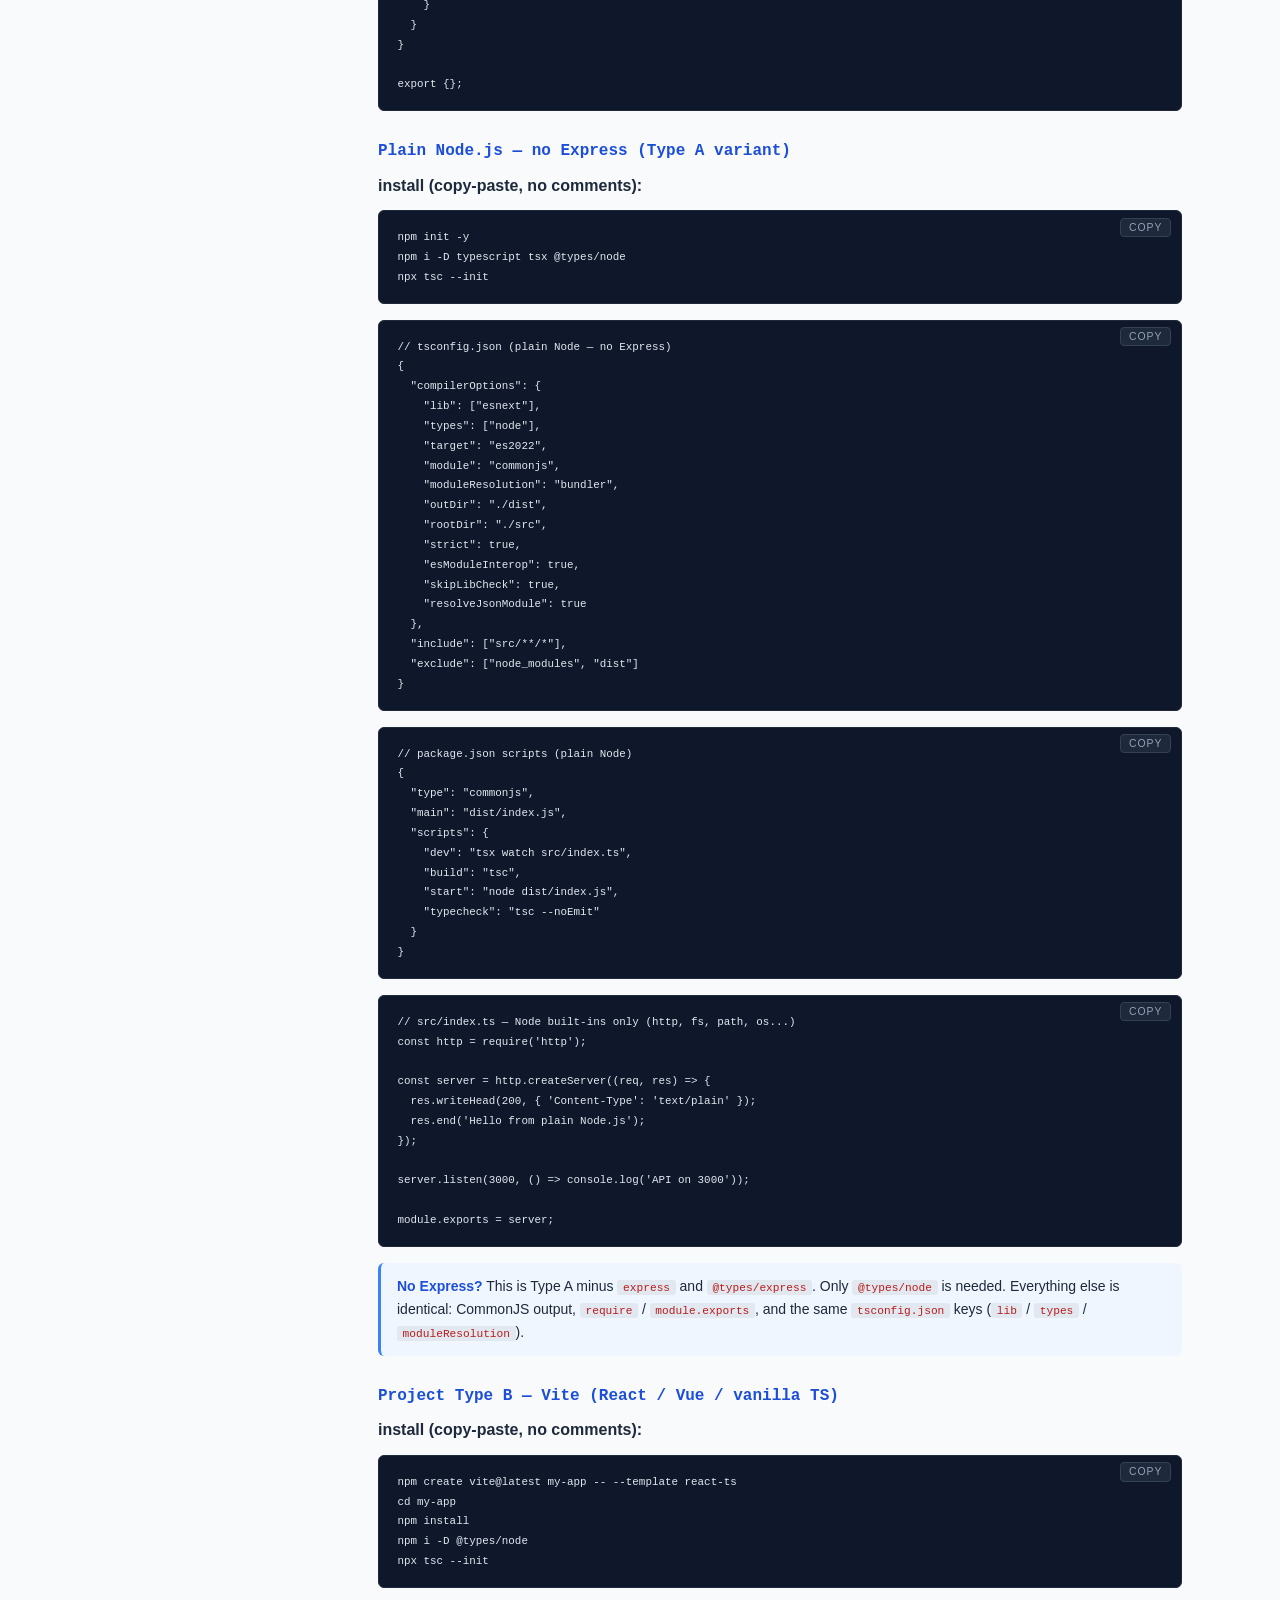
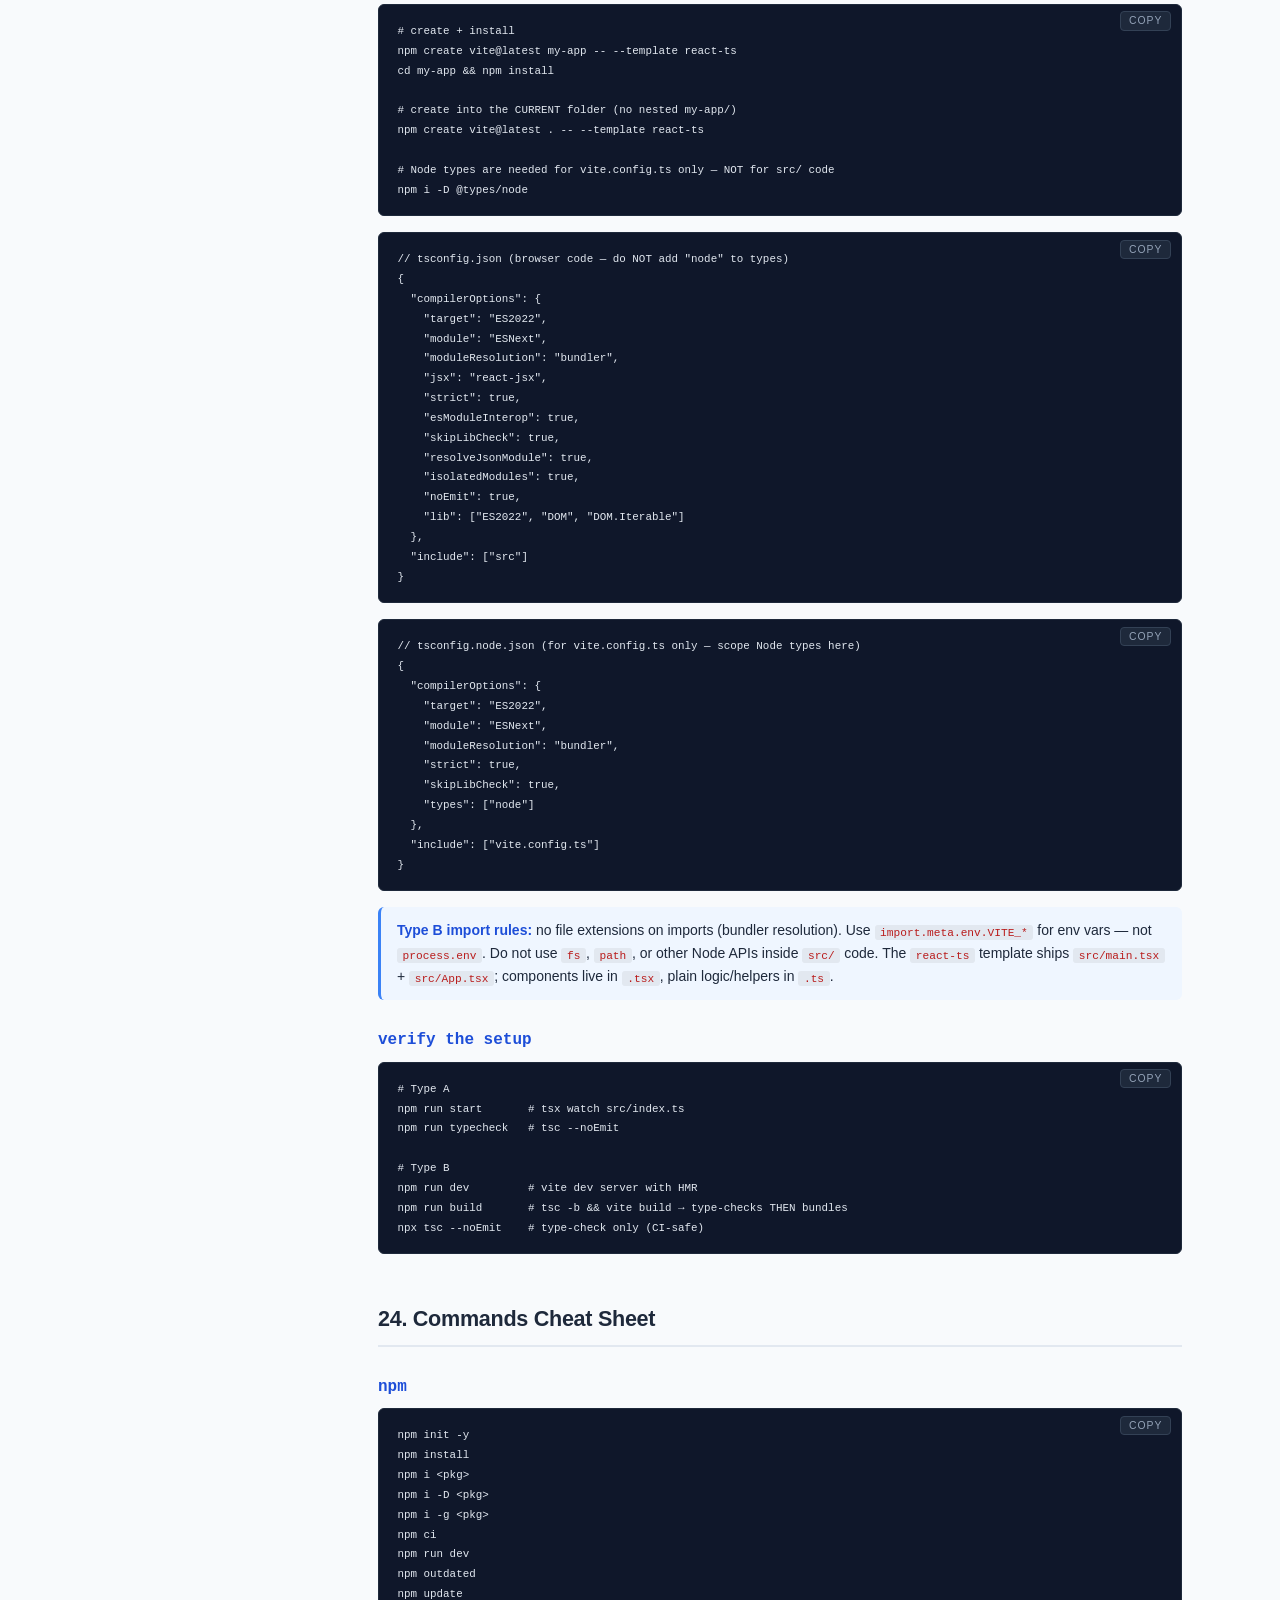
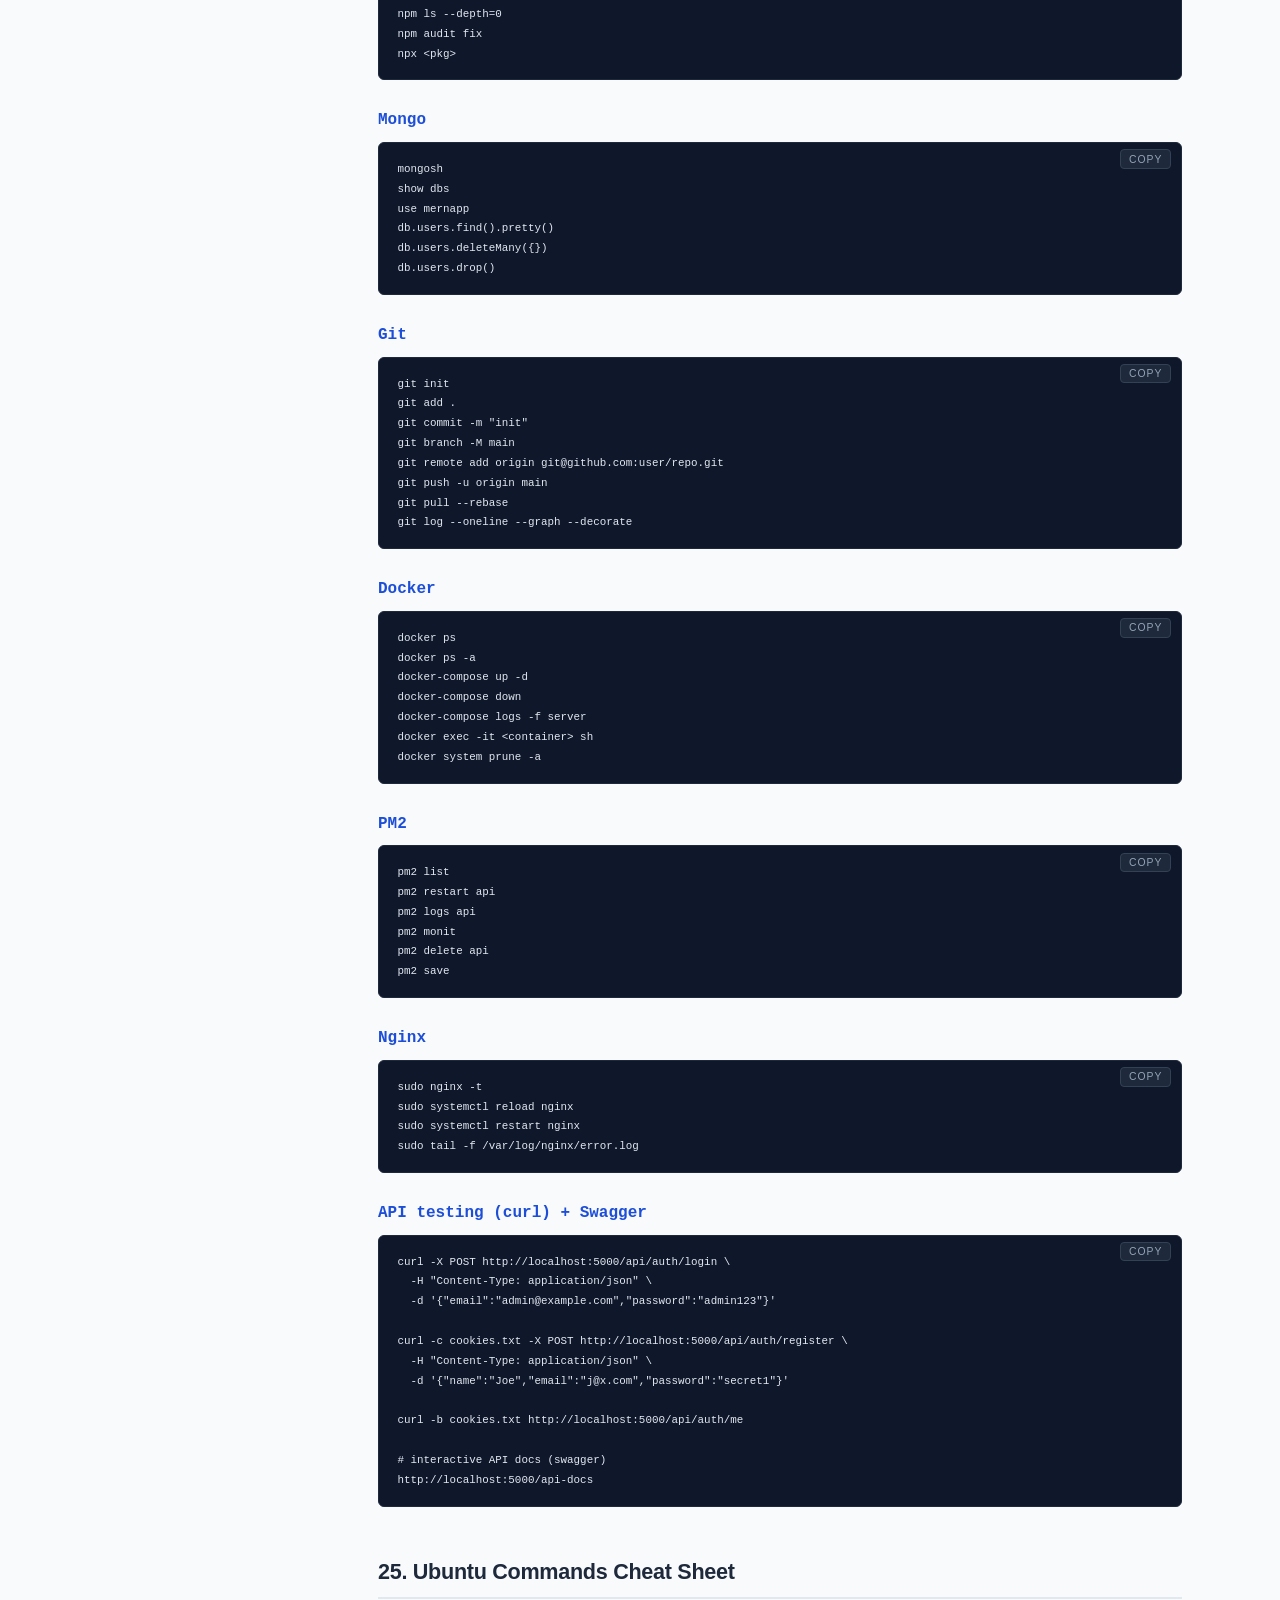
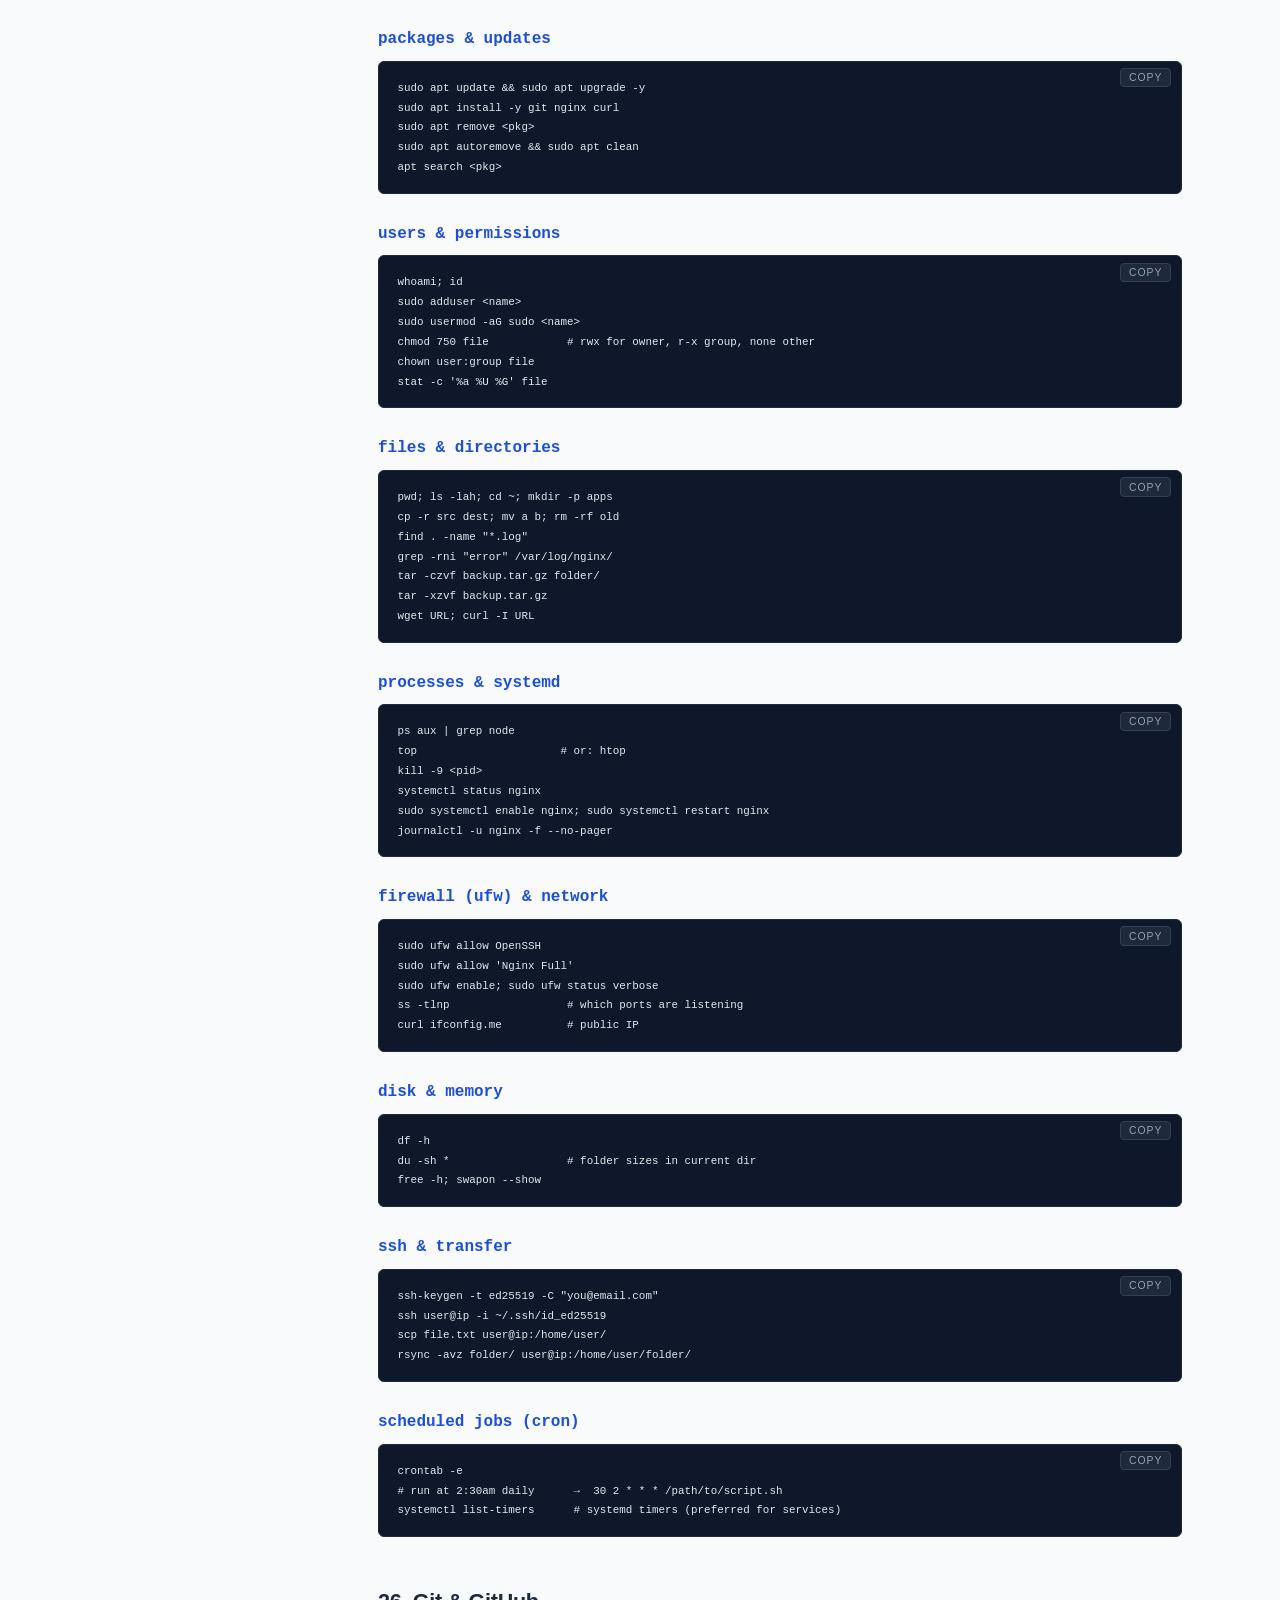
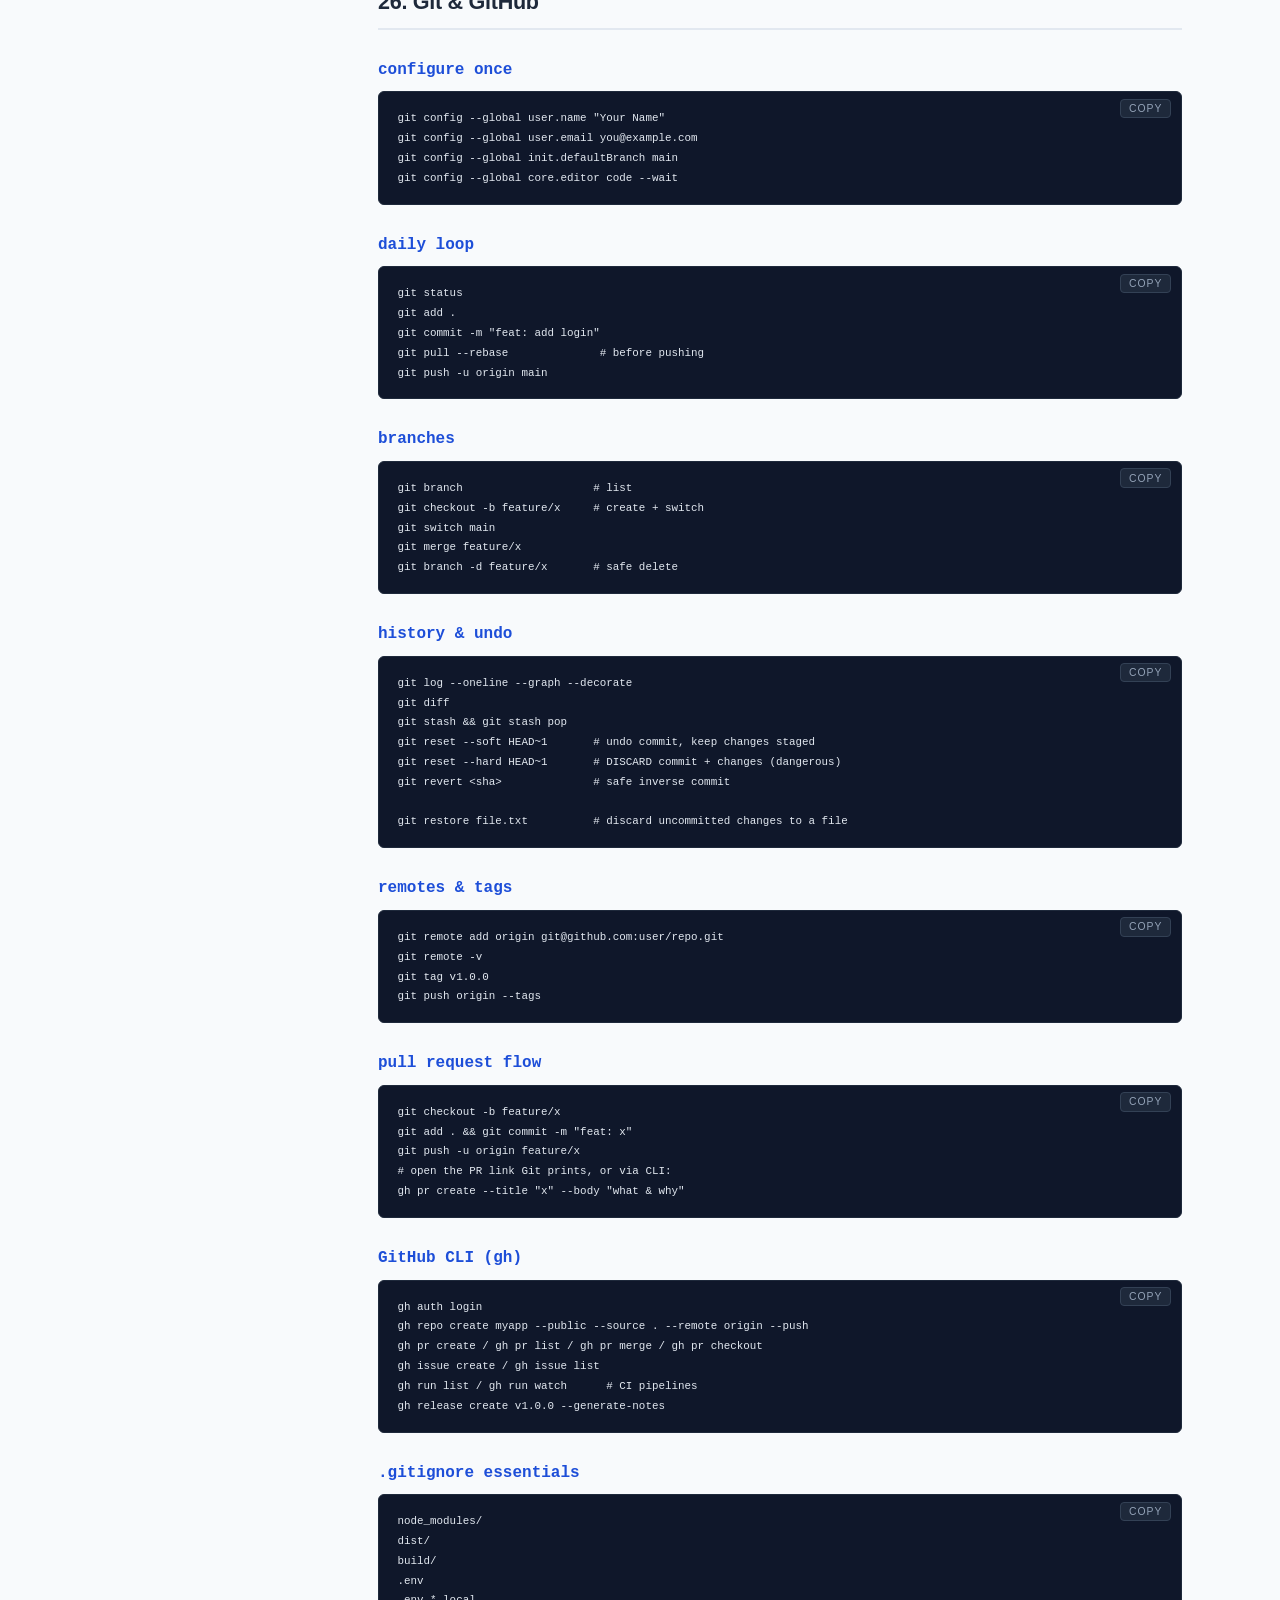
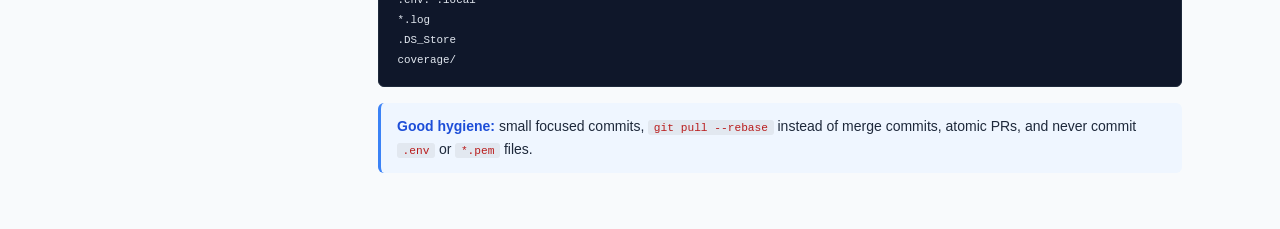
<file: reference/reference.html>
<!doctype html>
<html lang="en">
  <head>
    <meta charset="UTF-8" />
    <meta name="viewport" content="width=device-width, initial-scale=1.0" />
    <title>MERN Reference — Setup & Cheat Sheets</title>
    <link rel="stylesheet" href="../css/styles.css" />
  </head>
  <body>
    <button class="menu-toggle" id="menuToggle" aria-label="Toggle navigation">
      ☰
    </button>
    <div class="overlay" id="overlay"></div>

    <nav class="sidebar" id="sidebar">
      <h2>MERN Reference</h2>
      <p class="sidebar-home-top"><a href="../index.html">⌂ Home</a></p>
      <div class="search-wrap">
        <div class="search-field">
          <input
            type="search"
            id="navSearch"
            class="nav-search"
            placeholder="Search sections…"
            autocomplete="off"
            aria-label="Search sections"
          />
        </div>
        <span id="searchCount" class="search-count"></span>
      </div>
      <ul id="navList">
        <li><a href="../reference/reference.html#s1">1. Environment Setup</a></li>
        <li><a href="../reference/reference.html#s2">2. Folder Structure Diagram</a></li>
        <li><a href="../backend/backend.html#s3">3. Backend Init</a></li>
        <li><a href="../backend/backend.html#s4">4. Express Server</a></li>
        <li><a href="../backend/backend.html#s5">5. Middlewares</a></li>
        <li><a href="../backend/backend.html#s6">6. MongoDB + Mongoose</a></li>
        <li><a href="../backend/backend.html#s7">7. Models / Controllers / Routes</a></li>
        <li><a href="../backend/backend.html#s8">8. Validation &amp; Pagination</a></li>
        <li><a href="../backend/backend.html#s9">9. Auth Deep-Dive (JWT + Cookies)</a></li>
        <li><a href="../frontend/frontend.html#s10">10. Frontend Init</a></li>
        <li><a href="../frontend/frontend.html#s11">11. Tailwind Setup</a></li>
        <li><a href="../frontend/frontend.html#s12">12. Redux Toolkit (Counter)</a></li>
        <li><a href="../frontend/frontend.html#s13">13. RTK Query + Injection</a></li>
        <li><a href="../frontend/frontend.html#s14">14. React Boilerplate</a></li>
        <li><a href="../frontend/frontend.html#s15">15. WebSockets (Socket.IO)</a></li>
        <li><a href="../frontend/frontend.html#s16">16. React Native</a></li>
        <li><a href="../devops/devops.html#s17">17. Dev Workflow</a></li>
        <li>
          <a href="../devops/devops.html#s18">18. Testing (Jest + Supertest / Vitest)</a>
          <ul>
            <li><a href="../devops/devops.html#s18a">A. API — Jest + Supertest</a></li>
            <li><a href="../devops/devops.html#s18b">B. UI — Vitest + RTL</a></li>
          </ul>
        </li>
        <li>
          <a href="../reference/reference.html#s19">19. TypeScript Setup + Commands</a>
          <ul>
            <li><a href="../reference/reference.html#s19a">A. Node / Express (CommonJS)</a></li>
            <li><a href="../reference/reference.html#s19b">B. Vite (React / Vue)</a></li>
          </ul>
        </li>
        <li><a href="../devops/devops.html#s20">20. CI/CD + Docs</a></li>
        <li><a href="../devops/devops.html#s21">21. Docker Setup</a></li>
        <li><a href="../devops/devops.html#s22">22. VPS + Nginx + SSL</a></li>
        <li><a href="../devops/devops.html#s23">23. SSL &amp; Certificate Authority (CA)</a></li>
        <li><a href="../reference/reference.html#s24">24. Commands Cheat Sheet</a></li>
        <li><a href="../reference/reference.html#s25">25. Ubuntu Commands Cheat Sheet</a></li>
        <li><a href="../reference/reference.html#s26">26. Git &amp; GitHub</a></li>
        <li><a href="../frontend/frontend.html#s27">27. Other JS Libraries</a></li>
        <li><a href="../frontend/frontend.html#s28">28. Frontend — Animations</a></li>
      </ul>
      <p id="searchEmpty" class="search-empty" hidden>No sections match.</p>
      <p class="sidebar-home"><a href="../index.html">⌂ back to index</a></p>
    </nav>

    <main class="main-content">
      <h1>Setup &amp; Reference</h1>
      <p class="subtitle">Sections 1–2 and 19, 24–26 — environment, project layout, TypeScript, command cheat sheets, Git.</p>

      <!-- ==================== SECTION 1 ==================== -->
      <h2 id="s1">1. Environment Setup</h2>

      <h3>install (global tools)</h3>
      <pre><code>npm i -g nodemon pm2</code></pre>

      <h3>node &amp; npm version check</h3>
      <pre><code>node -v
npm -v</code></pre>

      <h3>.nvmrc</h3>
      <pre><code>20.11.1</code></pre>

      <h3>.gitignore</h3>
      <pre><code>node_modules/
dist/
build/
.env
.env.local
.env.*.local
*.log
npm-debug.log*
.DS_Store
coverage/
.vscode/
.idea/</code></pre>

      <h3>.env.example (root)</h3>
      <pre><code>NODE_ENV=development
PORT=5000
MONGO_URI=mongodb://127.0.0.1:27017/mernapp
JWT_SECRET=change_me_to_a_long_random_string
JWT_EXPIRES_IN=15m
REFRESH_SECRET=change_me_refresh_secret
REFRESH_EXPIRES_IN=30d
CLIENT_URL=http://localhost:5173</code></pre>

      <h3>.env.example (client)</h3>
      <pre><code>VITE_API_URL=http://localhost:5000/api</code></pre>

      <div class="callout">
        <strong>Note:</strong> Never commit <code>.env</code>. Only commit
        <code>.env.example</code>.
      </div>

      <!-- ==================== SECTION 2 ==================== -->
      <h2 id="s2">
        2. MERN Folder Structure Diagram — what goes in each folder
      </h2>

      <pre><code>mern-app/
├─ package.json               # combined scripts: dev = server + client (concurrently)
├─ docker-compose.yml         # mongo + server + client services
├─ .github/workflows/ci.yml   # GitHub Actions: build + test
│
├─ server/                    # ───── EXPRESS API ─────
│  ├─ src/
│  │  ├─ server.ts            # entrypoint: connect DB + listen
│  │  ├─ app.ts               # express app (exported for tests)
│  │  ├─ db.ts                # mongoose.connect()
│  │  ├─ config/              # env loading + validation (env.ts / env.zod.ts)
│  │  ├─ controllers/         # CONTROLLERS — request handlers
│  │  │  ├─ authController.js      #   register / login / logout / me
│  │  │  ├─ userController.js      #   user CRUD
│  │  │  └─ appointmentController.js
│  │  ├─ routes/              # ROUTES — endpoint definitions + guards (thin)
│  │  │  ├─ authRoutes.js
│  │  │  ├─ userRoutes.js
│  │  │  └─ appointmentRoutes.js
│  │  ├─ services/            # SERVICES — operations + business logic
│  │  │  ├─ emailService.js         # sends email via provider
│  │  │  ├─ cloudinaryService.js    # image uploads via Cloudinary
│  │  │  ├─ paymentService.js       # payments via provider
│  │  │  └─ appointmentService.js   # internal ops (DB only, no external call)
│  │  ├─ models/              # Mongoose schemas (User, Patient, Appointment …)
│  │  ├─ middleware/          # MIDDLEWARES — HTTP request/response processing
│  │  │  ├─ protect.js        #   verifies authentication (req.user)
│  │  │  ├─ restrictTo.js     #   checks role / permissions
│  │  │  ├─ errorHandler.js   #   central error handling
│  │  │  ├─ rateLimit.js      #   per-IP rate limiting
│  │  │  └─ notFound.js
│  │  ├─ utils/               # UTILS — small, general reusable helpers
│  │  │  ├─ formatDate.js     #   date/time formatting
│  │  │  ├─ calculateAge.js   #   age from birthdate
│  │  │  ├─ formatCurrency.js #   Intl.NumberFormat wrapper
│  │  │  ├─ paginate.js       #   pagination helpers
│  │  │  └─ apiResponse.js    #   unified { success, data, message }
│  │  ├─ validation/          # express-validator rule arrays
│  │  └─ types/               # TS types / DTOs (TS projects)
│  ├─ tests/                  # Jest + Supertest suites
│  ├─ seed.ts                 # npm run seed
│  ├─ package.json
│  └─ Dockerfile
│
└─ client/                    # ───── VITE REACT SPA ─────
   ├─ index.html              # single HTML, mounts #root
   ├─ vite.config.ts          # react plugin + dev proxy /api → :5000
   ├─ tailwind.config.js
   ├─ src/
   │  ├─ main.tsx             # entry: Provider + BrowserRouter + App
   │  ├─ App.tsx              # route tree (Layout + guards + pages)
   │  ├─ index.css            # @tailwind directives + base styles
   │  ├─ app/                 # Redux store (configureStore)
   │  ├─ features/            # FEATURES — one folder per business domain
   │  │  └─ appointments/
   │  │     ├─ AppointmentsPage.jsx   # UI
   │  │     ├─ appointmentsSlice.js    # Redux state for appointments
   │  │     └─ appointmentsApi.js      # API requests (RTK Query / axios)
   │  ├─ components/          # reusable UI (Layout, Navbar, ProtectedRoute)
   │  ├─ pages/               # route-level screens (Home, Login, Dashboard)
   │  ├─ hooks/               # custom React hooks
   │  ├─ utils/               # small shared helpers (axios, formatCurrency)
   │  └─ types/               # shared TS interfaces
   ├─ package.json
   └─ Dockerfile</code></pre>

      <h3>the four concepts</h3>
      <div class="table-wrapper">
        <table>
          <thead>
            <tr>
              <th>Concept</th>
              <th>Main responsibility</th>
              <th>Example</th>
            </tr>
          </thead>
          <tbody>
            <tr>
              <td>Features</td>
              <td>Organize code by functionality / business domain</td>
              <td><code>appointments/</code></td>
            </tr>
            <tr>
              <td>Services</td>
              <td>
                Perform operations + business logic (may call DB or external
                providers)
              </td>
              <td><code>emailService.js</code></td>
            </tr>
            <tr>
              <td>Utils</td>
              <td>Small, general reusable helper functions</td>
              <td><code>formatDate.js</code></td>
            </tr>
            <tr>
              <td>Middlewares</td>
              <td>Process HTTP requests and responses</td>
              <td><code>protect.js</code></td>
            </tr>
          </tbody>
        </table>
      </div>

      <div class="callout">
        <strong>How they work together</strong> — a receptionist books an
        appointment: <strong>Feature</strong> (appointments) organizes the flow
        → <strong>Middleware</strong> (protect/restrictTo) checks auth +
        permissions → <strong>Service</strong> (appointmentService checks
        availability and creates the appointment) →
        <strong>Utils</strong> (formatDate/calculateAge) when needed. Overlap is
        allowed — services may live at
        <code>features/appointments/services/</code>, and utils may be
        feature-specific or shared. The goal is a clear responsibility per file,
        not one mandatory layout.
      </div>

      <div class="table-wrapper">
        <table>
          <thead>
            <tr>
              <th>Location</th>
              <th>What goes inside</th>
              <th>What does NOT</th>
            </tr>
          </thead>
          <tbody>
            <tr>
              <td>server/controllers</td>
              <td>Request handlers (auth, user, appointment…)</td>
              <td>Database schema, route definitions</td>
            </tr>
            <tr>
              <td>server/routes</td>
              <td>Only endpoint paths + middleware order (thin)</td>
              <td>Business logic</td>
            </tr>
            <tr>
              <td>server/services</td>
              <td>
                Business-logic operations; may use DB or external providers
              </td>
              <td>Request handlers, route definitions</td>
            </tr>
            <tr>
              <td>server/models</td>
              <td>Mongoose schemas + methods/hooks</td>
              <td>API/response logic</td>
            </tr>
            <tr>
              <td>server/middleware</td>
              <td>Cross-cutting: auth, roles, errors, rate limit</td>
              <td>Route-specific handlers</td>
            </tr>
            <tr>
              <td>server/utils</td>
              <td>
                Small reusable helpers (formatCurrency, paginate, apiResponse)
              </td>
              <td>Business logic</td>
            </tr>
            <tr>
              <td>client/features</td>
              <td>
                Page UI + slice + api file for one domain (e.g. appointments)
              </td>
              <td>Global store config, shared UI</td>
            </tr>
            <tr>
              <td>client/pages</td>
              <td>Route-level screens (compose components)</td>
              <td>Reusable primitives</td>
            </tr>
            <tr>
              <td>client/components</td>
              <td>Shared, reusable UI</td>
              <td>Store wiring / one-page logic</td>
            </tr>
            <tr>
              <td>client/app</td>
              <td>Store factory only</td>
              <td>Feature slices</td>
            </tr>
          </tbody>
        </table>
      </div>

      <!-- ==================== SECTION 19 ==================== -->
      <h2 id="s19">19. TypeScript Setup + Commands</h2>

      <p>
        Two supported setups. Pick the one that matches the project — the
        <code>tsconfig.json</code> files differ on purpose. Both use
        <code>moduleResolution: "bundler"</code> (so relative imports carry
        <b>no</b> <code>.js</code> extension). Type A (Node) uses
        <code>require</code> / <code>module.exports</code>; Type B (Vite) uses
        <code>import</code> / <code>export</code>.
      </p>

      <h3 id="s19a">Project Type A — Node.js / Express (CommonJS)</h3>
      <p><strong>install (copy-paste, no comments):</strong></p>
      <pre><code>npm init -y
npm i -D typescript tsx @types/node
npm i express
npm i -D @types/express
npx tsc --init</code></pre>
      <pre><code># 1. initialize package.json
npm init -y

# 2. dev dependencies (TypeScript compiler + tsx runner + Node types)
npm i -D typescript tsx @types/node

# 3. only if it is an Express API — Express itself + its types
npm i express
npm i -D @types/express</code></pre>

      <pre><code>// package.json — the TypeScript-relevant fields
{
  "type": "commonjs",
  "main": "dist/index.js",               //production entery point
   "scripts": {
    "dev": "tsx watch src/index.ts",     // Dev: run .ts + auto-reload
    "build": "tsc",                      // Build: .ts → .js into dist/
    "start": "node dist/index.js",       // Start: run compiled JS
    "typecheck": "tsc --noEmit"          // Check types only, no output
  }
    
}</code></pre>
      <p>
        <strong>type: "commonjs"</strong> tells Node to treat this folder's
        <code>.js</code> output as CommonJS. Combined with the Node types below,
        you can write plain <code>require</code> and
        <code>module.exports</code> in your <code>.ts</code> files — no
        <code>import</code> / <code>export</code> needed.
      </p>

      <pre><code>// tsconfig.json — Node.js compilerOptions
"lib": ["esnext"],
"types": ["node"]

// install the Node types once
npm install -D @types/node</code></pre>

      <pre><code>// src/index.ts — require / module.exports
const { fun3 } = require('./newFile');

module.exports = { fun3 };</code></pre>
<hr style="border: none; border-top: 1px solid gray; margin: 12px 0;">
<br>

      <pre><code>// tsconfig.json (server — exact)
{
  "compilerOptions": {
    "lib": ["esnext"],
    "target": "es2022",
    "module": "commonjs",
    "moduleResolution": "bundler",
    "outDir": "./dist",
    "rootDir": "./src",
    "strict": true,
    "esModuleInterop": true,
    "skipLibCheck": true,
    "resolveJsonModule": true,
    "forceConsistentCasingInFileNames": true,
    "sourceMap": true,
    "declaration": true,
    "types": ["node"]
  },
  "include": ["src/**/*"],
  "exclude": ["node_modules", "dist"]
}</code></pre>

      <pre><code>server/
├── src/
│   └── index.ts
├── package.json
└── tsconfig.json</code></pre>

      <div class="callout">
        <strong>Type A rules (Node.js):</strong> use <code>require</code> and
        <code>module.exports</code>. The Node types
        (<code>"types": ["node"]</code> + <code>npm i -D @types/node</code>)
        give full typing and autocomplete for them. No file extensions:
        <code>require('./file')</code>. Keep
        <code>moduleResolution: "bundler"</code> — do not switch to
        <code>nodenext</code> / <code>node16</code> (that forces
        <code>.js</code> extensions).
      </div>

      <pre><code>// src/index.ts
const express = require('express');

const app = express();
const PORT = Number(process.env.PORT) || 3000;

app.get('/api/health', (_req, res) =&gt; {
  res.json({ ok: true });
});

app.listen(PORT, () =&gt; console.log(`API on ${PORT}`));

module.exports = app;</code></pre>

      <h3>typing req.user (declaration merging)</h3>
      <pre><code>// src/types/express.d.ts
import { Request } from 'express';

declare global {
  namespace Express {
    interface Request {
      user?: {
        _id: string;
        name: string;
        email: string;
        role: 'user' | 'admin';
      } | null;
    }
  }
}

export {};</code></pre>

      <h3>Plain Node.js — no Express (Type A variant)</h3>
      <p><strong>install (copy-paste, no comments):</strong></p>
      <pre><code>npm init -y
npm i -D typescript tsx @types/node
npx tsc --init</code></pre>

      <pre><code>// tsconfig.json (plain Node — no Express)
{
  "compilerOptions": {
    "lib": ["esnext"],
    "types": ["node"],
    "target": "es2022",
    "module": "commonjs",
    "moduleResolution": "bundler",
    "outDir": "./dist",
    "rootDir": "./src",
    "strict": true,
    "esModuleInterop": true,
    "skipLibCheck": true,
    "resolveJsonModule": true
  },
  "include": ["src/**/*"],
  "exclude": ["node_modules", "dist"]
}</code></pre>

      <pre><code>// package.json scripts (plain Node)
{
  "type": "commonjs",
  "main": "dist/index.js",
  "scripts": {
    "dev": "tsx watch src/index.ts",
    "build": "tsc",
    "start": "node dist/index.js",
    "typecheck": "tsc --noEmit"
  }
}</code></pre>

      <pre><code>// src/index.ts — Node built-ins only (http, fs, path, os...)
const http = require('http');

const server = http.createServer((req, res) =&gt; {
  res.writeHead(200, { 'Content-Type': 'text/plain' });
  res.end('Hello from plain Node.js');
});

server.listen(3000, () =&gt; console.log('API on 3000'));

module.exports = server;</code></pre>

      <div class="callout">
        <strong>No Express?</strong> This is Type A minus
        <code>express</code> and <code>@types/express</code>. Only
        <code>@types/node</code> is needed. Everything else is identical:
        CommonJS output, <code>require</code> /
        <code>module.exports</code>, and the same
        <code>tsconfig.json</code> keys (<code>lib</code> /
        <code>types</code> / <code>moduleResolution</code>).
      </div>

      <h3 id="s19b">Project Type B — Vite (React / Vue / vanilla TS)</h3>
      <p><strong>install (copy-paste, no comments):</strong></p>
      <pre><code>npm create vite@latest my-app -- --template react-ts
cd my-app
npm install
npm i -D @types/node
npx tsc --init</code></pre>
      <pre><code># create + install
npm create vite@latest my-app -- --template react-ts
cd my-app &amp;&amp; npm install

# create into the CURRENT folder (no nested my-app/)
npm create vite@latest . -- --template react-ts

# Node types are needed for vite.config.ts only — NOT for src/ code
npm i -D @types/node</code></pre>

      <pre><code>// tsconfig.json (browser code — do NOT add "node" to types)
{
  "compilerOptions": {
    "target": "ES2022",
    "module": "ESNext",
    "moduleResolution": "bundler",
    "jsx": "react-jsx",
    "strict": true,
    "esModuleInterop": true,
    "skipLibCheck": true,
    "resolveJsonModule": true,
    "isolatedModules": true,
    "noEmit": true,
    "lib": ["ES2022", "DOM", "DOM.Iterable"]
  },
  "include": ["src"]
}</code></pre>

      <pre><code>// tsconfig.node.json (for vite.config.ts only — scope Node types here)
{
  "compilerOptions": {
    "target": "ES2022",
    "module": "ESNext",
    "moduleResolution": "bundler",
    "strict": true,
    "skipLibCheck": true,
    "types": ["node"]
  },
  "include": ["vite.config.ts"]
}</code></pre>

      <div class="callout">
        <strong>Type B import rules:</strong> no file extensions on imports
        (bundler resolution). Use <code>import.meta.env.VITE_*</code> for env
        vars — not <code>process.env</code>. Do not use <code>fs</code>,
        <code>path</code>, or other Node APIs inside <code>src/</code> code. The
        <code>react-ts</code> template ships <code>src/main.tsx</code> +
        <code>src/App.tsx</code>; components live in <code>.tsx</code>, plain
        logic/helpers in <code>.ts</code>.
      </div>

      <h3>verify the setup</h3>
      <pre><code># Type A
npm run start       # tsx watch src/index.ts
npm run typecheck   # tsc --noEmit

# Type B
npm run dev         # vite dev server with HMR
npm run build       # tsc -b &amp;&amp; vite build → type-checks THEN bundles
npx tsc --noEmit    # type-check only (CI-safe)</code></pre>

      <!-- ==================== SECTION 24 ==================== -->
      <h2 id="s24">24. Commands Cheat Sheet</h2>

      <h3>npm</h3>
      <pre><code>npm init -y
npm install
npm i &lt;pkg&gt;
npm i -D &lt;pkg&gt;
npm i -g &lt;pkg&gt;
npm ci
npm run dev
npm outdated
npm update
npm ls --depth=0
npm audit fix
npx &lt;pkg&gt;</code></pre>

      <h3>Mongo</h3>
      <pre><code>mongosh
show dbs
use mernapp
db.users.find().pretty()
db.users.deleteMany({})
db.users.drop()</code></pre>

      <h3>Git</h3>
      <pre><code>git init
git add .
git commit -m "init"
git branch -M main
git remote add origin git@github.com:user/repo.git
git push -u origin main
git pull --rebase
git log --oneline --graph --decorate</code></pre>

      <h3>Docker</h3>
      <pre><code>docker ps
docker ps -a
docker-compose up -d
docker-compose down
docker-compose logs -f server
docker exec -it &lt;container&gt; sh
docker system prune -a</code></pre>

      <h3>PM2</h3>
      <pre><code>pm2 list
pm2 restart api
pm2 logs api
pm2 monit
pm2 delete api
pm2 save</code></pre>

      <h3>Nginx</h3>
      <pre><code>sudo nginx -t
sudo systemctl reload nginx
sudo systemctl restart nginx
sudo tail -f /var/log/nginx/error.log</code></pre>

      <h3>API testing (curl) + Swagger</h3>
      <pre><code>curl -X POST http://localhost:5000/api/auth/login \
  -H "Content-Type: application/json" \
  -d '{"email":"admin@example.com","password":"admin123"}'

curl -c cookies.txt -X POST http://localhost:5000/api/auth/register \
  -H "Content-Type: application/json" \
  -d '{"name":"Joe","email":"j@x.com","password":"secret1"}'

curl -b cookies.txt http://localhost:5000/api/auth/me

# interactive API docs (swagger)
http://localhost:5000/api-docs</code></pre>

      <!-- ==================== SECTION 25 ==================== -->
      <h2 id="s25">25. Ubuntu Commands Cheat Sheet</h2>

      <h3>packages &amp; updates</h3>
      <pre><code>sudo apt update &amp;&amp; sudo apt upgrade -y
sudo apt install -y git nginx curl
sudo apt remove &lt;pkg&gt;
sudo apt autoremove &amp;&amp; sudo apt clean
apt search &lt;pkg&gt;</code></pre>

      <h3>users &amp; permissions</h3>
      <pre><code>whoami; id
sudo adduser &lt;name&gt;
sudo usermod -aG sudo &lt;name&gt;
chmod 750 file            # rwx for owner, r-x group, none other
chown user:group file
stat -c '%a %U %G' file</code></pre>

      <h3>files &amp; directories</h3>
      <pre><code>pwd; ls -lah; cd ~; mkdir -p apps
cp -r src dest; mv a b; rm -rf old
find . -name "*.log"
grep -rni "error" /var/log/nginx/
tar -czvf backup.tar.gz folder/
tar -xzvf backup.tar.gz
wget URL; curl -I URL</code></pre>

      <h3>processes &amp; systemd</h3>
      <pre><code>ps aux | grep node
top                      # or: htop
kill -9 &lt;pid&gt;
systemctl status nginx
sudo systemctl enable nginx; sudo systemctl restart nginx
journalctl -u nginx -f --no-pager</code></pre>

      <h3>firewall (ufw) &amp; network</h3>
      <pre><code>sudo ufw allow OpenSSH
sudo ufw allow 'Nginx Full'
sudo ufw enable; sudo ufw status verbose
ss -tlnp                  # which ports are listening
curl ifconfig.me          # public IP</code></pre>

      <h3>disk &amp; memory</h3>
      <pre><code>df -h
du -sh *                  # folder sizes in current dir
free -h; swapon --show</code></pre>

      <h3>ssh &amp; transfer</h3>
      <pre><code>ssh-keygen -t ed25519 -C "you@email.com"
ssh user@ip -i ~/.ssh/id_ed25519
scp file.txt user@ip:/home/user/
rsync -avz folder/ user@ip:/home/user/folder/</code></pre>

      <h3>scheduled jobs (cron)</h3>
      <pre><code>crontab -e
# run at 2:30am daily      →  30 2 * * * /path/to/script.sh
systemctl list-timers      # systemd timers (preferred for services)</code></pre>

      <!-- ==================== SECTION 26 ==================== -->
      <h2 id="s26">26. Git &amp; GitHub</h2>

      <h3>configure once</h3>
      <pre><code>git config --global user.name "Your Name"
git config --global user.email you@example.com
git config --global init.defaultBranch main
git config --global core.editor code --wait</code></pre>

      <h3>daily loop</h3>
      <pre><code>git status
git add .
git commit -m "feat: add login"
git pull --rebase              # before pushing
git push -u origin main</code></pre>

      <h3>branches</h3>
      <pre><code>git branch                    # list
git checkout -b feature/x     # create + switch
git switch main
git merge feature/x
git branch -d feature/x       # safe delete</code></pre>

      <h3>history &amp; undo</h3>
      <pre><code>git log --oneline --graph --decorate
git diff
git stash &amp;&amp; git stash pop
git reset --soft HEAD~1       # undo commit, keep changes staged
git reset --hard HEAD~1       # DISCARD commit + changes (dangerous)
git revert &lt;sha&gt;              # safe inverse commit

git restore file.txt          # discard uncommitted changes to a file</code></pre>

      <h3>remotes &amp; tags</h3>
      <pre><code>git remote add origin git@github.com:user/repo.git
git remote -v
git tag v1.0.0
git push origin --tags</code></pre>

      <h3>pull request flow</h3>
      <pre><code>git checkout -b feature/x
git add . &amp;&amp; git commit -m "feat: x"
git push -u origin feature/x
# open the PR link Git prints, or via CLI:
gh pr create --title "x" --body "what &amp; why"</code></pre>

      <h3>GitHub CLI (gh)</h3>
      <pre><code>gh auth login
gh repo create myapp --public --source . --remote origin --push
gh pr create / gh pr list / gh pr merge / gh pr checkout
gh issue create / gh issue list
gh run list / gh run watch      # CI pipelines
gh release create v1.0.0 --generate-notes</code></pre>

      <h3>.gitignore essentials</h3>
      <pre><code>node_modules/
dist/
build/
.env
.env.*.local
*.log
.DS_Store
coverage/</code></pre>

      <div class="callout">
        <strong>Good hygiene:</strong> small focused commits,
        <code>git pull --rebase</code> instead of merge commits, atomic PRs, and
        never commit <code>.env</code> or <code>*.pem</code> files.
      </div>
    </main>

    <script src="../js/main.js"></script>
  </body>
</html>
</file>
<file: css/styles.css>
/* --- Reset & Variables --- */
:root {
  --bg: #f8fafc;
  --text: #1e293b;
  --text-light: #475569;
  --accent: #3b82f6;
  --accent-dark: #1d4ed8;
  --sidebar-bg: #0f172a;
  --sidebar-text: #cbd5e1;
  --code-bg: #0f172a;
  --code-text: #e2e8f0;
  --border: #e2e8f0;
  --card: #ffffff;
  --callout-bg: #eff6ff;
  --callout-border: #3b82f6;
  --sidebar-width: 280px;
  --font-sans:
    -apple-system, BlinkMacSystemFont, "Segoe UI", Roboto, Helvetica,
    Arial, sans-serif;
  --font-mono:
    ui-monospace, SFMono-Regular, Menlo, Monaco, Consolas,
    "Liberation Mono", "Courier New", monospace;
}

* {
  box-sizing: border-box;
  margin: 0;
  padding: 0;
}

html {
  scroll-behavior: smooth;
  scroll-padding-top: 20px;
}

body {
  font-family: var(--font-sans);
  background: var(--bg);
  color: var(--text);
  line-height: 1.6;
  display: flex;
  min-height: 100vh;
}

/* --- Sidebar --- */
.sidebar {
  width: var(--sidebar-width);
  background: var(--sidebar-bg);
  color: var(--sidebar-text);
  height: 100vh;
  position: sticky;
  top: 0;
  overflow-y: auto;
  padding: 2rem 1.25rem;
  flex-shrink: 0;
  transition: transform 0.25s ease;
  z-index: 100;
}

.sidebar h2 {
  font-size: 0.8rem;
  text-transform: uppercase;
  letter-spacing: 1.5px;
  color: #64748b;
  margin-bottom: 1.25rem;
  padding-bottom: 0.75rem;
  border-bottom: 1px solid #1e293b;
}

.sidebar ul {
  list-style: none;
}
.sidebar li {
  margin-bottom: 0.15rem;
}
.sidebar ul ul {
  margin: 0.15rem 0 0.15rem 0.75rem;
}
.sidebar ul ul a {
  font-size: 0.78rem;
  padding: 0.3rem 0.65rem;
}

.sidebar a {
  color: var(--sidebar-text);
  text-decoration: none;
  display: block;
  padding: 0.45rem 0.65rem;
  border-radius: 5px;
  font-size: 0.85rem;
  transition:
    background 0.15s,
    color 0.15s;
  border-left: 2px solid transparent;
}

.sidebar a:hover {
  background: #1e293b;
  color: #fff;
}
.sidebar a.active {
  background: #1e293b;
  color: #fff;
  border-left-color: var(--accent);
  font-weight: 500;
}

/* --- Sidebar Search --- */
.search-wrap {
  display: flex;
  align-items: center;
  gap: 0.4rem;
  margin-bottom: 1rem;
}

.search-field {
  position: relative;
  flex: 1;
  min-width: 0;
}

.search-field::before {
  content: "🔍";
  position: absolute;
  left: 0.55rem;
  top: 50%;
  transform: translateY(-50%);
  font-size: 0.72rem;
  opacity: 0.7;
  pointer-events: none;
}

.nav-search {
  width: 100%;
  background: #1e293b;
  border: 1px solid #334155;
  color: #e2e8f0;
  padding: 0.45rem 0.6rem 0.45rem 1.75rem;
  border-radius: 6px;
  font-size: 0.82rem;
  font-family: var(--font-sans);
  outline: none;
  transition: border-color 0.15s;
}

.nav-search::placeholder {
  color: #64748b;
}

.nav-search:focus {
  border-color: var(--accent);
}

.search-count {
  font-size: 0.68rem;
  color: #64748b;
  white-space: nowrap;
  font-family: var(--font-mono);
}

.search-empty {
  color: #64748b;
  font-size: 0.8rem;
  padding: 0.35rem 0.2rem 0.8rem;
}

.sidebar li[hidden] {
  display: none;
}

.sidebar-home-top {
  margin-bottom: 0.75rem;
}

.sidebar-home-top a {
  display: inline-flex;
  align-items: center;
  gap: 0.4rem;
  color: #e2e8f0;
  text-decoration: none;
  font-weight: 600;
}

.sidebar-home-top a:hover {
  color: #38bdf8;
}

.sidebar-home {
  margin-top: 1rem;
  padding-top: 0.75rem;
  border-top: 1px solid #1e293b;
}

/* --- Mobile Toggle --- */
.menu-toggle {
  display: none;
  position: fixed;
  top: 1rem;
  left: 1rem;
  z-index: 200;
  background: var(--sidebar-bg);
  color: white;
  border: none;
  padding: 0.6rem 0.85rem;
  border-radius: 6px;
  cursor: pointer;
  font-size: 1.1rem;
  box-shadow: 0 2px 8px rgba(0, 0, 0, 0.15);
}

.overlay {
  display: none;
  position: fixed;
  inset: 0;
  background: rgba(0, 0, 0, 0.4);
  z-index: 90;
}
.overlay.open {
  display: block;
}

/* --- Main --- */
.main-content {
  flex: 1;
  padding: 2.5rem 3rem;
  max-width: 900px;
  margin: 0 auto;
  min-width: 0;
}

/* --- Typography --- */
h1 {
  font-size: 1.9rem;
  color: var(--text);
  margin-bottom: 0.25rem;
  font-weight: 700;
  letter-spacing: -0.5px;
}

.subtitle {
  color: var(--text-light);
  font-size: 0.95rem;
  margin-bottom: 2rem;
  padding-bottom: 1.25rem;
  border-bottom: 2px solid var(--border);
}

h2 {
  font-size: 1.35rem;
  color: var(--text);
  margin-top: 3rem;
  margin-bottom: 1rem;
  padding-bottom: 0.5rem;
  border-bottom: 2px solid var(--border);
  font-weight: 700;
  letter-spacing: -0.3px;
}

h3 {
  font-size: 1rem;
  color: var(--accent-dark);
  margin-top: 1.75rem;
  margin-bottom: 0.5rem;
  font-weight: 600;
  font-family: var(--font-mono);
}

p {
  margin-bottom: 0.75rem;
  color: var(--text-light);
}
strong {
  color: var(--text);
}
a {
  color: var(--accent);
  text-decoration: none;
}
a:hover {
  text-decoration: underline;
}

ul,
ol {
  margin-bottom: 0.75rem;
  padding-left: 1.25rem;
  color: var(--text-light);
}
li {
  margin-bottom: 0.25rem;
}

/* --- Callouts --- */
.callout {
  padding: 0.75rem 1rem;
  border-radius: 6px;
  margin: 1rem 0;
  background: var(--callout-bg);
  border-left: 3px solid var(--callout-border);
  font-size: 0.875rem;
  color: var(--text);
}
.callout strong {
  color: var(--accent-dark);
}
.callout p:last-child {
  margin-bottom: 0;
}

/* --- Tables --- */
.table-wrapper {
  overflow-x: auto;
  margin: 1rem 0;
  border-radius: 6px;
  border: 1px solid var(--border);
  background: var(--card);
}

table {
  width: 100%;
  border-collapse: collapse;
  font-size: 0.85rem;
  min-width: 400px;
}

th {
  background: var(--sidebar-bg);
  color: #fff;
  text-align: left;
  padding: 0.6rem 0.85rem;
  font-weight: 600;
}

td {
  padding: 0.6rem 0.85rem;
  border-bottom: 1px solid var(--border);
  color: var(--text-light);
  vertical-align: top;
}
tr:last-child td {
  border-bottom: none;
}
tr:nth-child(even) {
  background: #f8fafc;
}

/* --- Code Blocks --- */
pre {
  position: relative;
  background: var(--code-bg);
  color: var(--code-text);
  padding: 1rem 1.15rem;
  border-radius: 6px;
  overflow-x: auto;
  font-family: var(--font-mono);
  font-size: 0.8rem;
  line-height: 1.55;
  margin: 0.5rem 0 1rem;
  border: 1px solid #1e293b;
}

.copy-btn {
  position: absolute;
  top: 0.4rem;
  right: 0.6rem;
  font-size: 0.65rem;
  text-transform: uppercase;
  letter-spacing: 1px;
  font-family: var(--font-sans);
  color: #94a3b8;
  background: #1e293b;
  border: 1px solid #334155;
  padding: 0.2rem 0.5rem;
  border-radius: 4px;
  cursor: pointer;
  transition:
    color 0.15s,
    border-color 0.15s,
    background 0.15s;
}

.copy-btn:hover {
  color: #fff;
  border-color: var(--accent);
  background: #334155;
}

.copy-btn.copied {
  color: #34d399;
  border-color: #34d399;
}

code {
  font-family: var(--font-mono);
  font-size: 0.85em;
}

p code,
li code,
td code,
.callout code {
  background: #e2e8f0;
  color: #b91c1c;
  padding: 0.1rem 0.35rem;
  border-radius: 3px;
  font-size: 0.8em;
}

.callout code {
  overflow-wrap: anywhere;
}

/* --- Print --- */
@media print {
  .sidebar,
  .menu-toggle,
  .overlay {
    display: none !important;
  }
  .main-content {
    max-width: 100%;
    padding: 0;
    margin: 0;
  }
  body {
    display: block;
    background: #fff;
    color: #000;
  }
  h1,
  h2,
  h3 {
    color: #000;
    page-break-after: avoid;
  }
  pre {
    background: #f1f5f9;
    color: #000;
    border: 1px solid #ccc;
    white-space: pre-wrap;
    word-wrap: break-word;
    page-break-inside: avoid;
  }
  .copy-btn {
    display: none !important;
  }
  .table-wrapper {
    overflow: visible;
    border: 1px solid #ccc;
  }
  table {
    min-width: 0;
  }
  a {
    color: #000;
  }
}

/* --- Responsive --- */
@media (max-width: 900px) {
  .sidebar {
    position: fixed;
    transform: translateX(-100%);
  }
  .sidebar.open {
    transform: translateX(0);
  }
  .menu-toggle {
    display: block;
  }
  .main-content {
    padding: 4rem 1.25rem 2rem;
  }
  h1 {
    font-size: 1.5rem;
  }
  h2 {
    font-size: 1.15rem;
  }
}
</file>
